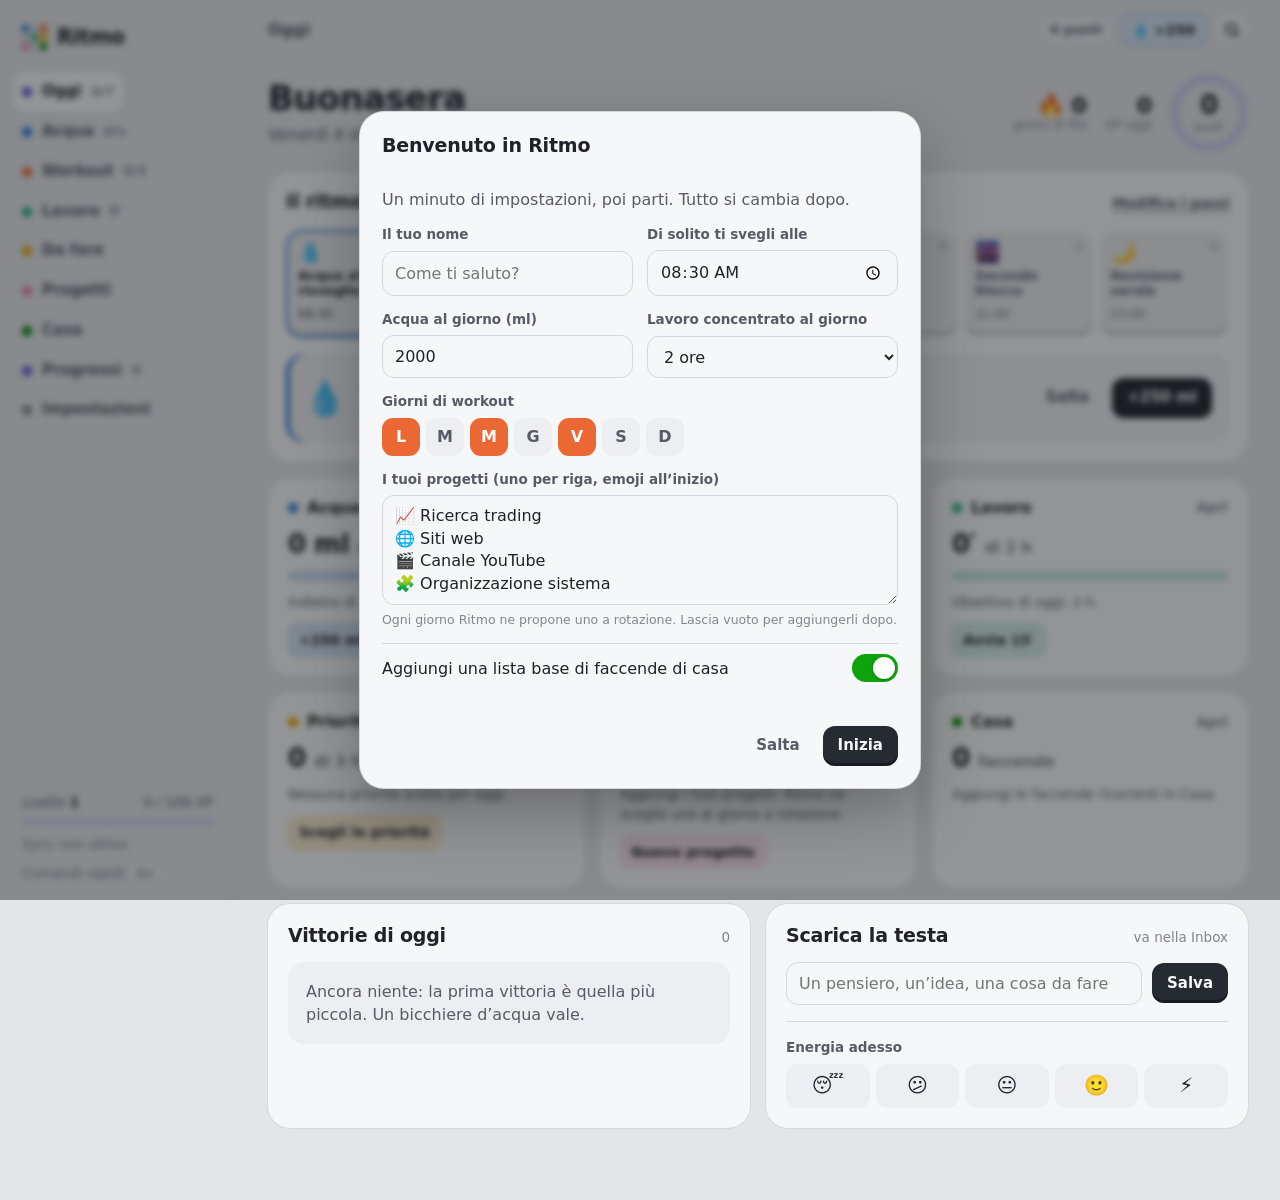
<file: docs/index.html>
<!DOCTYPE html>
<html lang="it">
<head>
<meta charset="utf-8">
<meta name="viewport" content="width=device-width, initial-scale=1, viewport-fit=cover">
<title>Ritmo</title>
<meta name="description" content="Ritmo: il tuo Daily OS. Acqua, workout, lavoro, attività, progetti e casa in un unico posto.">
<meta name="theme-color" content="#e3e5e8" media="(prefers-color-scheme: light)">
<meta name="theme-color" content="#101215" media="(prefers-color-scheme: dark)">
<meta name="mobile-web-app-capable" content="yes">
<meta name="apple-mobile-web-app-capable" content="yes">
<meta name="apple-mobile-web-app-title" content="Ritmo">
<meta name="apple-mobile-web-app-status-bar-style" content="default">
<meta name="format-detection" content="telephone=no">
<link rel="manifest" href="manifest.webmanifest">
<link rel="icon" href="icons/icon.svg" type="image/svg+xml">
<link rel="icon" href="icons/icon-192.png" sizes="192x192" type="image/png">
<link rel="apple-touch-icon" href="icons/apple-touch-icon.png">
<style>
/* ───────────── Ritmo · token di design ───────────── */
:root {
  color-scheme: light;
  --page: #e3e5e8;
  --panel: #f6f7f8;
  --inset: #eceef1;
  --line: #d5d8dd;
  --ink: #1f2228;
  --ink-2: #565b65;
  --muted: #80858e;
  --key: #262a31;
  --key-ink: #f6f7f8;
  --pad: #e8eaed;
  --pad-edge: #c6cad0;
  --acqua: #2a78d6; --workout: #eb6834; --lavoro: #1baf7a; --todo: #eda100;
  --progetti: #e87ba4; --casa: #008300; --progressi: #6250d6;
  --h0: #eceef1; --h1: #e5e4ff; --h2: #c6c3fd; --h3: #a097f2; --h4: #7c6bdf; --h5: #5a3dbd;
  --good: #0ca30c; --good-ink: #006300; --warn: #fab219; --serious: #ec835a; --crit: #d03b3b;
  --r-panel: 22px; --r-pad: 14px; --r-btn: 12px;
  --font: ui-rounded, "SF Pro Rounded", "Nunito", system-ui, -apple-system, "Segoe UI", sans-serif;
  --ease: cubic-bezier(.2, .8, .2, 1);
}
@media (prefers-color-scheme: dark) {
  :root:where(:not([data-theme="light"])) {
    color-scheme: dark;
    --page: #101215; --panel: #191c20; --inset: #22262b; --line: #2c3036;
    --ink: #eceef1; --ink-2: #b6bbc4; --muted: #8a8f98;
    --key: #eceef1; --key-ink: #15171a; --pad: #23272c; --pad-edge: #0b0c0e;
    --acqua: #3987e5; --workout: #d95926; --lavoro: #199e70; --todo: #c98500;
    --progetti: #d55181; --casa: #0ca30c; --progressi: #9085e9;
    --h0: #22262b; --h1: #2c2a46; --h2: #453f75; --h3: #655aaf; --h4: #887be2; --h5: #afa7ff;
    --good-ink: #0ca30c;
  }
}
:root[data-theme="dark"] {
  color-scheme: dark;
  --page: #101215; --panel: #191c20; --inset: #22262b; --line: #2c3036;
  --ink: #eceef1; --ink-2: #b6bbc4; --muted: #8a8f98;
  --key: #eceef1; --key-ink: #15171a; --pad: #23272c; --pad-edge: #0b0c0e;
  --acqua: #3987e5; --workout: #d95926; --lavoro: #199e70; --todo: #c98500;
  --progetti: #d55181; --casa: #0ca30c; --progressi: #9085e9;
  --h0: #22262b; --h1: #2c2a46; --h2: #453f75; --h3: #655aaf; --h4: #887be2; --h5: #afa7ff;
  --good-ink: #0ca30c;
}

/* ───────────── base ───────────── */
* { box-sizing: border-box; }
html { -webkit-text-size-adjust: 100%; }
body {
  margin: 0; background: var(--page); color: var(--ink);
  font: 16px/1.45 var(--font); -webkit-font-smoothing: antialiased;
  -webkit-tap-highlight-color: transparent;
}
button, input, select, textarea { font: inherit; color: inherit; }
button { cursor: pointer; }
a { color: inherit; }
:focus-visible { outline: 2px solid var(--progressi); outline-offset: 2px; border-radius: 6px; }
h1, h2, h3, p { margin: 0; }
.h1 { font-size: 34px; line-height: 1.1; font-weight: 800; letter-spacing: -.02em; }
h2, .h2 { font-size: 19px; line-height: 1.25; font-weight: 700; letter-spacing: -.01em; }
h3 { font-size: 16px; font-weight: 700; }
.sub { color: var(--ink-2); }
.muted { color: var(--muted); }
.small { font-size: 13.5px; }
.num { font-variant-numeric: tabular-nums; }
.sr { position: absolute; width: 1px; height: 1px; overflow: hidden; clip: rect(0 0 0 0); white-space: nowrap; }
.hidden { display: none !important; }

/* ───────────── struttura ───────────── */
.app { display: grid; grid-template-columns: 236px minmax(0, 1fr); min-height: 100vh; min-height: 100dvh; }
.side {
  position: sticky; top: 0; height: 100vh; height: 100dvh; overflow-y: auto;
  padding: 22px 12px 16px; display: flex; flex-direction: column; gap: 2px;
  border-right: 1px solid var(--line);
}
.brand { display: flex; align-items: center; gap: 10px; padding: 0 10px 18px; font-weight: 800; font-size: 21px; letter-spacing: -.02em; }
.logo { display: grid; grid-template-columns: repeat(3, 7px); gap: 2px; }
.logo i { width: 7px; height: 7px; border-radius: 2px; background: var(--pad-edge); }
.logo i.on { background: var(--c); }
.nav-item {
  display: grid; grid-template-columns: 10px 1fr auto; align-items: center; gap: 10px;
  padding: 9px 10px; border-radius: 10px; border: 0; background: none; text-align: left; color: var(--ink-2);
  font-weight: 600; font-size: 15px;
}
.nav-item:hover { background: var(--inset); color: var(--ink); }
.nav-item[aria-current="page"] { background: var(--panel); color: var(--ink); box-shadow: 0 0 0 1px var(--line); }
.dot { width: 10px; height: 10px; border-radius: 50%; background: var(--c, var(--muted)); flex: none; display: inline-block; }
.nav-meta { font-size: 13px; color: var(--muted); font-variant-numeric: tabular-nums; }
.side-foot { margin-top: auto; padding: 14px 10px 0; display: grid; gap: 10px; border-top: 1px solid var(--line); }
.level { display: grid; gap: 6px; font-size: 13.5px; color: var(--ink-2); }
.level b { color: var(--ink); }
.main-wrap { min-width: 0; }
.topbar {
  position: sticky; top: 0; z-index: 6; display: flex; align-items: center; gap: 10px;
  padding: 14px 32px; background: color-mix(in srgb, var(--page) 86%, transparent);
  -webkit-backdrop-filter: blur(14px); backdrop-filter: blur(14px);
}
.topbar .title { font-weight: 700; color: var(--ink-2); margin-right: auto; }
.topbar .mob-brand { display: none; }
#main { padding: 6px 32px 72px; max-width: 1140px; }
.tabbar { display: none; }
.tab {
  display: grid; justify-items: center; gap: 2px; padding: 6px 2px 4px; border: 0; background: none;
  color: var(--muted); font-size: 11.5px; font-weight: 600; border-radius: 12px;
}
.tab .ti { font-size: 21px; line-height: 1; filter: grayscale(1); opacity: .7; }
.tab[aria-current="page"] { color: var(--ink); }
.tab[aria-current="page"] .ti { filter: none; opacity: 1; }

@media (max-width: 860px) {
  .app { grid-template-columns: 1fr; }
  .side { display: none; }
  .topbar { padding: calc(10px + env(safe-area-inset-top)) 16px 10px; }
  .topbar .title { display: none; }
  .topbar .mob-brand { display: flex; margin-right: auto; padding: 0; font-size: 19px; }
  #top-score { display: none !important; }
  #main { padding: 4px 16px calc(104px + env(safe-area-inset-bottom)); }
  .tabbar {
    display: grid; grid-template-columns: repeat(5, 1fr); position: fixed; z-index: 20; left: 0; right: 0; bottom: 0;
    padding: 6px 8px calc(6px + env(safe-area-inset-bottom));
    background: color-mix(in srgb, var(--panel) 90%, transparent);
    -webkit-backdrop-filter: blur(18px); backdrop-filter: blur(18px); border-top: 1px solid var(--line);
  }
  .h1 { font-size: 29px; }
}

/* ───────────── blocchi ───────────── */
.stack { display: grid; gap: 16px; }
.view-head { display: flex; align-items: end; justify-content: space-between; gap: 16px; flex-wrap: wrap; margin: 6px 0 18px; }
.view-head .h1 { display: flex; align-items: center; gap: 12px; }
.view-head .h1 .dot { width: 14px; height: 14px; }
.panel { background: var(--panel); border-radius: var(--r-panel); padding: 20px; box-shadow: 0 0 0 1px var(--line); min-width: 0; }
.panel-head { display: flex; align-items: baseline; justify-content: space-between; flex-wrap: wrap; gap: 8px 12px; margin-bottom: 14px; }
.cols { display: grid; gap: 16px; grid-template-columns: repeat(2, minmax(0, 1fr)); }
.cols-3 { display: grid; gap: 16px; grid-template-columns: repeat(3, minmax(0, 1fr)); }
@media (max-width: 1080px) { .cols-3 { grid-template-columns: repeat(2, minmax(0, 1fr)); } }
@media (max-width: 720px) { .cols, .cols-3 { grid-template-columns: 1fr; } .panel { padding: 16px; } }
.list { list-style: none; margin: 0; padding: 0; }
.list > li { display: flex; align-items: center; gap: 12px; padding: 11px 0; border-top: 1px solid var(--line); min-width: 0; }
.list > li:first-child { border-top: 0; }
.grow { flex: 1; min-width: 0; }
.ellip { overflow: hidden; text-overflow: ellipsis; white-space: nowrap; }
.row { display: flex; align-items: center; gap: 10px; flex-wrap: wrap; }
.between { justify-content: space-between; }
.empty { padding: 18px; border-radius: 16px; background: var(--inset); color: var(--ink-2); }
.empty b { color: var(--ink); }
hr.sep { border: 0; border-top: 1px solid var(--line); margin: 16px 0; }

/* ───────────── bottoni ───────────── */
.btn {
  display: inline-flex; align-items: center; justify-content: center; gap: 8px;
  min-height: 40px; padding: 0 15px; border-radius: var(--r-btn); border: 0;
  background: var(--inset); color: var(--ink); font-weight: 650; font-size: 15px; white-space: nowrap;
  box-shadow: inset 0 -2px 0 color-mix(in srgb, var(--ink) 9%, transparent);
  transition: transform .08s, background .15s;
}
.btn:hover { background: color-mix(in srgb, var(--ink) 9%, var(--inset)); }
.btn:active { transform: translateY(1px); box-shadow: none; }
.btn.key { background: var(--key); color: var(--key-ink); box-shadow: inset 0 -3px 0 rgba(0,0,0,.35); }
.btn.key:hover { background: color-mix(in srgb, var(--key) 88%, var(--page)); }
.btn.tint { background: color-mix(in srgb, var(--c) 16%, var(--panel)); color: var(--ink); box-shadow: inset 0 0 0 1px color-mix(in srgb, var(--c) 45%, transparent); }
.btn.tint:hover { background: color-mix(in srgb, var(--c) 26%, var(--panel)); }
.btn.ghost { background: none; box-shadow: none; color: var(--ink-2); }
.btn.ghost:hover { background: var(--inset); color: var(--ink); }
.btn.sm { min-height: 32px; padding: 0 11px; font-size: 14px; border-radius: 10px; }
.btn.icon { width: 40px; padding: 0; }
.btn.sm.icon { width: 32px; }
.btn.danger { color: var(--crit); }
.btn[disabled] { opacity: .45; pointer-events: none; }
.btns { display: flex; flex-wrap: wrap; gap: 8px; }
.linkbtn { border: 0; background: none; padding: 0; color: var(--ink-2); font-weight: 600; text-decoration: underline; text-underline-offset: 3px; }
.kbd { font-size: 12px; padding: 1px 6px; border-radius: 6px; background: var(--inset); color: var(--muted); box-shadow: inset 0 -1px 0 var(--line); }

/* ───────────── chip, barre, anelli ───────────── */
.chip {
  display: inline-flex; align-items: center; gap: 5px; height: 24px; padding: 0 9px; border-radius: 99px;
  background: var(--inset); color: var(--ink-2); font-size: 13px; font-weight: 600; white-space: nowrap;
}
.chip.st-crit::before, .chip.st-warn::before, .chip.st-good::before { content: ""; width: 7px; height: 7px; border-radius: 50%; }
.chip.st-crit::before { background: var(--crit); }
.chip.st-warn::before { background: var(--warn); }
.chip.st-good::before { background: var(--good); }
.bar { position: relative; height: 10px; border-radius: 99px; background: color-mix(in srgb, var(--c) 20%, var(--inset)); }
.bar > i { position: absolute; inset: 0 auto 0 0; border-radius: 99px; background: var(--c); transition: width .6s var(--ease); }
.bar.thin { height: 6px; }
.bar.big { height: 18px; }
.bar .pace { position: absolute; top: -5px; bottom: -5px; width: 3px; margin-left: -1.5px; border-radius: 2px; background: var(--ink); box-shadow: 0 0 0 2px var(--panel); }
.ring { display: block; }
.ring .trk { stroke: color-mix(in srgb, var(--c) 20%, var(--inset)); }
.ring .val { stroke: var(--c); transition: stroke-dashoffset .7s var(--ease); }
.ring-wrap { position: relative; display: grid; place-items: center; }
.ring-wrap .ring-label { position: absolute; display: grid; justify-items: center; line-height: 1; }
.ring-label b { font-size: 26px; font-weight: 800; letter-spacing: -.02em; }
.ring-label span { font-size: 11.5px; color: var(--muted); margin-top: 4px; }

/* ───────────── Oggi: sequencer ───────────── */
.today-head { display: flex; align-items: center; justify-content: space-between; gap: 18px; margin: 8px 0 20px; }
.today-head .sub { margin-top: 6px; }
.head-stats { display: flex; align-items: center; gap: 18px; }
.mini-stat { display: grid; justify-items: end; line-height: 1.15; }
.mini-stat b { font-size: 22px; font-weight: 800; }
.mini-stat span { font-size: 12.5px; color: var(--muted); }
.seq { padding: 18px 18px 20px; }
.pads {
  list-style: none; margin: 0; padding: 4px 2px 12px; display: grid; grid-auto-flow: column;
  grid-auto-columns: minmax(92px, 1fr); gap: 8px; overflow-x: auto; scroll-snap-type: x proximity;
  scrollbar-width: none;
}
.pads::-webkit-scrollbar { display: none; }
.pads li { scroll-snap-align: start; }
.pad {
  position: relative; width: 100%; min-height: 104px; display: grid; grid-template-rows: auto 1fr auto; gap: 6px;
  padding: 10px 10px 12px; border: 0; border-radius: var(--r-pad); text-align: left;
  background: var(--pad); color: var(--ink-2); box-shadow: inset 0 -4px 0 var(--pad-edge);
  transition: background .25s var(--ease), transform .1s;
}
.pad:active { transform: translateY(2px); }
.pad .pe { font-size: 20px; line-height: 1; }
.pad .pl { font-size: 13px; font-weight: 700; line-height: 1.2; overflow: hidden; display: -webkit-box; -webkit-line-clamp: 2; -webkit-box-orient: vertical; }
.pad .pt { font-size: 12px; font-variant-numeric: tabular-nums; opacity: .8; }
.pad .led { position: absolute; top: 10px; right: 10px; width: 8px; height: 8px; border-radius: 50%; background: var(--pad-edge); }
.pad.is-done { background: var(--c); color: var(--on, #fff); box-shadow: inset 0 -4px 0 rgba(0,0,0,.25); }
.pad.is-done .led { background: var(--on, #fff); opacity: .85; }
.pad.is-now { color: var(--ink); box-shadow: inset 0 -4px 0 var(--pad-edge), 0 0 0 2px var(--c); }
.pad.is-now .led { background: var(--c); animation: beat 1.6s ease-in-out infinite; }
.pad.is-skip { opacity: .55; background-image: repeating-linear-gradient(135deg, transparent 0 7px, color-mix(in srgb, var(--ink) 7%, transparent) 7px 9px); }
.pad.lit { animation: lit .5s var(--ease); }
@keyframes beat { 0%, 100% { transform: scale(1); box-shadow: 0 0 0 0 color-mix(in srgb, var(--c) 55%, transparent); } 50% { transform: scale(1.25); box-shadow: 0 0 0 6px color-mix(in srgb, var(--c) 0%, transparent); } }
@keyframes lit { 0% { transform: scale(.94); filter: brightness(1.3); } 100% { transform: scale(1); filter: none; } }
.now {
  display: grid; grid-template-columns: auto 1fr auto; align-items: center; gap: 16px; margin-top: 6px;
  padding: 18px; border-radius: 18px; background: var(--inset);
  box-shadow: inset 4px 0 0 var(--c);
}
.now .ne { font-size: 34px; line-height: 1; }
.now h2 { font-size: 21px; }
.now p { color: var(--ink-2); margin-top: 3px; }
.now .btns { justify-content: flex-end; }
@media (max-width: 720px) {
  .now { grid-template-columns: auto 1fr; }
  .now .btns { grid-column: 1 / -1; justify-content: stretch; }
  .now .btns .btn.key { flex: 1; }
  .today-head { align-items: flex-start; }
  .head-stats .mini-stat { display: none; }
}
.done-day { display: flex; align-items: center; gap: 14px; }
.banner {
  display: flex; align-items: center; gap: 14px; padding: 14px 16px; border-radius: 16px;
  background: color-mix(in srgb, var(--progressi) 12%, var(--panel)); box-shadow: inset 0 0 0 1px color-mix(in srgb, var(--progressi) 35%, transparent);
}
.banner p { flex: 1; }

/* tessere area */
.tiles { display: grid; gap: 16px; grid-template-columns: repeat(3, minmax(0, 1fr)); }
@media (max-width: 1080px) { .tiles { grid-template-columns: repeat(2, minmax(0, 1fr)); } }
@media (max-width: 560px) { .tiles { grid-template-columns: 1fr; } }
.tile { display: grid; gap: 12px; align-content: start; }
.tile-head { display: flex; align-items: center; gap: 9px; }
.tile-head h2 { font-size: 16px; flex: 1; }
.tile-head .linkbtn { font-size: 13.5px; text-decoration: none; color: var(--muted); }
.tile .val { font-size: 26px; font-weight: 800; letter-spacing: -.02em; line-height: 1.1; }
.tile .val small { font-size: 15px; font-weight: 600; color: var(--muted); letter-spacing: 0; }
.tile .note { font-size: 13.5px; color: var(--ink-2); }
.check {
  flex: none; width: 24px; height: 24px; border-radius: 8px; border: 2px solid var(--line); background: var(--panel);
  display: grid; place-items: center; padding: 0; color: transparent; transition: background .2s, border-color .2s;
}
.check:hover { border-color: var(--c, var(--ink-2)); }
.check.on { background: var(--c, var(--good)); border-color: var(--c, var(--good)); color: var(--on, #fff); }
.check svg { width: 14px; height: 14px; }
.star { border: 0; background: none; padding: 2px; font-size: 17px; line-height: 1; filter: grayscale(1); opacity: .35; }
.star.on { filter: none; opacity: 1; }

.rowbtn { flex: 1; min-width: 0; margin: 0; padding: 0; border: 0; background: none; color: inherit; font: inherit; text-align: left; cursor: pointer; }
.rowbtn:focus-visible { outline: 2px solid var(--progressi); outline-offset: 3px; }
details.panel > summary { list-style: none; }
details.panel > summary::-webkit-details-marker { display: none; }
details.panel > summary::after { content: " ▾"; color: var(--muted); font-size: .8em; }
details.panel[open] > summary::after { content: " ▴"; }

/* ───────────── form ───────────── */
.field { display: grid; gap: 6px; }
.field > span { font-size: 13.5px; font-weight: 650; color: var(--ink-2); }
.field small { color: var(--muted); font-size: 12.5px; }
.inp, select.inp, textarea.inp {
  width: 100%; min-height: 42px; padding: 9px 12px; border-radius: 12px; border: 1px solid var(--line);
  background: var(--panel); font-size: 16px; outline: none; transition: border-color .15s, box-shadow .15s;
}
textarea.inp { min-height: 84px; resize: vertical; line-height: 1.4; }
.inp:focus { border-color: var(--progressi); box-shadow: 0 0 0 3px color-mix(in srgb, var(--progressi) 22%, transparent); }
.inp.sm { min-height: 34px; padding: 5px 9px; font-size: 15px; border-radius: 10px; }
.form { display: grid; gap: 14px; }
.form-2 { display: grid; gap: 14px; grid-template-columns: repeat(2, minmax(0, 1fr)); }
@media (max-width: 560px) { .form-2 { grid-template-columns: 1fr; } }
.seg { display: inline-flex; flex-wrap: wrap; gap: 4px; padding: 4px; border-radius: 14px; background: var(--inset); }
.seg button { border: 0; background: none; padding: 7px 12px; border-radius: 10px; font-weight: 650; font-size: 14px; color: var(--ink-2); }
.seg button[aria-pressed="true"] { background: var(--panel); color: var(--ink); box-shadow: 0 1px 0 var(--line), 0 0 0 1px var(--line); }
.seg button .muted { font-weight: 600; }
.wd { display: flex; gap: 6px; flex-wrap: wrap; }
.wd button { width: 38px; height: 38px; border-radius: 11px; border: 0; background: var(--inset); font-weight: 700; color: var(--ink-2); }
.wd button[aria-pressed="true"] { background: var(--c, var(--key)); color: var(--on, #fff); }
.toggle { display: flex; align-items: center; justify-content: space-between; gap: 12px; padding: 10px 0; border-top: 1px solid var(--line); }
.toggle:first-child { border-top: 0; }
.switch { position: relative; width: 46px; height: 28px; flex: none; }
.switch input { position: absolute; opacity: 0; inset: 0; margin: 0; cursor: pointer; }
.switch i { position: absolute; inset: 0; border-radius: 99px; background: var(--line); transition: background .2s; pointer-events: none; }
.switch i::after { content: ""; position: absolute; top: 3px; left: 3px; width: 22px; height: 22px; border-radius: 50%; background: #fff; box-shadow: 0 1px 2px rgba(0,0,0,.25); transition: transform .2s var(--ease); }
.switch input:checked + i { background: var(--good); }
.switch input:checked + i::after { transform: translateX(18px); }
.scale { display: flex; gap: 6px; }
.scale button { flex: 1; min-height: 44px; border-radius: 12px; border: 0; background: var(--inset); font-size: 20px; }
.scale button[aria-pressed="true"] { background: color-mix(in srgb, var(--progressi) 25%, var(--panel)); box-shadow: inset 0 0 0 2px var(--progressi); }
.preview { display: flex; flex-wrap: wrap; gap: 6px; min-height: 26px; margin-top: 8px; }

/* ───────────── timer ───────────── */
.timer { display: grid; grid-template-columns: auto 1fr; gap: 28px; align-items: center; }
@media (max-width: 720px) { .timer { grid-template-columns: 1fr; justify-items: center; text-align: center; } .timer .form { width: 100%; text-align: left; } }
.timer-face { position: relative; width: 236px; height: 236px; display: grid; place-items: center; }
.timer-face svg { position: absolute; inset: 0; }
.timer-face .tt { font-size: 52px; font-weight: 800; letter-spacing: -.03em; font-variant-numeric: tabular-nums; line-height: 1; }
.timer-face .tl { font-size: 13.5px; color: var(--muted); margin-top: 8px; text-align: center; max-width: 160px; }
.timer-face .inner { display: grid; justify-items: center; }

/* ───────────── progetti / casa ───────────── */
.proj { display: grid; gap: 12px; align-content: start; }
.proj-top { display: flex; align-items: flex-start; gap: 12px; }
.proj-emoji { font-size: 28px; line-height: 1; width: 44px; height: 44px; display: grid; place-items: center; border-radius: 13px; background: var(--inset); flex: none; }
.proj-name { font-weight: 750; font-size: 17px; line-height: 1.25; }
.next-act { font-size: 14px; color: var(--ink-2); padding: 10px 12px; border-radius: 12px; background: var(--inset); }
.next-act b { color: var(--ink); font-weight: 700; }
.ms li { padding: 8px 0; }
.list > li.chore { display: grid; grid-template-columns: minmax(0, 1fr) 140px auto auto; gap: 12px; }
.chore .c-due, .chore .c-done { justify-self: end; }
@media (max-width: 560px) {
  .list > li.chore { grid-template-columns: minmax(0, 1fr) auto; grid-template-areas: "name done" "bar due"; row-gap: 8px; }
  .chore .c-name { grid-area: name; } .chore .c-done { grid-area: done; } .chore .chore-bar { grid-area: bar; } .chore .c-due { grid-area: due; }
}
.fresh { --c: var(--casa); }
.fresh.st-warn { --c: var(--warn); }
.fresh.st-crit { --c: var(--crit); }

/* ───────────── grafici ───────────── */
.chart { width: 100%; height: auto; display: block; overflow: visible; }
.chart .grid { stroke: var(--line); stroke-width: 1; }
.chart .base { stroke: color-mix(in srgb, var(--ink) 25%, var(--line)); }
.chart .tick { fill: var(--muted); font-size: 11px; font-variant-numeric: tabular-nums; }
.heat .tick { font-size: 10px; }
.chart .goal { stroke: var(--ink-2); stroke-width: 1; }
.chart .hit { fill: transparent; cursor: default; }
.chart .hit:hover + .mark, .chart .hit:focus + .mark { filter: brightness(1.12); }
.chart .lbl { fill: var(--ink); font-size: 11.5px; font-weight: 700; }
.heat rect.c { rx: 3px; }
.legend { display: flex; align-items: center; gap: 6px; font-size: 12.5px; color: var(--muted); }
.legend i { width: 12px; height: 12px; border-radius: 3px; display: inline-block; }
details.data { margin-top: 10px; }
details.data summary { cursor: pointer; font-size: 13px; color: var(--muted); font-weight: 600; }
details.data table { width: 100%; border-collapse: collapse; margin-top: 8px; font-size: 13.5px; font-variant-numeric: tabular-nums; }
details.data td, details.data th { padding: 5px 4px; border-top: 1px solid var(--line); text-align: left; }
details.data th { color: var(--muted); font-weight: 600; }
details.data td:last-child, details.data th:last-child { text-align: right; }
.hbar { display: grid; grid-template-columns: minmax(84px, 34%) minmax(0, 1fr) auto; align-items: center; gap: 10px; font-size: 14px; padding: 5px 0; }
.hbar > span:first-child { min-width: 0; overflow: hidden; text-overflow: ellipsis; white-space: nowrap; }
.hscroll { overflow-x: auto; }
.chart.heat { max-width: 660px; min-width: 430px; }
.hbar .bar { height: 12px; border-radius: 4px; }
.hbar .bar > i { border-radius: 4px; }
.hbar .v { text-align: right; font-variant-numeric: tabular-nums; color: var(--ink-2); }
.stats { display: grid; gap: 12px; grid-template-columns: repeat(4, minmax(0, 1fr)); }
@media (max-width: 860px) { .stats { grid-template-columns: repeat(2, minmax(0, 1fr)); } }
.stat { display: grid; gap: 4px; align-content: start; }
.stat .label { font-size: 13.5px; color: var(--ink-2); font-weight: 600; display: flex; align-items: center; gap: 7px; }
.stat .value { font-size: 30px; font-weight: 800; letter-spacing: -.02em; line-height: 1.1; }
.stat .value small { font-size: 15px; color: var(--muted); font-weight: 600; letter-spacing: 0; }
.badges { display: grid; gap: 10px; grid-template-columns: repeat(auto-fill, minmax(150px, 1fr)); }
.badge { display: grid; gap: 4px; padding: 12px; border-radius: 14px; background: var(--inset); }
.badge b { font-size: 14px; }
.badge span { font-size: 12.5px; color: var(--ink-2); }
.badge.off { opacity: .5; }
.badge.off b::before { content: "🔒 "; }
.badge.on { background: color-mix(in srgb, var(--progressi) 14%, var(--panel)); box-shadow: inset 0 0 0 1px color-mix(in srgb, var(--progressi) 40%, transparent); }
.badge.on b::before { content: "🏅 "; }
.week-strip { display: grid; grid-template-columns: repeat(7, 1fr); gap: 6px; }
.wk { display: grid; justify-items: center; gap: 4px; padding: 8px 0 10px; border-radius: 12px; background: var(--pad); box-shadow: inset 0 -3px 0 var(--pad-edge); font-size: 12.5px; color: var(--ink-2); }
.wk b { font-size: 15px; }
.wk.plan { box-shadow: inset 0 -3px 0 var(--pad-edge), inset 0 0 0 2px color-mix(in srgb, var(--c) 55%, transparent); }
.wk.done { background: var(--c); color: #fff; box-shadow: inset 0 -3px 0 rgba(0,0,0,.25); }
.wk.today { outline: 2px solid var(--ink); outline-offset: 2px; }

/* ───────────── overlay: modali, palette, toast, tooltip ───────────── */
.overlay {
  position: fixed; inset: 0; z-index: 50; display: grid; place-items: center; padding: 20px;
  background: rgba(10, 12, 15, .42); -webkit-backdrop-filter: blur(3px); backdrop-filter: blur(3px);
  animation: fade .18s ease-out;
}
.sheet {
  width: min(560px, 100%); max-height: min(88vh, 860px); overflow: auto; background: var(--panel); border-radius: 24px;
  padding: 22px; box-shadow: 0 0 0 1px var(--line), 0 24px 60px rgba(0,0,0,.28); animation: rise .22s var(--ease);
}
.sheet.wide { width: min(720px, 100%); }
.sheet-head { display: flex; align-items: center; justify-content: space-between; gap: 12px; margin-bottom: 16px; }
.sheet-foot { display: flex; justify-content: flex-end; flex-wrap: wrap; gap: 8px; margin-top: 20px; }
.sheet-foot .spacer { margin-right: auto; }
@media (max-width: 560px) {
  .overlay { place-items: end stretch; padding: 0; }
  .sheet { width: 100%; max-height: 92vh; border-radius: 24px 24px 0 0; padding: 20px 18px calc(20px + env(safe-area-inset-bottom)); }
}
@keyframes fade { from { opacity: 0; } }
@keyframes rise { from { transform: translateY(14px); opacity: 0; } }
.palette { align-content: start; padding-top: 12vh; }
.palette .sheet { padding: 10px; }
.palette .inp { font-size: 18px; min-height: 52px; border: 0; box-shadow: none; background: var(--inset); }
.cmds { list-style: none; margin: 8px 0 0; padding: 0; max-height: 52vh; overflow: auto; }
.cmds li { display: flex; align-items: center; gap: 10px; padding: 10px 12px; border-radius: 12px; cursor: pointer; }
.cmds li[aria-selected="true"] { background: var(--inset); }
.cmds li .ce { width: 24px; text-align: center; }
.cmds li .muted { margin-left: auto; font-size: 13px; }
#toasts { position: fixed; z-index: 60; left: 50%; bottom: 24px; transform: translateX(-50%); display: grid; gap: 8px; width: min(440px, calc(100% - 24px)); pointer-events: none; }
@media (max-width: 860px) { #toasts { bottom: calc(86px + env(safe-area-inset-bottom)); } }
.toast {
  pointer-events: auto; display: flex; align-items: center; gap: 12px; padding: 12px 14px 12px 16px; border-radius: 16px;
  background: var(--key); color: var(--key-ink); box-shadow: 0 10px 30px rgba(0,0,0,.25); font-weight: 600; font-size: 15px;
  animation: rise .2s var(--ease);
}
.toast p { flex: 1; }
.toast button { border: 0; background: color-mix(in srgb, var(--key-ink) 16%, transparent); color: inherit; padding: 6px 10px; border-radius: 9px; font-weight: 700; }
.toast.warn { box-shadow: inset 4px 0 0 var(--warn), 0 10px 30px rgba(0,0,0,.25); }
#tip {
  position: fixed; z-index: 70; pointer-events: none; padding: 7px 10px; border-radius: 10px; background: var(--key); color: var(--key-ink);
  font-size: 13px; font-weight: 600; white-space: pre-line; max-width: 240px; box-shadow: 0 6px 18px rgba(0,0,0,.2);
}
.xpf { position: fixed; z-index: 80; pointer-events: none; font-weight: 800; font-size: 15px; color: var(--ink); animation: xpf .9s var(--ease) forwards; text-shadow: 0 1px 0 var(--panel); }
@keyframes xpf { from { transform: translate(-50%, 0); opacity: 1; } to { transform: translate(-50%, -46px); opacity: 0; } }
#confetti { position: fixed; inset: 0; z-index: 90; pointer-events: none; }

/* ───────────── terminale e widget ───────────── */
.tile.span2 { grid-column: span 2; }
@media (max-width: 560px) { .tile.span2 { grid-column: auto; } }
textarea.code, .term { font-family: ui-monospace, "SF Mono", Menlo, Consolas, monospace; }
textarea.code { font-size: 13px; line-height: 1.5; tab-size: 2; white-space: pre; }
.term-ov .sheet { padding: 0; overflow: hidden; background: #0e1013; box-shadow: 0 0 0 1px #2a2e35, 0 24px 60px rgba(0,0,0,.4); }
.term { display: grid; grid-template-rows: auto 1fr auto; height: min(78vh, 720px); color: #d7dce3; font-size: 13px; }
.term-head { display: flex; align-items: center; gap: 10px; padding: 10px 12px 10px 16px; border-bottom: 1px solid #23272e; font-family: var(--font); }
.term-head b { color: #fff; font-size: 15px; }
.term-head .btn.ghost { color: #aab2bd; }
.term-head .btn.ghost:hover { background: #1c2026; color: #fff; }
.term-head code { color: #9fe3b0; }
.term-out { overflow: auto; padding: 10px 16px; }
.tl { display: grid; grid-template-columns: 64px 80px 1fr; gap: 10px; padding: 2px 0; line-height: 1.45; }
.tl .tt { color: #5f6773; } .tl .ts { color: #7f8a99; overflow: hidden; text-overflow: ellipsis; }
.tl .tm { white-space: pre-wrap; word-break: break-word; }
.tl.error .tm, .tl.error .ts { color: #ff7a72; } .tl.warn .tm { color: #f3c05a; } .tl.ok .tm { color: #7fd99a; } .tl.cmd .tm { color: #fff; font-weight: 600; } .tl.cmd .ts { color: #9fe3b0; }
.term-in { display: flex; align-items: center; gap: 8px; padding: 10px 16px calc(10px + env(safe-area-inset-bottom)); border-top: 1px solid #23272e; color: #9fe3b0; }
.term-in input { flex: 1; min-width: 0; border: 0; outline: 0; background: none; color: #fff; font: inherit; font-size: 16px; }
@media (max-width: 560px) { .tl { grid-template-columns: 66px 1fr; } .tl .ts { display: none; } .term { height: 86vh; } }

@media (prefers-reduced-motion: reduce) {
  *, *::before, *::after { animation-duration: .001ms !important; animation-iteration-count: 1 !important; transition-duration: .001ms !important; }
}
@media print { .side, .topbar, .tabbar { display: none; } }

</style>
</head>
<body>
<div class="app">
  <aside class="side" aria-label="Navigazione">
    <div class="brand"><span class="logo" aria-hidden="true"><i class="on" style="--c:var(--acqua)"></i><i></i><i class="on" style="--c:var(--workout)"></i><i></i><i class="on" style="--c:var(--lavoro)"></i><i class="on" style="--c:var(--todo)"></i><i class="on" style="--c:var(--progetti)"></i><i></i><i class="on" style="--c:var(--casa)"></i></span>Ritmo</div>
    <nav id="nav"></nav>
    <div class="side-foot" id="side-foot"></div>
  </aside>
  <div class="main-wrap">
    <header class="topbar">
      <span class="title" id="top-title">Oggi</span>
      <span class="brand mob-brand"><span class="logo" aria-hidden="true"><i class="on" style="--c:var(--acqua)"></i><i></i><i class="on" style="--c:var(--workout)"></i><i></i><i class="on" style="--c:var(--lavoro)"></i><i class="on" style="--c:var(--todo)"></i><i class="on" style="--c:var(--progetti)"></i><i></i><i class="on" style="--c:var(--casa)"></i></span>Ritmo</span>
      <span id="top-score" class="row" style="gap:6px"></span>
      <button type="button" class="btn sm tint" style="--c:var(--acqua)" data-act="water" aria-label="Aggiungi un bicchiere d'acqua"><span>💧 +<span id="top-glass">250</span></span></button>
      <button type="button" class="btn sm icon" data-act="palette" aria-label="Comandi rapidi" title="Comandi rapidi (⌘K)"><svg width="18" height="18" viewBox="0 0 24 24" fill="none" stroke="currentColor" stroke-width="2.4" stroke-linecap="round" aria-hidden="true"><circle cx="11" cy="11" r="7"/><path d="M20 20l-3.5-3.5"/></svg></button>
    </header>
    <main id="main" tabindex="-1"></main>
  </div>
</div>
<nav class="tabbar" id="tabbar" aria-label="Sezioni"></nav>
<div id="toasts" aria-live="polite"></div>
<div id="tip" class="hidden" role="tooltip"></div>
<noscript><p style="padding:24px">Ritmo ha bisogno di JavaScript attivo.</p></noscript>
<script>
/* Ritmo · logica pura (nessun accesso al DOM): date, modello dati, merge per la sync,
   punteggio del giorno, serie, XP, traguardi, parser rapido delle attività, export .ics.
   Funziona sia nel browser sia in Node (per i test). */
(function (root) {
  'use strict';

  const DAY = 86400000;
  const pad2 = n => String(n).padStart(2, '0');
  const uid = (p = '') => p + Date.now().toString(36) + Math.random().toString(36).slice(2, 8);
  const clamp = (x, a, b) => Math.max(a, Math.min(b, x));

  /* ───────────── date (giorno "logico": inizia all'ora dayStart, es. 04:00) ───────────── */
  const dkOf = d => d.getFullYear() + '-' + pad2(d.getMonth() + 1) + '-' + pad2(d.getDate());
  function parseDK(dk) { const [y, m, d] = String(dk).split('-').map(Number); return new Date(y, m - 1, d); }
  const dayKey = (ts, startHour) => dkOf(new Date(ts - (startHour || 0) * 3600000));
  function addDays(dk, n) { const d = parseDK(dk); d.setDate(d.getDate() + n); return dkOf(d); }
  const diffDays = (a, b) => Math.round((parseDK(a) - parseDK(b)) / DAY);
  const weekdayOf = dk => parseDK(dk).getDay(); // 0 = domenica
  function mondayOf(dk) { const d = parseDK(dk); d.setDate(d.getDate() - ((d.getDay() + 6) % 7)); return dkOf(d); }
  function weekKey(dk) {
    const t = parseDK(dk); t.setDate(t.getDate() - ((t.getDay() + 6) % 7) + 3); // giovedì della settimana ISO
    const y = t.getFullYear(); const f = new Date(y, 0, 4); f.setDate(f.getDate() - ((f.getDay() + 6) % 7) + 3);
    return y + '-W' + pad2(1 + Math.round((t - f) / (7 * DAY)));
  }
  function hm(s) { const [h, m] = String(s || '0:0').split(':').map(Number); return (h || 0) * 60 + (m || 0); }
  const minOfDay = ts => { const d = new Date(ts); return d.getHours() * 60 + d.getMinutes(); };
  function dayStartTs(dk, startHour) { const d = parseDK(dk); d.setHours(startHour || 0, 0, 0, 0); return d.getTime(); }
  const dayEndTs = (dk, startHour) => dayStartTs(addDays(dk, 1), startHour) - 1;
  function nextWeekday(todayDK, wd) { const diff = ((wd - weekdayOf(todayDK) + 7) % 7) || 7; return addDays(todayDK, diff); }

  /* ───────────── costanti di dominio ───────────── */
  const AREAS = [
    { id: 'oggi', name: 'Oggi', emoji: '☀️', color: 'progressi' },
    { id: 'acqua', name: 'Acqua', emoji: '💧', color: 'acqua' },
    { id: 'workout', name: 'Workout', emoji: '🏋️', color: 'workout' },
    { id: 'lavoro', name: 'Lavoro', emoji: '⏱️', color: 'lavoro' },
    { id: 'todo', name: 'Da fare', emoji: '✅', color: 'todo' },
    { id: 'progetti', name: 'Progetti', emoji: '🧭', color: 'progetti' },
    { id: 'casa', name: 'Casa', emoji: '🏠', color: 'casa' },
    { id: 'progressi', name: 'Progressi', emoji: '📈', color: 'progressi' },
  ];
  const MUSCLES = ['Petto', 'Schiena', 'Spalle', 'Braccia', 'Core', 'Gambe', 'Glutei', 'Cardio'];
  const WORKOUT_TYPES = [
    { id: 'circuito', name: 'Circuito casa', emoji: '♾️', groups: ['Petto', 'Braccia', 'Core', 'Gambe', 'Glutei'], min: 20, rpe: 7 },
    { id: 'forza', name: 'Forza', emoji: '🏋️', groups: [], min: 45, rpe: 7 },
    { id: 'corsa', name: 'Corsa', emoji: '🏃', groups: ['Cardio', 'Gambe'], min: 30, rpe: 6 },
    { id: 'camminata', name: 'Camminata', emoji: '🚶', groups: ['Cardio'], min: 40, rpe: 3 },
    { id: 'sport', name: 'Sport', emoji: '⚽', groups: ['Cardio', 'Gambe'], min: 60, rpe: 6 },
    { id: 'mobilita', name: 'Mobilità', emoji: '🧘', groups: [], min: 15, rpe: 3 },
  ];
  const FOCUS_MODES = {
    block: { name: 'Blocco 15′', work: 15, brk: 3 },
    pomodoro: { name: 'Pomodoro 25/5', work: 25, brk: 5 },
    deep: { name: 'Deep 50/10', work: 50, brk: 10 },
    free: { name: 'Libero', work: 0, brk: 0 },
  };
  const OS_TYPES = {
    water: { name: 'Acqua', area: 'acqua' }, plan: { name: 'Priorità', area: 'todo' },
    focus: { name: 'Blocco di lavoro', area: 'lavoro' }, chore: { name: 'Faccenda', area: 'casa' },
    workout: { name: 'Workout', area: 'workout' }, review: { name: 'Revisione', area: 'progressi' },
    custom: { name: 'Personalizzato', area: 'progetti' },
  };
  const CHORE_AREAS = ['Cucina', 'Bagno', 'Camera', 'Generale'];

  function defaultOS() {
    return [
      { id: 'os1', type: 'water', label: 'Acqua al risveglio', emoji: '💧', time: '08:30' },
      { id: 'os2', type: 'plan', label: 'Le 3 priorità', emoji: '🎯', time: '09:00' },
      { id: 'os3', type: 'focus', label: 'Blocco sul progetto', emoji: '⏱️', time: '09:30' },
      { id: 'os4', type: 'chore', label: 'Una faccenda', emoji: '🧽', time: '15:00' },
      { id: 'os5', type: 'workout', label: 'Workout', emoji: '🏋️', time: '18:00', workoutDaysOnly: true },
      { id: 'os6', type: 'focus', label: 'Secondo blocco', emoji: '🌆', time: '21:00' },
      { id: 'os7', type: 'review', label: 'Revisione serale', emoji: '🌙', time: '23:00' },
    ];
  }
  function defaultSettings() {
    return {
      name: '',
      dayStart: 4,
      wake: '08:30',
      water: { goal: 2000, bonus: 500, glass: 250, sizes: [150, 250, 330, 500], start: '09:00', end: '23:00', every: 90, plan: '' },
      workout: { perWeek: 3, days: [1, 3, 5], time: '18:00', plan: '' },
      work: { target: 120, days: [1, 2, 3, 4, 5], start: '09:30', mode: 'block', plan: '' },
      chores: { time: '15:00' },
      review: { time: '23:00', weeklyTime: '10:00' },
      remind: { water: true, workout: true, work: true, chores: true, review: true, weekly: true },
      os: defaultOS(),
      trackers: [],
      threshold: 60,
      weights: { water: 1, workout: 1, focus: 1.5, tasks: 1, chores: 0.75, os: 1 },
      u: 0,
    };
  }
  function seedChores(now) {
    const list = [
      ['Piatti / lavastoviglie', 'Cucina', 1, 10], ['Pulire il piano cucina', 'Cucina', 3, 5],
      ['Spazzatura e differenziata', 'Cucina', 3, 5], ['Rifare il letto', 'Camera', 1, 2],
      ['Riordinare la scrivania', 'Camera', 7, 10], ['Cambiare le lenzuola', 'Camera', 14, 15],
      ['Lavandino e specchio', 'Bagno', 7, 10], ['Bagno a fondo', 'Bagno', 14, 30],
      ['Lavatrice', 'Generale', 5, 10], ['Stendere e piegare', 'Generale', 5, 15],
      ['Aspirapolvere', 'Generale', 7, 20], ['Spesa', 'Generale', 7, 45],
    ];
    // partono "a metà", così non scadono tutte il primo giorno
    return list.map(([name, area, every, min], i) => ({
      id: 'c' + now.toString(36) + i, name, area, every, min, created: now,
      base: now - every * DAY * (0.35 + 0.4 * ((i * 7) % 10) / 10), u: now,
    }));
  }

  /* ───────────── stato, normalizzazione ───────────── */
  const COLLECTIONS = ['water', 'workouts', 'focus', 'tasks', 'projects', 'chores', 'choreLogs', 'goals', 'logs', 'widgets'];
  const MAPS = ['days', 'weeks'];
  function emptyState(now) {
    return {
      v: 1, settings: defaultSettings(),
      water: [], workouts: [], focus: [], tasks: [], projects: [], chores: [], choreLogs: [], goals: [], logs: [], widgets: [],
      days: {}, weeks: {}, timer: { status: 'idle', u: 0 }, meta: { created: now, onboarded: false },
    };
  }
  const isObj = x => !!x && typeof x === 'object' && !Array.isArray(x);
  function deepDefaults(obj, def) {
    if (Array.isArray(def)) return Array.isArray(obj) ? obj : def.slice();
    if (isObj(def)) {
      const out = isObj(obj) ? { ...obj } : {};
      for (const k in def) out[k] = deepDefaults(out[k], def[k]);
      return out;
    }
    return obj === undefined || obj === null ? def : obj;
  }
  function normalize(s, now) {
    const base = emptyState(now || Date.now());
    if (!isObj(s)) return base;
    const out = { v: 1 };
    out.settings = deepDefaults(s.settings, base.settings);
    for (const c of COLLECTIONS) out[c] = Array.isArray(s[c]) ? s[c].filter(r => isObj(r) && r.id) : [];
    for (const m of MAPS) out[m] = isObj(s[m]) ? s[m] : {};
    out.timer = isObj(s.timer) ? s.timer : base.timer;
    out.meta = { ...base.meta, ...(isObj(s.meta) ? s.meta : {}) };
    return out;
  }

  /* ───────────── merge per la sync (last-write-wins per record, tombstone d:1) ───────────── */
  function canon(x) { // JSON con chiavi ordinate: confronti stabili tra dispositivi
    if (Array.isArray(x)) return '[' + x.map(canon).join(',') + ']';
    if (isObj(x)) return '{' + Object.keys(x).sort().filter(k => x[k] !== undefined).map(k => JSON.stringify(k) + ':' + canon(x[k])).join(',') + '}';
    return JSON.stringify(x === undefined ? null : x);
  }
  function newer(a, b) {
    if (a === undefined || a === null) return b;
    if (b === undefined || b === null) return a;
    const ua = +a.u || 0, ub = +b.u || 0;
    if (ua !== ub) return ua > ub ? a : b;
    return canon(a) >= canon(b) ? a : b; // pareggio deterministico
  }
  function mergeArr(a, b) {
    const map = new Map();
    for (const r of a || []) map.set(r.id, r);
    for (const r of b || []) { const x = map.get(r.id); map.set(r.id, x ? newer(x, r) : r); }
    return [...map.values()];
  }
  const isRec = x => isObj(x) && 'u' in x;
  function mergeDeep(a, b) { // per days/weeks: i "fogli" sono {v,u}
    if (a === undefined) return b;
    if (b === undefined) return a;
    if (isRec(a) || isRec(b)) return newer(a, b);
    if (isObj(a) && isObj(b)) {
      const out = {};
      for (const k of new Set([...Object.keys(a), ...Object.keys(b)])) out[k] = mergeDeep(a[k], b[k]);
      return out;
    }
    return a;
  }
  function merge(local, remote) {
    if (!isObj(remote)) return normalize(local);
    const L = normalize(local), R = normalize(remote);
    const out = { v: 1 };
    out.settings = newer(L.settings, R.settings);
    for (const c of COLLECTIONS) out[c] = mergeArr(L[c], R[c]);
    for (const m of MAPS) out[m] = mergeDeep(L[m], R[m]) || {};
    out.timer = newer(L.timer, R.timer);
    const created = Math.min(+L.meta.created || Infinity, +R.meta.created || Infinity);
    out.meta = { created: isFinite(created) ? created : Date.now(), onboarded: !!(L.meta.onboarded || R.meta.onboarded) };
    return out;
  }
  function prune(s, now, keepDays = 90) {
    const lim = now - keepDays * DAY;
    for (const c of COLLECTIONS) s[c] = s[c].filter(r => !(r.d && (+r.u || 0) < lim));
    return s;
  }

  /* ───────────── indice per giorno (ricalcolato solo quando i dati cambiano) ───────────── */
  function buildIndex(s, now) {
    const sh = s.settings.dayStart;
    const dk = ts => dayKey(ts, sh);
    const live = {};
    for (const c of COLLECTIONS) live[c] = s[c].filter(r => !r.d);
    const choreIds = new Set(live.chores.map(c => c.id));
    live.choreLogs = live.choreLogs.filter(l => choreIds.has(l.choreId));
    const I = {
      live, today: dk(now), firstDay: dk(+s.meta.created || now), sh,
      waterByDay: {}, waterLast: {}, workoutsByDay: {}, focusByDay: {}, focusSessionsByDay: {},
      tasksDoneByDay: {}, choreDoneByDay: {}, choreLogsBy: {}, milestonesByDay: {}, logsByDay: {},
    };
    for (const l of live.logs) (I.logsByDay[dk(l.ts)] ||= []).push(l);
    for (const w of live.water) { const k = dk(w.ts); I.waterByDay[k] = (I.waterByDay[k] || 0) + (+w.ml || 0); I.waterLast[k] = Math.max(I.waterLast[k] || 0, w.ts); }
    for (const w of live.workouts) (I.workoutsByDay[dk(w.ts)] ||= []).push(w);
    for (const f of live.focus) { const k = dk(f.start); I.focusByDay[k] = (I.focusByDay[k] || 0) + (+f.min || 0); (I.focusSessionsByDay[k] ||= []).push(f); }
    for (const t of live.tasks) if (t.done) (I.tasksDoneByDay[dk(t.done)] ||= []).push(t);
    for (const l of live.choreLogs) { (I.choreLogsBy[l.choreId] ||= []).push(l.ts); (I.choreDoneByDay[dk(l.ts)] ||= []).push(l); }
    for (const id in I.choreLogsBy) I.choreLogsBy[id].sort((a, b) => a - b);
    for (const p of live.projects) for (const m of p.milestones || []) if (m.done) (I.milestonesByDay[dk(m.done)] ||= []).push({ p, m });
    if (I.firstDay > I.today) I.firstDay = I.today;
    return I;
  }

  /* ───────────── aree ───────────── */
  const waterGoal = (s, I, dkey) => (+s.settings.water.goal || 2000) + ((I.workoutsByDay[dkey] || []).length ? (+s.settings.water.bonus || 0) : 0);
  function waterPace(s, I, now) {
    const st = s.settings.water; const goal = waterGoal(s, I, I.today); const ml = I.waterByDay[I.today] || 0;
    let t = minOfDay(now); if (t < (s.settings.dayStart || 0) * 60) t += 1440;
    const a = hm(st.start), b = hm(st.end);
    const frac = b > a ? clamp((t - a) / (b - a), 0, 1) : 1;
    const expected = Math.round((goal * frac) / 50) * 50;
    return { goal, ml, expected, delta: ml - expected, frac };
  }
  function choreLast(I, c, T) {
    const logs = I.choreLogsBy[c.id] || [];
    for (let i = logs.length - 1; i >= 0; i--) if (logs[i] <= T) return logs[i];
    return +c.base || +c.created || T;
  }
  function freshness(I, c, T) { return 1 - (T - choreLast(I, c, T)) / (Math.max(1, +c.every || 7) * DAY); }
  function choreDueIn(I, c, T) { return Math.ceil((choreLast(I, c, T) + Math.max(1, +c.every || 7) * DAY - T) / DAY); }

  function osSteps(s, I, dkey) {
    const wd = weekdayOf(dkey);
    const wday = s.settings.workout.days.includes(wd) || (I.workoutsByDay[dkey] || []).length > 0;
    return (s.settings.os || []).filter(st => !(st.workoutDaysOnly && !wday));
  }
  function osStatus(s, I, dkey) {
    const day = s.days[dkey] || {}; const os = day.os || {};
    const water = I.waterByDay[dkey] || 0;
    const focusN = (I.focusSessionsByDay[dkey] || []).filter(f => (+f.min || 0) >= 10).length;
    const choreN = (I.choreDoneByDay[dkey] || []).length;
    const workoutN = (I.workoutsByDay[dkey] || []).length;
    const topN = I.live.tasks.filter(t => t.star === dkey).length;
    const reviewed = !!(day.review && day.review.v);
    const used = { focus: 0, chore: 0, workout: 0 };
    const avail = { focus: focusN, chore: choreN, workout: workoutN };
    return osSteps(s, I, dkey).map(st => {
      const m = os[st.id] && os[st.id].v;
      if (m === 'done') return { ...st, state: 'done', auto: false };
      let auto = false;
      if (st.type === 'water') auto = water > 0;
      else if (st.type === 'plan') auto = topN > 0;
      else if (st.type === 'review') auto = reviewed;
      else if (st.type in used && used[st.type] < avail[st.type]) { auto = true; used[st.type]++; }
      return { ...st, state: auto ? 'done' : m === 'skip' ? 'skip' : 'todo', auto };
    });
  }

  function projectOfDay(s, I, dkey) {
    const active = I.live.projects.filter(p => p.status === 'active');
    if (!active.length) return null;
    const manual = s.days[dkey] && s.days[dkey].potd && s.days[dkey].potd.v;
    const m = manual && active.find(p => p.id === manual);
    if (m) return m;
    const start = dayStartTs(dkey, s.settings.dayStart);
    const last = p => { let t = 0; for (const f of I.live.focus) if (f.projectId === p.id && f.start < start && f.start > t) t = f.start; return t || +p.created || 0; };
    const pri = active.filter(p => p.priority);
    return (pri.length ? pri : active).slice().sort((a, b) => last(a) - last(b) || String(a.id).localeCompare(String(b.id)))[0];
  }

  /* ───────────── punteggio, serie, XP, traguardi ───────────── */
  function dayScore(s, I, dkey, now) {
    if (dkey < I.firstDay || dkey > I.today) return null;
    const st = s.settings, W = st.weights || {}, wd = weekdayOf(dkey), parts = {};
    parts.water = clamp((I.waterByDay[dkey] || 0) / waterGoal(s, I, dkey), 0, 1);
    const wo = (I.workoutsByDay[dkey] || []).length;
    if (st.workout.days.includes(wd) || wo) parts.workout = wo ? 1 : 0;
    if (st.work.days.includes(wd)) parts.focus = clamp((I.focusByDay[dkey] || 0) / Math.max(1, +st.work.target || 60), 0, 1);
    const end = dayEndTs(dkey, st.dayStart);
    const doneN = (I.tasksDoneByDay[dkey] || []).length;
    const openDue = I.live.tasks.filter(t => t.due && t.due <= dkey && (!t.done || t.done > end) && (+t.created || 0) <= end).length;
    if (doneN + openDue > 0) parts.tasks = doneN / (doneN + openDue);
    const T = Math.min(end, now);
    const ch = I.live.chores.filter(c => (+c.created || 0) <= T);
    if (ch.length) parts.chores = ch.filter(c => freshness(I, c, T) > 0).length / ch.length;
    const os = osStatus(s, I, dkey).filter(x => x.state !== 'skip');
    if (os.length) parts.os = os.filter(x => x.state === 'done').length / os.length;
    let num = 0, den = 0;
    for (const k in parts) { const w = W[k] === undefined ? 1 : +W[k]; num += w * parts[k]; den += w; }
    return { score: den ? Math.round((100 * num) / den) : null, parts };
  }
  function streakInfo(s, I, now) {
    const thr = +s.settings.threshold || 60;
    let run = 0, best = 0, lastFreeze = -99, i = 0;
    const scores = {}, freezes = [];
    for (let d = I.firstDay; d <= I.today; d = addDays(d, 1), i++) {
      const r = dayScore(s, I, d, now); scores[d] = r;
      const sc = r && r.score;
      if (sc !== null && sc >= thr) run++;
      else if (d === I.today) { /* giornata in corso: non rompe la serie */ }
      else if (run > 0 && i - lastFreeze >= 7) { lastFreeze = i; freezes.push(d); } // giorno jolly
      else run = 0;
      best = Math.max(best, run);
    }
    return { current: run, best, freezes, scores, jollyReady: i - 1 - lastFreeze >= 7, threshold: thr };
  }
  function levelOf(xp) {
    let level = 1, need = 100, rest = xp;
    while (rest >= need) { rest -= need; level++; need = 100 + 50 * (level - 1); }
    return { level, into: rest, need };
  }
  function xpInfo(s, I, now, scores) {
    let xp = 0; const byDay = {}; const sh = s.settings.dayStart;
    const add = (dk, n) => { xp += n; byDay[dk] = (byDay[dk] || 0) + n; };
    for (const dk in I.waterByDay) { const g = waterGoal(s, I, dk); add(dk, Math.floor(Math.min(I.waterByDay[dk], g) / 250)); if (I.waterByDay[dk] >= g) add(dk, 10); }
    for (const w of I.live.workouts) add(dayKey(w.ts, sh), 25);
    for (const f of I.live.focus) add(dayKey(f.start, sh), Math.round(((+f.min || 0) * 2) / 3));
    for (const t of I.live.tasks) if (t.done) add(dayKey(t.done, sh), t.prio === 1 ? 10 : 5);
    for (const l of I.live.choreLogs) add(dayKey(l.ts, sh), 8);
    for (const dk in I.milestonesByDay) add(dk, 30 * I.milestonesByDay[dk].length);
    for (const dk in scores || {}) { const sc = scores[dk] && scores[dk].score; if (sc >= 100) add(dk, 40); else if (sc >= 80) add(dk, 20); }
    for (const dk in s.days) if (s.days[dk] && s.days[dk].review && s.days[dk].review.v) add(dk, 15);
    for (const wk in s.weeks) if (s.weeks[wk] && s.weeks[wk].review && s.weeks[wk].review.v) xp += 30;
    return { xp, today: byDay[I.today] || 0, byDay, ...levelOf(xp) };
  }
  function achievements(s, I, streak, xp) {
    const L = I.live;
    const totalFocus = L.focus.reduce((a, f) => a + (+f.min || 0), 0);
    let wrun = 0, wbest = 0;
    for (let d = I.firstDay; d <= I.today; d = addDays(d, 1)) {
      if ((I.waterByDay[d] || 0) >= waterGoal(s, I, d)) { wrun++; wbest = Math.max(wbest, wrun); } else if (d !== I.today) wrun = 0;
    }
    const weeks = {};
    for (const w of L.workouts) { const k = weekKey(dayKey(w.ts, s.settings.dayStart)); weeks[k] = (weeks[k] || 0) + 1; }
    const perfect = Object.values(streak.scores).some(r => r && r.score === 100);
    const reviews = Object.values(s.weeks).filter(w => w && w.review && w.review.v).length;
    const any = L.water.length + L.tasks.length + L.focus.length + L.workouts.length + L.choreLogs.length > 0;
    return [
      ['first', 'Primo passo', 'La prima azione registrata', any],
      ['water7', 'Sette giorni idratato', 'Obiettivo acqua per 7 giorni di fila', wbest >= 7],
      ['week', 'Settimana piena', 'Obiettivo workout settimanale raggiunto', Object.values(weeks).some(n => n >= s.settings.workout.perWeek)],
      ['focus10', '10 ore di focus', 'Totale del lavoro concentrato', totalFocus >= 600],
      ['focus100', '100 blocchi', 'Sessioni di lavoro completate', L.focus.length >= 100],
      ['streak7', '7 giorni di ritmo', 'Serie di 7 giorni sopra soglia', streak.best >= 7],
      ['streak30', '30 giorni di ritmo', 'Serie di 30 giorni sopra soglia', streak.best >= 30],
      ['streak66', '66 giorni', 'Il tempo mediano per un’abitudine (Lally 2010)', streak.best >= 66],
      ['chores50', 'Casa curata', '50 faccende fatte', L.choreLogs.length >= 50],
      ['tasks100', 'Cento cose fatte', '100 attività completate', L.tasks.filter(t => t.done).length >= 100],
      ['project', 'Progetto chiuso', 'Hai completato un progetto', L.projects.some(p => p.status === 'done')],
      ['perfect', 'Giornata perfetta', 'Punteggio 100 in un giorno', perfect],
      ['review4', 'Quattro revisioni', '4 revisioni settimanali', reviews >= 4],
      ['level5', 'Livello 5', 'Hai raggiunto il livello 5', xp.level >= 5],
    ].map(([id, name, desc, ok]) => ({ id, name, desc, ok: !!ok }));
  }
  function weekStats(s, I, monday, now) {
    const days = [...Array(7)].map((_, i) => addDays(monday, i));
    const r = { days, waterHit: 0, workouts: 0, focus: 0, tasks: 0, chores: 0, avg: null };
    let sum = 0, n = 0;
    for (const d of days) {
      if ((I.waterByDay[d] || 0) >= waterGoal(s, I, d)) r.waterHit++;
      r.workouts += (I.workoutsByDay[d] || []).length; r.focus += I.focusByDay[d] || 0;
      r.tasks += (I.tasksDoneByDay[d] || []).length; r.chores += (I.choreDoneByDay[d] || []).length;
      const sc = dayScore(s, I, d, now); if (sc && sc.score !== null) { sum += sc.score; n++; }
    }
    r.avg = n ? Math.round(sum / n) : null;
    return r;
  }
  function muscleCoverage(I, now) {
    const last = {};
    for (const w of I.live.workouts) for (const g of w.groups || []) last[g] = Math.max(last[g] || 0, w.ts);
    return MUSCLES.map(g => ({ g, last: last[g] || null, days: last[g] ? Math.floor((now - last[g]) / DAY) : null }));
  }
  function nextDue(dk, rep) {
    const n = Math.max(1, +rep.n || 1);
    if (rep.unit === 'd') return addDays(dk, n);
    if (rep.unit === 'w') return addDays(dk, 7 * n);
    const d = parseDK(dk); const day = d.getDate(); d.setDate(1); d.setMonth(d.getMonth() + n);
    d.setDate(Math.min(day, new Date(d.getFullYear(), d.getMonth() + 1, 0).getDate()));
    return dkOf(d);
  }

  /* ───────────── parser rapido: "Chiamare commercialista domani #srl !alta" ───────────── */
  const WD = { domenica: 0, dom: 0, lunedì: 1, lunedi: 1, lun: 1, martedì: 2, martedi: 2, mar: 2, mercoledì: 3, mercoledi: 3, mer: 3, giovedì: 4, giovedi: 4, gio: 4, venerdì: 5, venerdi: 5, ven: 5, sabato: 6, sab: 6 };
  const norm = x => String(x || '').toLowerCase().normalize('NFD').replace(/[\u0300-\u036f]/g, '').replace(/[^a-z0-9]/g, '');
  function matchProject(projects, name) {
    const q = norm(name); if (!q) return null;
    const ps = (projects || []).filter(p => !p.d && p.status !== 'done');
    return ps.find(p => norm(p.name) === q) || ps.find(p => norm(p.name).startsWith(q)) || ps.find(p => norm(p.name).includes(q)) || null;
  }
  function dateFrom(today, d, m, y) {
    if (!(d >= 1 && d <= 31 && m >= 1 && m <= 12)) return null;
    const t = parseDK(today);
    let year = y ? (+y < 100 ? 2000 + +y : +y) : t.getFullYear();
    let dt = new Date(year, m - 1, d);
    if (dt.getMonth() !== m - 1) return null;
    if (!y && dkOf(dt) < today) dt = new Date(year + 1, m - 1, d);
    return dkOf(dt);
  }
  function parseQuick(text, today, projects) {
    const out = { title: '', due: null, prio: null, projectId: null, projectName: null, quick: false, repeat: null, star: false };
    let t = ' ' + String(text || '').trim() + ' ';
    const take = (re, fn) => { t = t.replace(re, (...m) => (fn(...m) === false ? m[0] : ' ')); };
    take(/\s(?:ogni|every)\s+(\d+\s+)?(giorni|giorno|settimane|settimana|mesi|mese)(?=\s)/i, (m, n, u) => {
      out.repeat = { n: parseInt(n, 10) || 1, unit: /^g/i.test(u) ? 'd' : /^s/i.test(u) ? 'w' : 'm' };
    });
    take(/\s!(1|2|3|alta|media|bassa)(?=\s)/i, (m, p) => { out.prio = { 1: 1, alta: 1, 2: 2, media: 2, 3: 3, bassa: 3 }[p.toLowerCase()]; });
    take(/\s(?:⚡|!q|!2min)(?=\s)/i, () => { out.quick = true; });
    take(/\s\*(?=\s)/, () => { out.star = true; });
    take(/\s#([^\s#]+)(?=\s)/, (m, name) => { const p = matchProject(projects, name); if (!p) return false; out.projectId = p.id; out.projectName = p.name; });
    take(/\s@?(oggi|stasera)(?=\s)/i, () => { out.due = today; });
    take(/\s@?(dopodomani)(?=\s)/i, () => { out.due = addDays(today, 2); });
    take(/\s@?(domani)(?=\s)/i, () => { out.due = addDays(today, 1); });
    take(/\s(?:entro il |il |@)?(\d{1,2})\/(\d{1,2})(?:\/(\d{2,4}))?(?=\s)/i, (m, d, mo, y) => { const v = dateFrom(today, +d, +mo, y); if (!v) return false; out.due = v; });
    take(/\s(?:entro |per )?@?(lunedì|lunedi|martedì|martedi|mercoledì|mercoledi|giovedì|giovedi|venerdì|venerdi|sabato|domenica)(?=\s)/i, (m, w) => { out.due = nextWeekday(today, WD[w.toLowerCase()]); });
    take(/\s@(lun|mar|mer|gio|ven|sab|dom)(?=\s)/i, (m, w) => { out.due = nextWeekday(today, WD[w.toLowerCase()]); });
    out.title = t.replace(/\s+/g, ' ').trim();
    return out;
  }

  /* ───────────── export calendario (.ics) con allarmi: notifiche native su Mac e iPhone ───────────── */
  function icsEsc(x) { return String(x).replace(/\\/g, '\\\\').replace(/;/g, '\\;').replace(/,/g, '\\,').replace(/\r?\n/g, '\\n'); }
  function icsFold(line) {
    const enc = typeof TextEncoder !== 'undefined' ? new TextEncoder() : null;
    const len = ch => (enc ? enc.encode(ch).length : ch.length);
    if ((enc ? enc.encode(line).length : line.length) <= 75) return line;
    const out = []; let cur = '', n = 0, limit = 75;
    for (const ch of line) {
      const l = len(ch);
      if (n + l > limit) { out.push(cur); cur = ' '; n = 1; limit = 75; }
      cur += ch; n += l;
    }
    out.push(cur);
    return out.join('\r\n');
  }
  function buildICS(s, now) {
    const st = s.settings, r = st.remind || {};
    const L = ['BEGIN:VCALENDAR', 'VERSION:2.0', 'PRODID:-//Ritmo//Promemoria//IT', 'CALSCALE:GREGORIAN', 'METHOD:PUBLISH', 'X-WR-CALNAME:Ritmo'];
    const d = new Date(now); const ymd = d.getFullYear() + pad2(d.getMonth() + 1) + pad2(d.getDate());
    const stamp = new Date(now).toISOString().replace(/[-:]/g, '').replace(/\.\d{3}/, '');
    const BY = ['SU', 'MO', 'TU', 'WE', 'TH', 'FR', 'SA'];
    let count = 0;
    const ev = (id, title, min, rrule, desc) => {
      count++;
      L.push('BEGIN:VEVENT', 'UID:ritmo-' + id + '@ritmo.app', 'DTSTAMP:' + stamp,
        'DTSTART:' + ymd + 'T' + pad2(Math.floor(min / 60) % 24) + pad2(min % 60) + '00', 'DURATION:PT5M',
        'RRULE:' + rrule, 'SUMMARY:' + icsEsc(title), 'DESCRIPTION:' + icsEsc(desc || 'Apri Ritmo'), 'TRANSP:TRANSPARENT',
        'BEGIN:VALARM', 'ACTION:DISPLAY', 'DESCRIPTION:' + icsEsc(title), 'TRIGGER:-PT0M', 'END:VALARM', 'END:VEVENT');
    };
    const days = arr => (arr || []).slice().sort().map(x => BY[x]).join(',');
    if (r.water) {
      const every = Math.max(60, +st.water.every || 90);
      for (let m = hm(st.water.start); m <= hm(st.water.end); m += every) ev('acqua-' + m, '💧 Bevi un bicchiere d’acqua', m, 'FREQ=DAILY', 'Registra in Ritmo: +' + st.water.glass + ' ml');
    }
    if (r.workout && st.workout.days.length) ev('workout', '🏋️ Workout di oggi', hm(st.workout.time), 'FREQ=WEEKLY;BYDAY=' + days(st.workout.days), st.workout.plan || 'Apri Ritmo e registra il workout');
    if (r.work && st.work.days.length) ev('lavoro', '⏱️ Primo blocco di lavoro (15′)', hm(st.work.start), 'FREQ=WEEKLY;BYDAY=' + days(st.work.days), st.work.plan || 'Progetto del giorno: un blocco da 15 minuti');
    if (r.chores) ev('casa', '🧽 Una faccenda di casa', hm(st.chores.time), 'FREQ=DAILY', 'La più urgente è in Ritmo → Casa');
    if (r.review) ev('revisione', '🌙 Revisione serale (2 minuti)', hm(st.review.time), 'FREQ=DAILY', 'Com’è andata? Prima cosa di domani?');
    if (r.weekly) ev('settimana', '📅 Revisione settimanale', hm(st.review.weeklyTime), 'FREQ=WEEKLY;BYDAY=MO', 'Nuova settimana: rivedi e scegli 3 obiettivi');
    L.push('END:VCALENDAR');
    return { text: L.map(icsFold).join('\r\n') + '\r\n', count };
  }


  /* ───────────── tracker personalizzati ───────────── */
  function trackerValue(I, tr, dk) {
    const ls = (I.logsByDay[dk] || []).filter(l => l.t === tr.id).sort((a, b) => a.ts - b.ts);
    if (!ls.length) return null;
    return tr.mode === 'last' ? +ls[ls.length - 1].v : ls.reduce((a, l) => a + (+l.v || 0), 0);
  }

  /* ───────────── inbox: file lasciati da altre app/AI nella cartella ───────────── */
  const ACT = { acqua: 'water', water: 'water', attivita: 'task', 'attività': 'task', task: 'task', todo: 'task', nota: 'note', note: 'note',
    workout: 'workout', allenamento: 'workout', faccenda: 'chore', chore: 'chore', lavoro: 'focus', focus: 'focus', tracker: 'log', log: 'log', valore: 'log' };
  function parseInbox(name, text) {
    const out = { actions: [], errors: [] };
    const low = String(name).toLowerCase();
    if (low.endsWith('.json')) {
      let data; try { data = JSON.parse(text); } catch (e) { out.errors.push(name + ': JSON non valido (' + e.message + ')'); return out; }
      const list = Array.isArray(data) ? data : Array.isArray(data.azioni) ? data.azioni : Array.isArray(data.actions) ? data.actions : [data];
      for (const o of list) {
        if (!isObj(o)) { out.errors.push(name + ': voce non valida'); continue; }
        const kind = ACT[String(o.tipo || o.azione || o.type || o.action || '').toLowerCase()];
        if (!kind) { out.errors.push(name + ': tipo sconosciuto "' + (o.tipo || o.azione || o.type || '') + '"'); continue; }
        const when = o.quando || o.ts || o.when; const ts = when ? new Date(when).getTime() : null;
        out.actions.push({ kind, ts: isFinite(ts) ? ts : null, ml: +o.ml || +o.valore || 0, text: o.testo || o.titolo || o.title || o.text || '',
          type: o.sport || o.workout || o.kind || (kind === 'workout' ? o.tipo_workout : ''), min: +(o.minuti || o.min || o.minutes) || 0, rpe: +o.rpe || 0,
          groups: o.gruppi || o.groups || [], note: o.note || '', name: o.nome || o.name || o.faccenda || o.tracker || o.id || '',
          value: o.valore !== undefined ? +o.valore : +o.value, project: o.progetto || o.project || '', label: o.etichetta || o.label || '' });
      }
    } else if (/\.(md|txt)$/.test(low)) {
      for (let line of String(text).split(/\r?\n/)) {
        line = line.trim();
        if (!line || line.startsWith('#') || /^[-*]\s*\[x\]/i.test(line)) continue;
        line = line.replace(/^[-*•]\s*(\[\s?\]\s*)?/, '').trim();
        if (line) out.actions.push({ kind: 'task', text: line });
      }
    } else out.errors.push(name + ': formato non supportato (usa .json, .md o .txt)');
    return out;
  }

  /* ───────────── cartella: file leggibili da persone, AI, Excel, Python ───────────── */
  const FOLDER_README = `# Cartella dati di Ritmo

Questa cartella è scritta da Ritmo (app installata con Chrome sul Mac) dopo ogni modifica.
È pensata per essere letta da altre AI, script ed Excel.

## dati/  (sola lettura: Ritmo la riscrive ogni volta)
| File | Contenuto |
|---|---|
| giorni.csv | Una riga per giorno: punteggio, acqua, lavoro, workout, attività, faccende, energia, umore, tracker |
| acqua.csv | Ogni bicchiere: data, ora, ml |
| workout.csv | data, ora, tipo, minuti, rpe, gruppi, note |
| lavoro.csv | Blocchi di lavoro: data, inizio, fine, minuti, progetto, etichetta, modalità |
| attivita.csv | Tutte le attività (aperte e fatte) |
| progetti.json | Progetti con milestone e prossima azione |
| faccende.csv / faccende-storico.csv | Faccende e quando sono state fatte |
| tracker.csv | Valori dei tracker personalizzati |
| obiettivi.csv | Obiettivi a lungo termine |
| ritmo.json | Tutto lo stato dell'app (formato completo, importabile) |
Date in formato AAAA-MM-GG, ore HH:MM locali, decimali col punto. Il giorno inizia alle ore indicate in impostazioni (predefinito 04:00).

## diario.md
Revisioni serali e settimanali in testo semplice.

## inbox/  (scrittura: qui le altre app/AI aggiungono dati)
Ritmo legge i file ogni 20 secondi mentre è aperto, li applica e li sposta in inbox/elaborati/.
- File .md o .txt: ogni riga diventa un'attività. Capisce "domani", "lunedì", "25/12", "#progetto", "!alta".
- File .json: un oggetto, una lista, oppure {"azioni": [...]}. Tipi supportati:
\`\`\`json
[
  {"tipo": "acqua", "ml": 250},
  {"tipo": "attivita", "testo": "Chiamare il commercialista domani #srl !alta"},
  {"tipo": "workout", "sport": "corsa", "minuti": 30, "rpe": 6},
  {"tipo": "faccenda", "nome": "Lavatrice"},
  {"tipo": "lavoro", "minuti": 25, "progetto": "Canale YouTube", "etichetta": "Script"},
  {"tipo": "tracker", "nome": "sonno", "valore": 7.5},
  {"tipo": "nota", "testo": "Idea per un video"}
]
\`\`\`
Campo opzionale "quando": data/ora ISO (es. "2026-11-24T08:30").

## widgets/
File .js con widget personalizzati per la schermata Oggi (vedi esempio). Si sincronizzano anche su iPhone.

## log/ritmo.log
Gli ultimi messaggi del terminale di Ritmo, errori compresi: utile per fare debug con un'AI.
`;
  function buildFolder(s, now) {
    const I = buildIndex(s, now); const k = streakInfo(s, I, now); const sh = s.settings.dayStart;
    const cell = v => { if (v === null || v === undefined) return ''; const x = String(v); return /[",\n\r]/.test(x) ? '"' + x.replace(/"/g, '""') + '"' : x; };
    const csv = (head, rows) => [head, ...rows].map(r => r.map(cell).join(',')).join('\n') + '\n';
    const hhmm = t => { const d = new Date(t); return pad2(d.getHours()) + ':' + pad2(d.getMinutes()); };
    const full = t => (t ? dkOf(new Date(t)) + ' ' + hhmm(t) : '');
    const dk = t => dayKey(t, sh);
    const pname = id => ((I.live.projects.find(p => p.id === id) || {}).name || '');
    const byTs = f => (a, b) => (a[f] || 0) - (b[f] || 0);
    const trs = s.settings.trackers || [];
    const slug = x => String(x).toLowerCase().normalize('NFD').replace(/[̀-ͯ]/g, '').replace(/[^a-z0-9]+/g, '_').replace(/^_|_$/g, '');
    const F = {};
    F['LEGGIMI.md'] = FOLDER_README;
    F['dati/acqua.csv'] = csv(['data', 'ora', 'ml'], I.live.water.slice().sort(byTs('ts')).map(w => [dk(w.ts), hhmm(w.ts), w.ml]));
    F['dati/workout.csv'] = csv(['data', 'ora', 'tipo', 'minuti', 'rpe', 'gruppi', 'note'], I.live.workouts.slice().sort(byTs('ts')).map(w => [dk(w.ts), hhmm(w.ts), w.type, w.min, w.rpe, (w.groups || []).join('; '), w.note]));
    F['dati/lavoro.csv'] = csv(['data', 'inizio', 'fine', 'minuti', 'progetto', 'etichetta', 'modalita'], I.live.focus.slice().sort(byTs('start')).map(f => [dk(f.start), hhmm(f.start), f.end ? hhmm(f.end) : '', f.min, pname(f.projectId), f.label, f.mode]));
    F['dati/attivita.csv'] = csv(['titolo', 'scadenza', 'priorita', 'progetto', 'fatta_il', 'creata_il', 'ricorrenza', 'priorita_del_giorno', 'note', 'id'], I.live.tasks.slice().sort(byTs('created')).map(t => [t.title, t.due, t.prio === 1 ? 'alta' : t.prio === 3 ? 'bassa' : 'media', pname(t.projectId), full(t.done), full(t.created), t.repeat ? 'ogni ' + t.repeat.n + ' ' + { d: 'giorni', w: 'settimane', m: 'mesi' }[t.repeat.unit] : '', t.star, t.note, t.id]));
    F['dati/progetti.json'] = JSON.stringify(I.live.projects.map(p => ({ nome: p.name, emoji: p.emoji, stato: p.status, precedenza: !!p.priority, scadenza: p.deadline || null, prossima_azione: p.nextAction || '', link: p.link || '', note: p.notes || '', milestone: (p.milestones || []).map(m => ({ titolo: m.t, fatta_il: full(m.done) || null })), minuti_lavoro_totali: I.live.focus.filter(f => f.projectId === p.id).reduce((a, f) => a + (+f.min || 0), 0) })), null, 2) + '\n';
    F['dati/faccende.csv'] = csv(['nome', 'stanza', 'ogni_giorni', 'minuti', 'ultima_volta', 'freschezza'], I.live.chores.map(c => [c.name, c.area, c.every, c.min, (I.choreLogsBy[c.id] || []).length ? full(choreLast(I, c, now)) : '', Math.round(freshness(I, c, now) * 100) / 100]));
    F['dati/faccende-storico.csv'] = csv(['data', 'ora', 'faccenda'], I.live.choreLogs.slice().sort(byTs('ts')).map(l => [dk(l.ts), hhmm(l.ts), (I.live.chores.find(c => c.id === l.choreId) || {}).name]));
    F['dati/tracker.csv'] = csv(['data', 'ora', 'tracker', 'valore', 'unita'], I.live.logs.slice().sort(byTs('ts')).map(l => { const t = trs.find(x => x.id === l.t) || {}; return [dk(l.ts), hhmm(l.ts), t.name || l.t, l.v, t.unit || '']; }));
    F['dati/obiettivi.csv'] = csv(['titolo', 'partenza', 'attuale', 'traguardo', 'unita', 'entro'], I.live.goals.map(g => [g.title, g.start, g.current, g.target, g.unit, g.deadline]));
    const rows = [];
    for (let d = I.firstDay; d <= I.today; d = addDays(d, 1)) {
      const r = k.scores[d]; const day = s.days[d] || {}; const os = osStatus(s, I, d);
      rows.push([d, r && r.score !== null ? r.score : '', I.waterByDay[d] || 0, waterGoal(s, I, d), (I.workoutsByDay[d] || []).length, I.focusByDay[d] || 0,
        (I.tasksDoneByDay[d] || []).length, (I.choreDoneByDay[d] || []).length, os.filter(x => x.state === 'done').length, os.length,
        day.energy ? day.energy.v : '', day.mood ? day.mood.v : '', ...trs.map(t => { const v = trackerValue(I, t, d); return v === null ? '' : v; })]);
    }
    F['dati/giorni.csv'] = csv(['data', 'punteggio', 'acqua_ml', 'obiettivo_acqua_ml', 'workout', 'lavoro_min', 'attivita_fatte', 'faccende_fatte', 'passi_fatti', 'passi_totali', 'energia', 'umore', ...trs.map(t => slug(t.name) + (t.unit ? '_' + slug(t.unit) : ''))], rows);
    const diary = ['# Diario di Ritmo', ''];
    const wk = Object.keys(s.weeks).sort().reverse();
    for (const w of wk) { const r = s.weeks[w] && s.weeks[w].review && s.weeks[w].review.v; const g = s.weeks[w] && s.weeks[w].goals && s.weeks[w].goals.v; if (!r && !g) continue; diary.push('## Settimana ' + w); if (r) { if (r.big) diary.push('- Vittoria più grande: ' + r.big); if (r.fix) diary.push('- Da cambiare: ' + r.fix); } (g || []).forEach(x => diary.push('- [' + (x.done ? 'x' : ' ') + '] ' + x.t)); diary.push(''); }
    for (const d of Object.keys(s.days).sort().reverse()) { const r = s.days[d] && s.days[d].review && s.days[d].review.v; if (!r) continue; diary.push('### ' + d); if (r.good) diary.push('- Bene: ' + r.good); if (r.better) diary.push('- Da migliorare: ' + r.better); diary.push(''); }
    F['diario.md'] = diary.join('\n') + '\n';
    F['dati/ritmo.json'] = JSON.stringify(s) + '\n';
    return F;
  }

  root.RitmoCore = {
    DAY, pad2, uid, clamp, dkOf, parseDK, dayKey, addDays, diffDays, weekdayOf, mondayOf, weekKey, hm, minOfDay,
    dayStartTs, dayEndTs, nextWeekday, AREAS, MUSCLES, WORKOUT_TYPES, FOCUS_MODES, OS_TYPES, CHORE_AREAS,
    defaultOS, defaultSettings, seedChores, emptyState, normalize, deepDefaults, canon, newer, merge, prune, COLLECTIONS,
    buildIndex, waterGoal, waterPace, choreLast, freshness, choreDueIn, osSteps, osStatus, projectOfDay,
    dayScore, streakInfo, levelOf, xpInfo, achievements, weekStats, muscleCoverage, nextDue,
    parseQuick, matchProject, buildICS, icsFold, trackerValue, parseInbox, buildFolder, FOLDER_README,
  };
})(typeof window !== 'undefined' ? window : globalThis);

</script>
<script>
(function () {
  'use strict';
  /* ═════════════ Ritmo · interfaccia (parte 1: infrastruttura, Oggi, Acqua, Workout) ═════════════ */
  const C = window.RitmoCore;
  const { DAY, pad2, uid, clamp, parseDK, dayKey, addDays, diffDays, weekdayOf, mondayOf, weekKey, hm } = C;
  const VERSION = '1.1.0';

  /* ───────────── memoria locale ───────────── */
  const LS = { data: 'ritmo.v1', device: 'ritmo.device', token: 'ritmo.sync.token', gist: 'ritmo.sync.gist', backup: 'ritmo.backup', fired: 'ritmo.fired', lastSync: 'ritmo.sync.last' };
  let storageOK = true;
  const store = {
    get(k, d) { try { const v = localStorage.getItem(k); return v == null ? d : JSON.parse(v); } catch (e) { return d; } },
    set(k, v) {
      try { localStorage.setItem(k, JSON.stringify(v)); storageOK = true; return true; }
      catch (e) { if (storageOK) toast('Non riesco a salvare: spazio pieno o modalità privata. Esporta un backup.', 'warn'); storageOK = false; return false; }
    },
    del(k) { try { localStorage.removeItem(k); } catch (e) { /* nulla */ } },
  };

  let S;
  try { S = C.normalize(store.get(LS.data, null), Date.now()); }
  catch (e) { S = C.emptyState(Date.now()); }
  let D = Object.assign({ theme: 'auto', notify: false, sound: true }, store.get(LS.device, {}) || {});
  let ver = 0, cache = { v: -1 };
  const now = () => Date.now();
  const saveDevice = () => store.set(LS.device, D);
  const save = () => { store.set(LS.data, S); onSaved(); };

  /** Indice e derivati, ricalcolati solo se i dati cambiano o passa un minuto. */
  function X() {
    const n = now(), minute = Math.floor(n / 60000);
    if (cache.v !== ver || cache.minute !== minute) {
      const I = C.buildIndex(S, n);
      const streak = C.streakInfo(S, I, n);
      const xp = C.xpInfo(S, I, n, streak.scores);
      cache = { v: ver, minute, I, streak, xp, os: C.osStatus(S, I, I.today), score: streak.scores[I.today] };
    }
    return cache;
  }

  /* ───────────── formattazione ───────────── */
  const NF = new Intl.NumberFormat('it-IT');
  const NF2 = new Intl.NumberFormat('it-IT', { maximumFractionDigits: 2 });
  const fmtN = n => NF.format(Math.round(n || 0));
  const fmtMl = ml => (Math.abs(ml) >= 1000 ? NF2.format(ml / 1000) + ' L' : fmtN(ml) + ' ml');
  function fmtMin(m) { m = Math.round(m || 0); if (m < 60) return m + '′'; const h = Math.floor(m / 60), r = m % 60; return h + ' h' + (r ? ' ' + r + '′' : ''); }
  const WD_SHORT = ['dom', 'lun', 'mar', 'mer', 'gio', 'ven', 'sab'];
  const WD_LETTER = ['D', 'L', 'M', 'M', 'G', 'V', 'S'];
  const MON_SHORT = ['gen', 'feb', 'mar', 'apr', 'mag', 'giu', 'lug', 'ago', 'set', 'ott', 'nov', 'dic'];
  const cap = s => s.charAt(0).toUpperCase() + s.slice(1);
  const fmtDateLong = dk => cap(parseDK(dk).toLocaleDateString('it-IT', { weekday: 'long', day: 'numeric', month: 'long' }));
  function fmtRel(dk) {
    const today = X().I.today, n = diffDays(dk, today), d = parseDK(dk);
    if (n === 0) return 'oggi'; if (n === 1) return 'domani'; if (n === -1) return 'ieri';
    if (n > 1 && n < 7) return WD_SHORT[d.getDay()] + ' ' + d.getDate();
    return d.getDate() + ' ' + MON_SHORT[d.getMonth()] + (d.getFullYear() !== parseDK(today).getFullYear() ? ' ' + d.getFullYear() : '');
  }
  const fmtTime = ts => { const d = new Date(ts); return pad2(d.getHours()) + ':' + pad2(d.getMinutes()); };
  function ago(ts) { const days = Math.floor((now() - ts) / DAY); return days <= 0 ? 'oggi' : days === 1 ? 'ieri' : days + ' g fa'; }
  const localInput = ts => { const d = new Date(ts); return d.getFullYear() + '-' + pad2(d.getMonth() + 1) + '-' + pad2(d.getDate()) + 'T' + pad2(d.getHours()) + ':' + pad2(d.getMinutes()); };

  /* ───────────── DOM ───────────── */
  const esc = s => String(s == null ? '' : s).replace(/[&<>"']/g, c => ({ '&': '&amp;', '<': '&lt;', '>': '&gt;', '"': '&quot;', "'": '&#39;' })[c]);
  const $ = (q, el = document) => el.querySelector(q);
  const $$ = (q, el = document) => [...el.querySelectorAll(q)];
  const AREA = Object.fromEntries(C.AREAS.map(a => [a.id, a]));
  const cv = id => `--c:var(--${AREA[id] ? AREA[id].color : id})`;
  const onInk = id => (id === 'todo' ? '--on:#0b0b0b' : '');
  const ICON_CHECK = '<svg viewBox="0 0 16 16" fill="none" stroke="currentColor" stroke-width="2.6" stroke-linecap="round" stroke-linejoin="round" aria-hidden="true"><path d="M3.5 8.5l3 3 6-7"/></svg>';
  const typeOf = id => C.WORKOUT_TYPES.find(t => t.id === id) || { name: id || 'Workout', emoji: '🏋️' };

  /* ───────────── mutazioni (ogni record ha u = ultimo aggiornamento, per la sync) ───────────── */
  function tomb(arr, id) {
    const r = arr.find(x => x.id === id);
    if (r) { for (const k of Object.keys(r)) delete r[k]; Object.assign(r, { id, d: 1, u: now() }); }
  }
  const dayObj = dk => (S.days[dk] = S.days[dk] && typeof S.days[dk] === 'object' ? S.days[dk] : {});
  function setDay(dk, key, v) { dayObj(dk)[key] = { v, u: now() }; }
  function setOS(dk, stepId, v) { const d = dayObj(dk); d.os = d.os || {}; d.os[stepId] = { v, u: now() }; }
  const dayVal = (dk, key) => S.days[dk] && S.days[dk][key] ? S.days[dk][key].v : null;
  function getPath(obj, path) { return path.split('.').reduce((o, k) => (o == null ? o : o[k]), obj); }
  function setPath(obj, path, v) { const ks = path.split('.'); const last = ks.pop(); const o = ks.reduce((a, k) => (a[k] = a[k] || {}), obj); o[last] = v; }

  /** Applica una modifica, salva, sincronizza, ridisegna e festeggia i traguardi. */
  function commit(fn, o = {}) {
    const before = X();
    const sc0 = before.score ? before.score.score : null, lv0 = before.xp.level, thr = before.streak.threshold;
    try { fn(); } catch (e) { console.error(e); toast('Qualcosa non ha funzionato: ' + e.message, 'warn'); }
    ver++; save(); scheduleSync();
    if (o.render !== false) render(o);
    if (o.xp) floatXP(o.xp);
    const after = X(), sc1 = after.score ? after.score.score : null;
    if (after.xp.level > lv0) { confetti(); toast('Livello ' + after.xp.level + ' raggiunto!'); beep('goal'); }
    else if (sc0 !== null && sc0 < 100 && sc1 === 100) { confetti(); toast('Giornata perfetta: 100 punti!'); beep('goal'); }
    else if (sc0 !== null && sc0 < thr && sc1 >= thr) toast('🔥 Serie al sicuro per oggi (' + sc1 + ' punti)');
  }

  /* ───────────── feedback: toast, XP, suono, coriandoli, tooltip ───────────── */
  function toast(msg, kind = '', action = null, ms = 3000) {
    const box = $('#toasts'); if (!box) return;
    const el = document.createElement('div'); el.className = 'toast ' + kind;
    el.innerHTML = `<p>${esc(msg)}</p>` + (action ? `<button type="button">${esc(action.label)}</button>` : '');
    if (action) el.querySelector('button').onclick = () => { el.remove(); action.fn(); };
    box.appendChild(el); while (box.children.length > 3) box.firstChild.remove();
    setTimeout(() => el.remove(), action ? 6000 : ms);
  }
  let lastPointer = null;
  document.addEventListener('pointerdown', e => { lastPointer = { x: e.clientX, y: e.clientY, t: now() }; }, true);
  function floatXP(n) {
    if (!n) return;
    const p = lastPointer && now() - lastPointer.t < 3000 ? lastPointer : { x: innerWidth / 2, y: innerHeight / 2 };
    const el = document.createElement('div'); el.className = 'xpf'; el.textContent = '+' + n + ' XP';
    el.style.left = p.x + 'px'; el.style.top = p.y - 16 + 'px';
    document.body.appendChild(el); setTimeout(() => el.remove(), 950);
  }
  let actx = null;
  function ensureAudio() { try { actx = actx || new (window.AudioContext || window.webkitAudioContext)(); if (actx.state === 'suspended') actx.resume(); } catch (e) { /* nulla */ } }
  function beep(kind = 'ok') {
    if (!D.sound) return;
    try {
      ensureAudio(); if (!actx) return;
      const t0 = actx.currentTime;
      const notes = kind === 'end' ? [660, 880, 990] : kind === 'goal' ? [523, 659, 784, 1046] : [880];
      notes.forEach((f, i) => {
        const o = actx.createOscillator(), g = actx.createGain(), t = t0 + i * 0.11;
        o.type = 'sine'; o.frequency.value = f;
        g.gain.setValueAtTime(0.0001, t); g.gain.exponentialRampToValueAtTime(0.1, t + 0.015); g.gain.exponentialRampToValueAtTime(0.0001, t + 0.2);
        o.connect(g); g.connect(actx.destination); o.start(t); o.stop(t + 0.22);
      });
    } catch (e) { /* nulla */ }
  }
  function confetti() {
    if (matchMedia('(prefers-reduced-motion: reduce)').matches) return;
    const cvs = document.createElement('canvas'); cvs.id = 'confetti'; document.body.appendChild(cvs);
    const dpr = window.devicePixelRatio || 1; cvs.width = innerWidth * dpr; cvs.height = innerHeight * dpr;
    const ctx = cvs.getContext('2d'); ctx.scale(dpr, dpr);
    const cs = getComputedStyle(document.documentElement);
    const cols = ['acqua', 'workout', 'lavoro', 'todo', 'progetti', 'casa', 'progressi'].map(k => cs.getPropertyValue('--' + k).trim());
    const P = [...Array(110)].map(() => ({ x: innerWidth / 2 + (Math.random() - 0.5) * 120, y: innerHeight * 0.35, vx: (Math.random() - 0.5) * 11, vy: -Math.random() * 11 - 3, r: Math.random() * Math.PI, vr: (Math.random() - 0.5) * 0.3, w: 6 + Math.random() * 6, h: 4 + Math.random() * 4, c: cols[Math.floor(Math.random() * cols.length)] }));
    const t0 = performance.now();
    (function frame(t) {
      const k = (t - t0) / 1600; ctx.clearRect(0, 0, innerWidth, innerHeight);
      for (const p of P) { p.vy += 0.32; p.x += p.vx; p.y += p.vy; p.r += p.vr; ctx.save(); ctx.globalAlpha = Math.max(0, 1 - k); ctx.translate(p.x, p.y); ctx.rotate(p.r); ctx.fillStyle = p.c; ctx.fillRect(-p.w / 2, -p.h / 2, p.w, p.h); ctx.restore(); }
      if (k < 1) requestAnimationFrame(frame); else cvs.remove();
    })(t0);
  }
  function showTip(el) {
    const t = el.getAttribute('data-tip'); const box = $('#tip'); if (!t || !box) return;
    box.textContent = t; box.classList.remove('hidden');
    const r = el.getBoundingClientRect(), bw = box.offsetWidth, bh = box.offsetHeight;
    box.style.left = clamp(r.left + r.width / 2 - bw / 2, 8, innerWidth - bw - 8) + 'px';
    box.style.top = (r.top - bh - 8 < 8 ? r.bottom + 8 : r.top - bh - 8) + 'px';
  }
  function hideTip() { const b = $('#tip'); if (b) b.classList.add('hidden'); }
  let tipTimer = null;
  document.addEventListener('pointerover', e => { if (e.pointerType === 'touch') return; const el = e.target.closest && e.target.closest('[data-tip]'); if (el) showTip(el); });
  document.addEventListener('pointerout', e => { if (e.pointerType === 'touch') return; const el = e.target.closest && e.target.closest('[data-tip]'); if (el) hideTip(); });
  document.addEventListener('pointerup', e => {
    if (e.pointerType !== 'touch') return; const el = e.target.closest && e.target.closest('[data-tip]');
    if (el) { showTip(el); clearTimeout(tipTimer); tipTimer = setTimeout(hideTip, 2400); }
  });
  document.addEventListener('focusin', e => { const el = e.target.closest && e.target.closest('[data-tip]'); if (el) showTip(el); });
  document.addEventListener('focusout', hideTip);
  window.addEventListener('scroll', hideTip, { passive: true });

  /* ───────────── componenti visivi ───────────── */
  const bar = (pct, area, extra = '', cls = '') =>
    `<div class="bar ${cls}" style="${cv(area)}" role="img" aria-label="${Math.round(clamp(pct, 0, 1) * 100)}%"><i style="width:${(clamp(pct, 0, 1) * 100).toFixed(1)}%"></i>${extra}</div>`;
  function ring(pct, { size = 64, stroke = 8, area = 'progressi', label = '', sub = '', id = '' } = {}) {
    const r = (size - stroke) / 2, c = 2 * Math.PI * r, p = clamp(pct, 0, 1), h = size / 2;
    return `<div class="ring-wrap" style="${cv(area)};width:${size}px;height:${size}px"><svg class="ring" width="${size}" height="${size}" viewBox="0 0 ${size} ${size}" aria-hidden="true"><circle class="trk" cx="${h}" cy="${h}" r="${r}" fill="none" stroke-width="${stroke}"/>${p > 0 ? `<circle class="val" ${id ? `id="${id}"` : ''} data-c="${c}" cx="${h}" cy="${h}" r="${r}" fill="none" stroke-width="${stroke}" stroke-linecap="round" stroke-dasharray="${c}" stroke-dashoffset="${c * (1 - p)}" transform="rotate(-90 ${h} ${h})"/>` : ''}</svg>${label !== '' ? `<div class="ring-label"><b>${label}</b>${sub ? `<span>${sub}</span>` : ''}</div>` : ''}</div>`;
  }
  function niceMax(v) { if (v <= 0) return 1; const p = Math.pow(10, Math.floor(Math.log10(v))); const n = v / p; return (n <= 1 ? 1 : n <= 2 ? 2 : n <= 2.5 ? 2.5 : n <= 5 ? 5 : 10) * p; }
  function roundTop(x, y, w, h, r) { r = Math.min(r, h, w / 2); return `M${x},${y + h}V${y + r}Q${x},${y} ${x + r},${y}H${x + w - r}Q${x + w},${y} ${x + w},${y + r}V${y + h}Z`; }
  /** Colonne: una serie, ≤24px, angoli arrotondati in alto, baseline unica, etichetta solo sull'ultima. */
  const chartW = () => (innerWidth < 720 ? 330 : 440);
  function barChart({ data, color, goal = 0, fmt = fmtN, h = 170, label = '', lastLabel = true }) {
    const w = chartW(), pl = 40, pr = 10, pt = 18, pb = 24, iw = w - pl - pr, ih = h - pt - pb;
    const max = niceMax(Math.max(goal, ...data.map(d => d.v), 1));
    const y = v => pt + ih - (v / max) * ih, band = iw / data.length, bw = Math.min(24, band * 0.62);
    let s = `<svg class="chart" viewBox="0 0 ${w} ${h}" role="img" aria-label="${esc(label)}">`;
    for (const t of [0, max / 2, max]) s += `<line class="grid${t === 0 ? ' base' : ''}" x1="${pl}" x2="${w - pr}" y1="${y(t)}" y2="${y(t)}"/><text class="tick" x="${pl - 8}" y="${y(t) + 4}" text-anchor="end">${esc(fmt(t))}</text>`;
    if (goal) s += `<line class="goal" x1="${pl}" x2="${w - pr}" y1="${y(goal)}" y2="${y(goal)}"/><text class="tick" x="${w - pr}" y="${y(goal) - 5}" text-anchor="end">obiettivo</text>`;
    data.forEach((d, i) => {
      const x = pl + band * i + (band - bw) / 2, top = y(d.v), hh = pt + ih - top;
      s += `<rect class="hit" x="${pl + band * i}" y="${pt}" width="${band}" height="${ih}" data-tip="${esc(d.tip)}" tabindex="0" aria-label="${esc(d.tip)}"/>`;
      if (hh > 0.5) s += `<path class="mark" d="${roundTop(x, top, bw, hh, 4)}" style="fill:${color}"/>`;
      if (d.label) s += `<text class="tick" x="${x + bw / 2}" y="${h - 8}" text-anchor="middle">${esc(d.label)}</text>`;
      if (lastLabel && i === data.length - 1 && d.v > 0) s += `<text class="lbl" x="${x + bw / 2}" y="${top - 6}" text-anchor="middle">${esc(fmt(d.v))}</text>`;
    });
    return s + '</svg>';
  }
  function dataTable(head, rows) {
    return `<details class="data"><summary>Vedi i numeri</summary><table><thead><tr>${head.map(h => `<th>${esc(h)}</th>`).join('')}</tr></thead><tbody>${rows.map(r => `<tr>${r.map(c => `<td>${esc(c)}</td>`).join('')}</tr>`).join('')}</tbody></table></details>`;
  }
  const field = (label, inner, hint = '') => `<label class="field"><span>${label}</span>${inner}${hint ? `<small>${hint}</small>` : ''}</label>`;
  const sheetHead = title => `<div class="sheet-head"><h2>${title}</h2><button type="button" class="btn ghost icon" data-act="modal-close" aria-label="Chiudi">✕</button></div>`;

  /* ───────────── modali ───────────── */
  let modalOnClose = null;
  function openModal(html, { wide = false, onClose = null, cls = '' } = {}) {
    closeModal(true);
    const ov = document.createElement('div'); ov.className = 'overlay ' + cls; ov.id = 'modal';
    ov.innerHTML = `<div class="sheet${wide ? ' wide' : ''}" role="dialog" aria-modal="true">${html}</div>`;
    ov.addEventListener('mousedown', e => { if (e.target === ov) closeModal(); });
    document.body.appendChild(ov);
    modalOnClose = onClose;
    const touch = matchMedia('(pointer: coarse)').matches;
    const first = ov.querySelector('[autofocus]');
    if (first && !touch) first.focus();
    return ov;
  }
  function closeModal(silent) {
    const m = $('#modal'); if (!m) return;
    m.remove(); hideTip();
    const f = modalOnClose; modalOnClose = null;
    if (f && !silent) f();
  }
  function ask(msg, okLabel = 'Conferma', danger = false, detail = '') {
    return new Promise(res => {
      openModal(`<div class="sheet-head"><h2>${esc(msg)}</h2></div>${detail ? `<p class="sub">${esc(detail)}</p>` : ''}<div class="sheet-foot"><button type="button" class="btn ghost" data-act="modal-close">Annulla</button><button type="button" class="btn ${danger ? 'danger' : 'key'}" id="ask-ok" autofocus>${esc(okLabel)}</button></div>`, { onClose: () => res(false) });
      $('#ask-ok').onclick = () => { modalOnClose = null; closeModal(); res(true); };
    });
  }

  /* ───────────── rendering ───────────── */
  const VIEWS = {}, A = {}, FORMS = {};
  let view = 'oggi';
  const sub = { todo: 'oggi', casa: 'Tutte', mode: null, label: '', proj: undefined };
  let prevDone = null;

  function render(o = {}) {
    const main = $('#main'); if (!main) return;
    const act = document.activeElement;
    const key = act && act !== document.body && main.contains(act)
      ? (act.id ? '#' + act.id : act.dataset && act.dataset.set ? `[data-set="${act.dataset.set}"]` : null) : null;
    hideTip();
    let html;
    try { html = (VIEWS[view] || VIEWS.oggi)(); }
    catch (e) { console.error(e); html = `<div class="empty">Errore nella vista: ${esc(e.message)}</div>`; }
    main.innerHTML = html;
    renderChrome();
    const np = $('.pad.is-now');
    if (np) { const row = np.closest('.pads'), a = row.getBoundingClientRect(), b = np.getBoundingClientRect(); row.scrollLeft += b.left - a.left - (a.width - b.width) / 2; }
    $$('.hscroll').forEach(el => { el.scrollLeft = el.scrollWidth; });
    const f = o.focus || key;
    if (f) { const el = $(f); if (el && el.focus) el.focus({ preventScroll: true }); }
    tick();
  }
  function go(v) {
    if (!VIEWS[v]) v = 'oggi';
    view = v; closeModal(true);
    if (location.hash !== '#' + v) history.replaceState(null, '', '#' + v);
    render(); window.scrollTo(0, 0);
  }
  function navMeta() {
    const { I, os, score } = X(); const n = now();
    const pc = C.waterPace(S, I, n);
    const ws = mondayOf(I.today); let wk = 0; for (let i = 0; i < 7; i++) wk += (I.workoutsByDay[addDays(ws, i)] || []).length;
    const open = I.live.tasks.filter(t => !t.done && ((t.due && t.due <= I.today) || t.star === I.today)).length;
    const due = I.live.chores.filter(c => C.freshness(I, c, n) <= 0).length;
    return {
      oggi: os.filter(x => x.state === 'done').length + '/' + os.length,
      acqua: Math.round((pc.ml / pc.goal) * 100) + '%', workout: wk + '/' + S.settings.workout.perWeek,
      lavoro: fmtMin(I.focusByDay[I.today] || 0), todo: open || '', progetti: I.live.projects.filter(p => p.status === 'active').length || '',
      casa: due || '', progressi: score && score.score !== null ? score.score : '',
    };
  }
  function renderChrome() {
    const { xp, score, streak } = X(); const meta = navMeta();
    const nav = $('#nav');
    if (nav) nav.innerHTML = C.AREAS.map(a => `<button type="button" class="nav-item" data-act="go" data-v="${a.id}" ${view === a.id ? 'aria-current="page"' : ''}><span class="dot" style="${cv(a.id)}"></span><span>${a.name}</span><span class="nav-meta">${meta[a.id]}</span></button>`).join('')
      + `<button type="button" class="nav-item" data-act="go" data-v="impostazioni" ${view === 'impostazioni' ? 'aria-current="page"' : ''}><span class="dot" style="--c:var(--muted)"></span><span>Impostazioni</span><span class="nav-meta">${termBadge()}</span></button>`;
    const foot = $('#side-foot');
    if (foot) foot.innerHTML = `<div class="level"><div class="row between"><span>Livello <b>${xp.level}</b></span><span class="num">${fmtN(xp.into)} / ${fmtN(xp.need)} XP</span></div>${bar(xp.into / xp.need, 'progressi', '', 'thin')}</div><div class="small muted" id="sync-mini">${esc(syncMini())}</div><div class="small muted">Comandi rapidi <span class="kbd">⌘K</span></div>`;
    const tabs = [['oggi', '☀️', 'Oggi'], ['todo', '✅', 'Da fare'], ['lavoro', '⏱️', 'Lavoro'], ['casa', '🏠', 'Casa'], ['altro', '☰', 'Altro']];
    const main4 = ['oggi', 'todo', 'lavoro', 'casa'];
    const tb = $('#tabbar');
    if (tb) tb.innerHTML = tabs.map(([v, i, l]) => `<button type="button" class="tab" data-act="${v === 'altro' ? 'more' : 'go'}" data-v="${v}" ${view === v || (v === 'altro' && !main4.includes(view)) ? 'aria-current="page"' : ''}><span class="ti" aria-hidden="true">${i}</span>${l}</button>`).join('');
    const tt = $('#top-title'); if (tt) tt.textContent = view === 'impostazioni' ? 'Impostazioni' : (AREA[view] || AREA.oggi).name;
    const ts = $('#top-score');
    if (ts) ts.innerHTML = (streak.current ? `<span class="chip" title="Giorni di fila sopra soglia">🔥 ${streak.current}</span> ` : '') + (score && score.score !== null ? `<span class="chip" title="Punteggio di oggi">${score.score} punti</span>` : '');
    const tg = $('#top-glass'); if (tg) tg.textContent = S.settings.water.glass;
  }

  /* ═════════════ OGGI ═════════════ */
  function topChore() {
    const { I } = X(); const n = now();
    return I.live.chores.slice().sort((a, b) => C.freshness(I, a, n) - C.freshness(I, b, n))[0] || null;
  }
  const stepArea = p => (C.OS_TYPES[p.type] || C.OS_TYPES.custom).area;
  function stepInfo(p) {
    const { I } = X(); const st = S.settings;
    switch (p.type) {
      case 'water': { const pc = C.waterPace(S, I, now()); return { detail: `Sei a ${fmtMl(pc.ml)} su ${fmtMl(pc.goal)}.`, btn: `+${st.water.glass} ml` }; }
      case 'plan': return { detail: 'Fino a 3 attività: la tua lista corta di oggi.', btn: 'Scegli le priorità' };
      case 'focus': {
        const p0 = C.projectOfDay(S, I, I.today);
        const running = S.timer.status !== 'idle';
        return { detail: p0 ? `Progetto del giorno: ${p0.emoji || ''} ${p0.name}.${p0.nextAction ? ' Prossima azione: ' + p0.nextAction : ''}` : 'Nessun progetto attivo: il blocco parte comunque.', btn: running ? 'Vai al timer' : 'Avvia 15 minuti' };
      }
      case 'chore': {
        const c = topChore(); if (!c) return { detail: 'Nessuna faccenda in lista.', btn: 'Apri Casa' };
        const due = C.choreDueIn(I, c, now());
        return { detail: `La più urgente: ${c.name}${due < 0 ? `, in ritardo di ${-due} g` : due === 0 ? ', da fare oggi' : ''}.`, btn: 'Fatta: ' + c.name };
      }
      case 'workout': return { detail: st.workout.plan ? 'Il tuo piano: ' + st.workout.plan : 'Anche 15 minuti contano. Registra cosa fai.', btn: 'Registra workout' };
      case 'review': return { detail: 'Energia, cosa è andato bene, e la prima cosa di domani.', btn: 'Fai la revisione' };
      default: return { detail: p.time ? 'Previsto alle ' + p.time + '.' : '', btn: 'Fatto' };
    }
  }
  function padHTML(p, cur, lit) {
    const area = stepArea(p);
    const cls = p.state === 'done' ? 'is-done' : p.state === 'skip' ? 'is-skip' : cur && cur.id === p.id ? 'is-now' : '';
    const title = p.state === 'done' ? (p.auto ? 'Fatto: registrato automaticamente' : 'Fatto: tocca per annullare') : p.state === 'skip' ? 'Saltato: tocca per ripristinare' : 'Tocca per farlo adesso';
    const stateTxt = p.state === 'done' ? 'fatto' : p.state === 'skip' ? 'saltato' : 'da fare';
    return `<li><button type="button" class="pad ${cls}${lit ? ' lit' : ''}" style="${cv(area)};${onInk(area)}" data-act="pad" data-id="${esc(p.id)}" title="${title}" aria-label="${esc(p.label)}, ${stateTxt}"><span class="led"></span><span class="pe" aria-hidden="true">${esc(p.emoji || '•')}</span><span class="pl">${esc(p.label)}</span><span class="pt">${esc(p.time || '')}</span></button></li>`;
  }
  function freshStartBanner() {
    const { I } = X(); const wk = weekKey(I.today);
    const reviewed = S.weeks[wk] && S.weeks[wk].review && S.weeks[wk].review.v;
    if (reviewed || I.today === I.firstDay) return '';
    const wd = weekdayOf(I.today), dom = parseDK(I.today).getDate();
    if (wd !== 1 && wd !== 2 && dom !== 1) return '';
    return `<div class="banner" style="margin-bottom:16px"><span style="font-size:26px" aria-hidden="true">📅</span><p><b>${dom === 1 ? 'Nuovo mese' : 'Nuova settimana'}: un buon momento per ripartire.</b> La revisione settimanale richiede 5 minuti.</p><button type="button" class="btn key sm" data-act="weekly">Fai la revisione</button></div>`;
  }
  function winsToday() {
    const { I } = X(); const d = I.today; const w = [];
    const ml = I.waterByDay[d] || 0;
    if (ml >= C.waterGoal(S, I, d)) w.push(['💧', 'Obiettivo acqua raggiunto (' + fmtMl(ml) + ')', 'acqua']);
    (I.workoutsByDay[d] || []).forEach(x => w.push([typeOf(x.type).emoji, `Workout: ${typeOf(x.type).name}, ${x.min}′`, 'workout']));
    const fs = I.focusSessionsByDay[d] || [];
    if (fs.length) w.push(['⏱️', `${fs.length} ${fs.length === 1 ? 'blocco' : 'blocchi'} di lavoro, ${fmtMin(I.focusByDay[d])}`, 'lavoro']);
    (I.tasksDoneByDay[d] || []).forEach(t => w.push(['✅', t.title, 'todo']));
    (I.choreDoneByDay[d] || []).forEach(l => { const c = I.live.chores.find(c => c.id === l.choreId); if (c) w.push(['🧽', c.name, 'casa']); });
    (I.milestonesByDay[d] || []).forEach(({ p, m }) => w.push(['🏁', `${m.t} (${p.name})`, 'progetti']));
    return w;
  }
  function tile(area, title, value, body, actions, target) {
    return `<section class="panel tile" style="${cv(area)}"><div class="tile-head"><span class="dot"></span><h2>${title}</h2><button type="button" class="linkbtn" data-act="go" data-v="${target || area}">Apri</button></div>${value}${body}${actions ? `<div class="btns">${actions}</div>` : ''}</section>`;
  }
  function paceText(pc) {
    if (pc.ml >= pc.goal) return 'Obiettivo raggiunto.';
    if (pc.delta >= 0) return pc.expected ? 'In linea con l’orario.' : 'La giornata d’acqua inizia alle ' + S.settings.water.start + '.';
    return `Indietro di ${fmtMl(-pc.delta)} rispetto all’orario.`;
  }
  function tileAcqua() {
    const { I } = X(); const pc = C.waterPace(S, I, now()); const g = S.settings.water.glass;
    return tile('acqua', 'Acqua', `<div class="val">${fmtMl(pc.ml)} <small>di ${fmtMl(pc.goal)}</small></div>`,
      bar(pc.ml / pc.goal, 'acqua', `<b class="pace" style="left:${clamp(pc.expected / pc.goal, 0, 1) * 100}%" title="Dove dovresti essere adesso"></b>`) + `<p class="note">${paceText(pc)}</p>`,
      `<button type="button" class="btn tint sm" data-act="water" data-ml="${g}">+${g} ml</button><button type="button" class="btn tint sm" data-act="water" data-ml="500">+500 ml</button>`);
  }
  function weekWorkouts(I, monday) { let n = 0; for (let i = 0; i < 7; i++) n += (I.workoutsByDay[addDays(monday, i)] || []).length; return n; }
  function tileWorkout() {
    const { I } = X(); const st = S.settings.workout; const n = weekWorkouts(I, mondayOf(I.today));
    const todayDone = (I.workoutsByDay[I.today] || []).length;
    const planned = st.days.includes(weekdayOf(I.today));
    let next = '';
    for (let i = 1; i <= 7; i++) { const d = addDays(I.today, i); if (st.days.includes(weekdayOf(d))) { next = fmtRel(d); break; } }
    const note = todayDone ? 'Fatto oggi. Ottimo.' : planned ? 'Oggi è giorno di workout.' : next ? 'Prossimo previsto: ' + next + '.' : 'Nessun giorno pianificato.';
    return tile('workout', 'Workout', `<div class="val">${n} <small>di ${st.perWeek} questa settimana</small></div>`, bar(n / Math.max(1, st.perWeek), 'workout') + `<p class="note">${note}</p>`,
      `<button type="button" class="btn tint sm" data-act="workout-open">Registra</button><button type="button" class="btn tint sm" data-act="workout-quick" data-id="circuito">♾️ Circuito 20′</button>`);
  }
  function tileLavoro() {
    const { I } = X(); const st = S.settings.work; const m = I.focusByDay[I.today] || 0; const T = S.timer;
    const running = T.status !== 'idle';
    const live = running ? `<p class="note">${T.status === 'break' ? '☕ Pausa' : T.status === 'pause' ? '⏸ In pausa' : '⏱ In corso'}: <b class="num" data-tt>--:--</b>${T.label ? ' · ' + esc(T.label) : ''}</p>` : `<p class="note">${st.days.includes(weekdayOf(I.today)) ? 'Obiettivo di oggi: ' + fmtMin(st.target) + '.' : 'Oggi non è un giorno di lavoro previsto.'}</p>`;
    return tile('lavoro', 'Lavoro', `<div class="val">${fmtMin(m)} <small>di ${fmtMin(st.target)}</small></div>`, bar(m / Math.max(1, st.target), 'lavoro') + live,
      running ? `<button type="button" class="btn tint sm" data-act="go" data-v="lavoro">Vai al timer</button>` : `<button type="button" class="btn tint sm" data-act="focus-quick">Avvia 15′</button>`);
  }
  function tileTodo() {
    const { I } = X();
    const top = I.live.tasks.filter(t => t.star === I.today).sort((a, b) => !!a.done - !!b.done);
    const open = I.live.tasks.filter(t => !t.done && t.due && t.due <= I.today).length;
    const list = top.length ? `<ul class="list">${top.map(t => `<li style="${cv('todo')};${onInk('todo')};padding:8px 0"><button type="button" class="check ${t.done ? 'on' : ''}" data-act="task-toggle" data-id="${t.id}" aria-label="${t.done ? 'Riapri' : 'Completa'}: ${esc(t.title)}">${ICON_CHECK}</button><span class="grow ellip" style="${t.done ? 'text-decoration:line-through;color:var(--muted)' : ''}">${esc(t.title)}</span></li>`).join('')}</ul>` : `<p class="note">Nessuna priorità scelta per oggi.</p>`;
    return tile('todo', 'Priorità di oggi', `<div class="val">${top.filter(t => t.done).length} <small>di ${top.length || 3} fatte</small></div>`,
      list + (open ? `<p class="note">${open} ${open === 1 ? 'attività in scadenza o scaduta' : 'attività in scadenza o scadute'}.</p>` : ''),
      `<button type="button" class="btn tint sm" data-act="top3">${top.length ? 'Cambia priorità' : 'Scegli le priorità'}</button>`, 'todo');
  }
  function tileProgetti() {
    const { I } = X(); const p = C.projectOfDay(S, I, I.today);
    if (!p) return tile('progetti', 'Progetto del giorno', '<div class="val">Nessuno <small>attivo</small></div>', '<p class="note">Aggiungi i tuoi progetti: Ritmo ne sceglie uno al giorno a rotazione.</p>', '<button type="button" class="btn tint sm" data-act="proj-new">Nuovo progetto</button>');
    const ms = p.milestones || [], dn = ms.filter(m => m.done).length;
    return tile('progetti', 'Progetto del giorno', `<div class="val" style="font-size:21px">${esc(p.emoji || '🧭')} ${esc(p.name)}</div>`,
      bar(ms.length ? dn / ms.length : 0, 'progetti') + `<p class="note">${ms.length ? `${dn} di ${ms.length} milestone. ` : ''}${p.nextAction ? 'Prossima azione: <b>' + esc(p.nextAction) + '</b>' : 'Manca la prossima azione.'}</p>`,
      `<button type="button" class="btn tint sm" data-act="proj-focus" data-id="${p.id}">Avvia blocco</button><button type="button" class="btn ghost sm" data-act="potd-pick">Cambia</button>`);
  }
  function tileCasa() {
    const { I } = X(); const n = now(); const ch = I.live.chores;
    if (!ch.length) return tile('casa', 'Casa', '<div class="val">0 <small>faccende</small></div>', '<p class="note">Aggiungi le faccende ricorrenti in Casa.</p>', '');
    const fresh = ch.filter(c => C.freshness(I, c, n) > 0).length; const c = topChore(); const due = C.choreDueIn(I, c, n);
    return tile('casa', 'Casa', `<div class="val">${Math.round((fresh / ch.length) * 100)}% <small>in ordine</small></div>`,
      bar(fresh / ch.length, 'casa') + `<p class="note">Più urgente: <b>${esc(c.name)}</b>${due < 0 ? `, in ritardo di ${-due} g` : due === 0 ? ', oggi' : due === 1 ? ', domani' : `, tra ${due} g`}.</p>`,
      `<button type="button" class="btn tint sm" data-act="chore-done" data-id="${c.id}">Fatta</button>`);
  }
  VIEWS.oggi = () => {
    const { I, os, score, streak, xp } = X(); const st = S.settings;
    const done = os.filter(x => x.state === 'done').length;
    const cur = os.find(x => x.state === 'todo');
    const doneSet = new Set(os.filter(x => x.state === 'done').map(x => x.id));
    const lit = prevDone && prevDone.day === I.today ? new Set([...doneSet].filter(id => !prevDone.set.has(id))) : new Set();
    prevDone = { day: I.today, set: doneSet };
    const hr = new Date().getHours();
    const greet = hr < 5 ? 'Buonanotte' : hr < 12 ? 'Buongiorno' : hr < 18 ? 'Buon pomeriggio' : 'Buonasera';
    const sc = score && score.score !== null ? score.score : 0;
    let h = `<div class="today-head"><div><h1 class="h1">${greet}${st.name ? ', ' + esc(st.name) : ''}</h1><p class="sub">${fmtDateLong(I.today)}. ${done} passi su ${os.length} completati.</p></div>
      <div class="head-stats"><div class="mini-stat"><b>🔥 ${streak.current}</b><span>giorni di fila</span></div><div class="mini-stat"><b>${xp.today}</b><span>XP oggi</span></div>${ring(sc / 100, { size: 78, stroke: 9, area: 'progressi', label: sc, sub: 'punti' })}</div></div>`;
    h += freshStartBanner();
    h += `<section class="panel seq" aria-label="Il ritmo di oggi"><div class="panel-head"><h2>Il ritmo di oggi</h2><button type="button" class="linkbtn small" data-act="go" data-v="impostazioni">Modifica i passi</button></div>`;
    h += os.length ? `<ol class="pads">${os.map(p => padHTML(p, cur, lit.has(p.id))).join('')}</ol>` : '<p class="empty">Nessun passo: aggiungili nelle impostazioni.</p>';
    if (cur) {
      const area = stepArea(cur), info = stepInfo(cur);
      h += `<div class="now" style="${cv(area)}"><span class="ne" aria-hidden="true">${esc(cur.emoji || '•')}</span><div class="grow"><h2>Adesso: ${esc(cur.label)}</h2><p>${esc(info.detail)}</p></div><div class="btns"><button type="button" class="btn ghost" data-act="pad-skip" data-id="${esc(cur.id)}">Salta</button><button type="button" class="btn key" data-act="pad" data-id="${esc(cur.id)}">${esc(info.btn)}</button></div></div>`;
    } else if (os.length) {
      h += `<div class="now" style="--c:var(--good)"><span class="ne" aria-hidden="true">🏁</span><div class="grow"><h2>Ritmo completato</h2><p>Tutti i passi di oggi sono chiusi. Punteggio attuale: ${sc}.</p></div></div>`;
    }
    h += '</section>';
    h += `<div class="tiles" style="margin-top:16px">${tileAcqua()}${tileWorkout()}${tileLavoro()}${tileTodo()}${tileProgetti()}${tileCasa()}${customTiles()}</div>`;
    const wins = winsToday();
    const energy = dayVal(I.today, 'energy');
    h += `<div class="cols" style="margin-top:16px">
      <section class="panel"><div class="panel-head"><h2>Vittorie di oggi</h2><span class="muted small">${wins.length}</span></div>${wins.length ? `<ul class="list">${wins.slice(0, 12).map(([e, t, a]) => `<li style="padding:8px 0"><span class="dot" style="${cv(a)}"></span><span aria-hidden="true">${e}</span><span class="grow ellip">${esc(t)}</span></li>`).join('')}</ul>` : '<p class="empty">Ancora niente: la prima vittoria è quella più piccola. Un bicchiere d’acqua vale.</p>'}</section>
      <section class="panel"><div class="panel-head"><h2>Scarica la testa</h2><span class="muted small">va nella Inbox</span></div>
        <form id="cap-form" class="row" autocomplete="off"><label class="sr" for="cap">Nuova nota o attività</label><input class="inp grow" id="cap" placeholder="Un pensiero, un’idea, una cosa da fare" enterkeyhint="done"><button class="btn key">Salva</button></form>
        <hr class="sep"><div class="field"><span>Energia adesso</span><div class="scale">${['😴', '😕', '😐', '🙂', '⚡'].map((e, i) => `<button type="button" data-act="energy" data-v="${i + 1}" aria-pressed="${energy === i + 1}" aria-label="Energia ${i + 1} su 5">${e}</button>`).join('')}</div></div>
      </section></div>`;
    return h;
  };
  A.pad = el => {
    const { os, I } = X(); const p = os.find(x => x.id === el.dataset.id); if (!p) return;
    if (p.state === 'done') {
      if (p.auto) { toast('Si è acceso da solo: hai già registrato ' + (C.OS_TYPES[p.type] || {}).name.toLowerCase() + '.'); return; }
      commit(() => setOS(I.today, p.id, null)); return;
    }
    if (p.state === 'skip') { commit(() => setOS(I.today, p.id, null)); return; }
    runStep(p);
  };
  A['pad-skip'] = el => commit(() => setOS(X().I.today, el.dataset.id, 'skip'));
  function runStep(p) {
    switch (p.type) {
      case 'water': return A.water(null, S.settings.water.glass);
      case 'plan': return openTop3();
      case 'focus': if (S.timer.status === 'idle') startFocus({}); return go('lavoro');
      case 'chore': { const c = topChore(); return c ? doneChore(c.id) : go('casa'); }
      case 'workout': return openWorkout();
      case 'review': return openReview();
      default: beep(); return commit(() => setOS(X().I.today, p.id, 'done'), { xp: 3 });
    }
  }
  A.energy = el => { const v = +el.dataset.v; commit(() => setDay(X().I.today, 'energy', dayVal(X().I.today, 'energy') === v ? null : v)); };
  FORMS['cap-form'] = f => {
    const inp = $('#cap', f); const text = inp.value.trim(); if (!text) return;
    const t = addTaskFromText(text, { render: false });
    if (t) toast('Salvato in Inbox: ' + t.title);
    render({ focus: '#cap' });
  };

  /* ═════════════ ACQUA ═════════════ */
  A.water = (el, mlArg) => {
    const ml = Math.round(+mlArg || +(el && el.dataset.ml) || S.settings.water.glass);
    if (!(ml > 0 && ml < 5000)) return;
    const { I } = X(); const before = I.waterByDay[I.today] || 0, goal = C.waterGoal(S, I, I.today);
    const rec = { id: uid('w'), ts: now(), ml, u: now() };
    commit(() => S.water.push(rec), { xp: Math.max(1, Math.floor(ml / 250)) });
    beep();
    if (before < goal && before + ml >= goal) { confetti(); beep('goal'); toast('💧 Obiettivo acqua raggiunto!'); }
    else toast(`+${ml} ml d’acqua`, '', { label: 'Annulla', fn: () => commit(() => tomb(S.water, rec.id)) });
  };
  A['water-del'] = el => commit(() => tomb(S.water, el.dataset.id));
  A['water-undo'] = () => {
    const { I } = X(); const last = I.live.water.filter(w => dayKey(w.ts, I.sh) === I.today).sort((a, b) => b.ts - a.ts)[0];
    if (last) commit(() => tomb(S.water, last.id)); else toast('Niente da annullare oggi.');
  };
  A['water-custom'] = () => openModal(`<form id="water-form" class="form">${sheetHead('Quantità personalizzata')}${field('Millilitri', '<input class="inp" name="ml" type="number" inputmode="numeric" min="10" max="3000" step="10" value="200" autofocus>')}<div class="sheet-foot"><button type="button" class="btn ghost" data-act="modal-close">Annulla</button><button class="btn key">Aggiungi</button></div></form>`);
  FORMS['water-form'] = (f, fd) => { closeModal(); A.water(null, +fd.get('ml')); };
  VIEWS.acqua = () => {
    const { I } = X(); const st = S.settings.water; const pc = C.waterPace(S, I, now());
    const logs = I.live.water.filter(w => dayKey(w.ts, I.sh) === I.today).sort((a, b) => b.ts - a.ts);
    const days = [...Array(14)].map((_, i) => addDays(I.today, i - 13));
    const data = days.map((d, i) => { const v = I.waterByDay[d] || 0, g = C.waterGoal(S, I, d); return { v, label: i % 2 === 1 ? String(parseDK(d).getDate()) : '', tip: `${cap(fmtRel(d))}: ${fmtMl(v)} su ${fmtMl(g)}`, d, g }; });
    const hit = data.filter(x => x.v >= x.g).length;
    return `<div class="view-head"><h1 class="h1"><span class="dot" style="${cv('acqua')}"></span>Acqua</h1></div>
    <div class="stack">
      <section class="panel" style="${cv('acqua')}">
        <div class="row between" style="align-items:flex-end"><div><div class="val" style="font-size:48px;font-weight:800;letter-spacing:-.03em;line-height:1">${fmtMl(pc.ml)} <small style="font-size:18px;color:var(--muted);font-weight:650;letter-spacing:0">di ${fmtMl(pc.goal)}</small></div><p class="sub" style="margin-top:8px">${paceText(pc)} ${pc.ml < pc.goal ? 'A quest’ora l’ideale è circa ' + fmtMl(pc.expected) + '.' : ''}</p></div>${ring(pc.ml / pc.goal, { size: 72, stroke: 9, area: 'acqua', label: Math.round((pc.ml / pc.goal) * 100) + '%' })}</div>
        <div style="margin:18px 0 18px">${bar(pc.ml / pc.goal, 'acqua', `<b class="pace" style="left:${clamp(pc.expected / pc.goal, 0, 1) * 100}%" title="Dove dovresti essere adesso"></b>`, 'big')}</div>
        <div class="btns">${st.sizes.map(ml => `<button type="button" class="btn tint" data-act="water" data-ml="${ml}">+${ml} ml</button>`).join('')}<button type="button" class="btn ghost" data-act="water-custom">Altra quantità</button></div>
        <p class="small muted" style="margin-top:14px">Obiettivo: ${fmtMl(st.goal)} da bere, +${fmtMl(st.bonus)} nei giorni di workout. Per riferimento, l’EFSA indica circa 2,5 L di acqua totale al giorno per un uomo adulto, inclusa quella dei cibi. La barretta nera segna dove dovresti essere a quest’ora (${st.start}–${st.end}).</p>
      </section>
      <div class="cols">
        <section class="panel"><div class="panel-head"><h2>Oggi</h2>${logs.length ? '<button type="button" class="btn sm ghost" data-act="water-undo">Annulla l’ultimo</button>' : ''}</div>
          ${logs.length ? `<ul class="list">${logs.map(w => `<li><span class="dot" style="${cv('acqua')}"></span><span class="num muted">${fmtTime(w.ts)}</span><span class="grow"><b>${fmtN(w.ml)} ml</b></span><button type="button" class="btn sm icon ghost" data-act="water-del" data-id="${w.id}" aria-label="Elimina ${w.ml} ml delle ${fmtTime(w.ts)}">✕</button></li>`).join('')}</ul>` : '<p class="empty">Nessun bicchiere registrato oggi. Il primo è il più facile.</p>'}
        </section>
        <section class="panel"><div class="panel-head"><h2>Ultimi 14 giorni</h2><span class="muted small">obiettivo raggiunto ${hit} volte</span></div>
          ${barChart({ data, color: 'var(--acqua)', goal: st.goal, fmt: v => (v >= 1000 ? NF2.format(v / 1000) + ' L' : fmtN(v)), label: 'Acqua bevuta negli ultimi 14 giorni' })}
          ${dataTable(['Giorno', 'Bevuta', 'Obiettivo'], data.slice().reverse().map(x => [fmtRel(x.d), fmtMl(x.v), fmtMl(x.g)]))}
        </section>
      </div>
      ${planPanel('water.plan', 'acqua', 'Quando prendo il caffè o mi siedo alla scrivania, allora bevo un bicchiere d’acqua.')}
    </div>`;
  };
  function planPanel(path, area, example) {
    return `<section class="panel" style="${cv(area)}"><div class="panel-head"><h2>Piano “se… allora”</h2></div>
      <p class="sub small" style="margin-bottom:10px">Collega l’azione a un momento preciso della giornata. È una delle tecniche con più prove a favore (meta-analisi Gollwitzer e Sheeran, 94 studi, effetto d = 0,65).</p>
      <label class="sr" for="plan-${area}">Piano se allora</label><input class="inp" id="plan-${area}" data-set="${path}" value="${esc(getPath(S.settings, path) || '')}" placeholder="Es. ${esc(example)}"></section>`;
  }

  /* ═════════════ WORKOUT ═════════════ */
  let woDraft = null;
  function openWorkout(typeId = 'circuito') {
    const t = typeOf(typeId);
    woDraft = { type: t.id, groups: (t.groups || []).slice() };
    renderWorkoutModal(t.min || 20, t.rpe || 6, now(), '');
  }
  function renderWorkoutModal(min, rpe, ts, note) {
    openModal(`<form id="wo-form" class="form">${sheetHead('Registra workout')}
      <div class="field"><span>Tipo</span><div class="seg" role="group" aria-label="Tipo di workout">${C.WORKOUT_TYPES.map(t => `<button type="button" data-act="wo-type" data-id="${t.id}" aria-pressed="${woDraft.type === t.id}">${t.emoji} ${t.name}</button>`).join('')}</div></div>
      <div class="form-2">${field('Durata in minuti', `<input class="inp" name="min" type="number" inputmode="numeric" min="1" max="600" value="${min}">`)}${field('Quando', `<input class="inp" name="when" type="datetime-local" value="${localInput(ts)}">`)}</div>
      ${field(`Intensità percepita (RPE): <b id="rpe-v">${rpe}</b> su 10`, `<input name="rpe" type="range" min="1" max="10" value="${rpe}" data-out="rpe-v" style="width:100%">`, '1 riposo, 5 moderato, 7-8 impegnativo, 10 massimo sforzo')}
      <div class="field"><span>Gruppi allenati</span><div class="wd" style="${cv('workout')}">${C.MUSCLES.map(g => `<button type="button" style="width:auto;padding:0 12px" data-act="wo-group" data-g="${g}" aria-pressed="${woDraft.groups.includes(g)}">${g}</button>`).join('')}</div></div>
      ${field('Note', `<input class="inp" name="note" value="${esc(note)}" placeholder="Es. 4 giri, flessioni lente">`)}
      <div class="sheet-foot"><button type="button" class="btn ghost" data-act="modal-close">Annulla</button><button class="btn key">Salva workout</button></div></form>`);
  }
  A['workout-open'] = el => openWorkout(el && el.dataset.id);
  A['wo-type'] = el => {
    const f = $('#wo-form'); const t = typeOf(el.dataset.id); const fd = new FormData(f);
    woDraft = { type: t.id, groups: (t.groups || []).slice() };
    renderWorkoutModal(t.min, t.rpe, new Date(fd.get('when')).getTime() || now(), fd.get('note') || '');
  };
  A['wo-group'] = el => {
    const g = el.dataset.g; const i = woDraft.groups.indexOf(g);
    if (i >= 0) woDraft.groups.splice(i, 1); else woDraft.groups.push(g);
    el.setAttribute('aria-pressed', i < 0);
  };
  FORMS['wo-form'] = (f, fd) => {
    const min = clamp(Math.round(+fd.get('min') || 0), 1, 600), ts = new Date(fd.get('when')).getTime() || now();
    logWorkout({ type: woDraft.type, min, rpe: +fd.get('rpe') || 6, groups: woDraft.groups.slice(), note: String(fd.get('note') || '').trim(), ts });
    closeModal();
  };
  function logWorkout(w) {
    const { I } = X(); const st = S.settings.workout;
    const before = weekWorkouts(I, mondayOf(I.today));
    const rec = { id: uid('k'), ...w, u: now() };
    commit(() => S.workouts.push(rec), { xp: 25 });
    beep();
    const after = weekWorkouts(X().I, mondayOf(X().I.today));
    if (before < st.perWeek && after >= st.perWeek) { confetti(); toast('🏋️ Obiettivo settimanale raggiunto!'); }
    else toast(`Workout salvato: ${typeOf(w.type).name}, ${w.min}′`, '', { label: 'Annulla', fn: () => commit(() => tomb(S.workouts, rec.id)) });
  }
  A['workout-quick'] = el => { const t = typeOf(el.dataset.id); logWorkout({ type: t.id, min: t.min, rpe: t.rpe, groups: t.groups.slice(), note: '', ts: now() }); };
  A['workout-del'] = async el => { if (await ask('Eliminare questo workout?', 'Elimina', true)) commit(() => tomb(S.workouts, el.dataset.id)); };
  VIEWS.workout = () => {
    const { I } = X(); const st = S.settings.workout; const n = now();
    const ws = mondayOf(I.today); const week = [...Array(7)].map((_, i) => addDays(ws, i));
    const count = weekWorkouts(I, ws);
    // serie di settimane con obiettivo raggiunto
    let wstreak = 0; let m = addDays(ws, -7);
    if (count >= st.perWeek) wstreak = 1;
    while (weekWorkouts(I, m) >= st.perWeek && m >= mondayOf(I.firstDay)) { wstreak++; m = addDays(m, -7); }
    const strip = week.map(d => { const done = (I.workoutsByDay[d] || []).length; const plan = st.days.includes(weekdayOf(d)); return `<div class="wk ${done ? 'done' : plan ? 'plan' : ''} ${d === I.today ? 'today' : ''}" title="${esc(fmtDateLong(d))}${done ? ': fatto' : plan ? ': previsto' : ''}"><span>${WD_LETTER[weekdayOf(d)]}</span><b>${parseDK(d).getDate()}</b></div>`; }).join('');
    const cov = C.muscleCoverage(I, n);
    const weeks = [...Array(12)].map((_, i) => addDays(ws, (i - 11) * 7));
    const wdata = weeks.map((w, i) => { const v = weekWorkouts(I, w); return { v, label: i % 3 === 2 ? parseDK(w).getDate() + ' ' + MON_SHORT[parseDK(w).getMonth()] : '', tip: `Settimana del ${parseDK(w).getDate()} ${MON_SHORT[parseDK(w).getMonth()]}: ${v} su ${st.perWeek}`, w }; });
    const hist = I.live.workouts.slice().sort((a, b) => b.ts - a.ts).slice(0, 12);
    return `<div class="view-head"><h1 class="h1"><span class="dot" style="${cv('workout')}"></span>Workout</h1><div class="btns"><button type="button" class="btn key" data-act="workout-open">Registra workout</button></div></div>
    <div class="stack">
      <section class="panel" style="${cv('workout')}">
        <div class="row between" style="margin-bottom:14px"><div><div class="val" style="font-size:40px;font-weight:800;letter-spacing:-.03em;line-height:1">${count} <small style="font-size:17px;color:var(--muted);font-weight:650;letter-spacing:0">di ${st.perWeek} questa settimana</small></div><p class="sub" style="margin-top:6px">${wstreak ? `${wstreak} ${wstreak === 1 ? 'settimana' : 'settimane'} di fila con l’obiettivo raggiunto.` : 'Riquadri con bordo: giorni previsti. Pieni: fatti.'}</p></div></div>
        <div class="week-strip">${strip}</div>
        <div class="btns" style="margin-top:16px">${C.WORKOUT_TYPES.slice(0, 4).map(t => `<button type="button" class="btn tint sm" data-act="${t.id === 'circuito' ? 'workout-quick' : 'workout-open'}" data-id="${t.id}">${t.emoji} ${t.name}${t.id === 'circuito' ? ' ' + t.min + '′' : ''}</button>`).join('')}</div>
      </section>
      <div class="cols">
        <section class="panel"><div class="panel-head"><h2>Copertura muscolare</h2><span class="muted small">ultimo allenamento</span></div>
          ${cov.map(c => { const pct = c.days === null ? 0 : clamp(1 - c.days / 10, 0, 1); const late = c.days === null || c.days > 7; return `<div class="hbar"><span>${c.g}</span>${bar(pct, 'workout')}<span class="v">${late ? `<span class="chip st-crit">${c.days === null ? 'mai' : c.days + ' g'}</span>` : c.days === 0 ? 'oggi' : c.days + ' g fa'}</span></div>`; }).join('')}
          <p class="small muted" style="margin-top:10px">Barra piena: allenato da poco. Il segno rosso indica più di 7 giorni senza stimolo.</p>
        </section>
        <section class="panel"><div class="panel-head"><h2>Ultime 12 settimane</h2></div>
          ${barChart({ data: wdata, color: 'var(--workout)', goal: st.perWeek, fmt: v => String(Math.round(v * 10) / 10).replace('.', ','), label: 'Workout per settimana' })}
          ${dataTable(['Settimana', 'Workout'], wdata.slice().reverse().map(x => [parseDK(x.w).getDate() + ' ' + MON_SHORT[parseDK(x.w).getMonth()], x.v + ' su ' + st.perWeek]))}
        </section>
      </div>
      <section class="panel"><div class="panel-head"><h2>Storico</h2></div>
        ${hist.length ? `<ul class="list">${hist.map(w => `<li><span aria-hidden="true" style="font-size:20px">${typeOf(w.type).emoji}</span><div class="grow"><div><b>${esc(typeOf(w.type).name)}</b> <span class="muted">${w.min}′, RPE ${w.rpe || '–'}</span></div><div class="small muted ellip">${esc(fmtRel(dayKey(w.ts, I.sh)))} alle ${fmtTime(w.ts)}${(w.groups || []).length ? '. ' + esc(w.groups.join(', ')) : ''}${w.note ? '. ' + esc(w.note) : ''}</div></div><button type="button" class="btn sm icon ghost" data-act="workout-del" data-id="${w.id}" aria-label="Elimina workout">✕</button></li>`).join('')}</ul>` : '<p class="empty">Nessun workout ancora. Il circuito da 20 minuti si registra con un tocco.</p>'}
      </section>
      ${planPanel('workout.plan', 'workout', 'Quando chiudo il portatile alle 18, allora faccio il circuito in camera.')}
    </div>`;
  };
  /* ═════════════ Ritmo · interfaccia (parte 2: Lavoro, Da fare, Progetti, Casa) ═════════════ */

  /* ═════════════ LAVORO (timer a blocchi) ═════════════ */
  const timerElapsed = (T = S.timer, n = now()) => (+T.acc || 0) + (T.status === 'run' || T.status === 'break' ? Math.max(0, n - T.at) / 1000 : 0);
  const timerRemaining = (T = S.timer, n = now()) => (T.plan ? T.plan - timerElapsed(T, n) : null);
  function fmtClock(sec) { sec = Math.max(0, Math.round(sec)); const m = Math.floor(sec / 60), s = sec % 60; return (m >= 60 ? Math.floor(m / 60) + ':' + pad2(m % 60) : pad2(m)) + ':' + pad2(s); }
  let completing = false;
  function tick() {
    const T = S.timer, n = now();
    if ((T.status === 'run' || T.status === 'break') && T.plan && timerRemaining(T, n) <= 0 && !completing) {
      completing = true;
      try { completeTimer(T.at + (T.plan - (+T.acc || 0)) * 1000); } finally { completing = false; }
      return;
    }
    if (T.status === 'idle' || !T.status) { if (document.title !== 'Ritmo') document.title = 'Ritmo'; return; }
    const shown = T.plan ? timerRemaining(T, n) : timerElapsed(T, n);
    const txt = fmtClock(shown);
    $$('[data-tt]').forEach(e => { e.textContent = txt; });
    const r = $('#tring');
    if (r && T.plan) r.style.strokeDashoffset = +r.dataset.c * clamp(timerElapsed(T, n) / T.plan, 0, 1);
    document.title = (T.status === 'break' ? '☕ ' : T.status === 'pause' ? '⏸ ' : '⏱ ') + txt + ' · Ritmo';
  }
  function startFocus(o = {}) {
    const { I } = X(); const n = now();
    const mode = o.mode || sub.mode || S.settings.work.mode || 'block';
    const M = C.FOCUS_MODES[mode] || C.FOCUS_MODES.block;
    const potd = C.projectOfDay(S, I, I.today);
    const projectId = o.projectId !== undefined ? o.projectId : potd ? potd.id : null;
    const proj = projectId && I.live.projects.find(p => p.id === projectId);
    const label = o.label != null ? o.label : (proj && proj.nextAction) || '';
    ensureAudio();
    commit(() => { S.timer = { status: 'run', mode, plan: M.work * 60, acc: 0, at: n, first: n, label, projectId, u: n }; });
    sub.label = '';
  }
  function completeTimer(endTs) {
    const T = S.timer; const n = now();
    if (T.status === 'break') {
      commit(() => { S.timer = { status: 'idle', mode: T.mode, u: n }; });
      notify('☕ Pausa finita', 'Pronto per un altro blocco? Basta un tocco su Avvia.', 'focus');
      return;
    }
    const M = C.FOCUS_MODES[T.mode] || C.FOCUS_MODES.block;
    const min = Math.max(1, Math.round((T.plan || timerElapsed(T, endTs)) / 60));
    const id = 'f' + Math.round(T.first || endTs);
    commit(() => {
      if (!S.focus.some(f => f.id === id)) S.focus.push({ id, start: T.first || endTs - min * 60000, end: endTs, min, projectId: T.projectId || null, label: T.label || '', mode: T.mode, u: n });
      S.timer = M.brk && endTs + M.brk * 60000 > n
        ? { status: 'break', mode: T.mode, plan: M.brk * 60, acc: 0, at: endTs, first: endTs, label: '', projectId: T.projectId || null, u: n }
        : { status: 'idle', mode: T.mode, u: n };
    }, { xp: Math.round((min * 2) / 3) });
    notify('✅ Blocco completato', `${min}′ di lavoro${T.label ? ': ' + T.label : ''}.${M.brk ? ' Pausa di ' + M.brk + '′.' : ''}`, 'focus');
  }
  A['focus-start'] = () => {
    const label = ($('#f-label') || {}).value || '';
    const proj = ($('#f-proj') || {}).value;
    startFocus({ label: label.trim(), projectId: proj === undefined ? undefined : proj || null });
  };
  A['focus-quick'] = () => { startFocus({}); toast('Blocco da 15′ avviato. Solo il primo passo.'); };
  A['focus-mode'] = el => { sub.mode = el.dataset.id; render(); };
  A['focus-pause'] = () => { const n = now(); commit(() => { const T = S.timer; T.acc = timerElapsed(T, n); T.status = 'pause'; T.u = n; }); };
  A['focus-resume'] = () => { const n = now(); commit(() => { const T = S.timer; T.at = n; T.status = 'run'; T.u = n; }); };
  A['focus-plus'] = () => commit(() => { S.timer.plan = (S.timer.plan || 0) + 300; S.timer.u = now(); });
  A['focus-skipbreak'] = () => commit(() => { S.timer = { status: 'idle', mode: S.timer.mode, u: now() }; });
  A['focus-finish'] = () => {
    const T = S.timer, n = now(), el = timerElapsed(T, n);
    if (el < 60) { toast('Meno di un minuto: niente da salvare.'); return A['focus-skipbreak'](); }
    const min = Math.max(1, Math.round(el / 60)); const id = 'f' + Math.round(T.first);
    commit(() => {
      if (!S.focus.some(f => f.id === id)) S.focus.push({ id, start: T.first, end: n, min, projectId: T.projectId || null, label: T.label || '', mode: T.mode, u: n });
      S.timer = { status: 'idle', mode: T.mode, u: n };
    }, { xp: Math.round((min * 2) / 3) });
    toast(`Salvati ${min}′ di lavoro.`); beep();
  };
  A['focus-cancel'] = async () => {
    if (timerElapsed() > 120 && !(await ask('Annullare il blocco senza salvarlo?', 'Annulla il blocco', true))) return;
    commit(() => { S.timer = { status: 'idle', mode: S.timer.mode, u: now() }; });
  };
  A['focus-del'] = async el => { if (await ask('Eliminare questa sessione?', 'Elimina', true)) commit(() => tomb(S.focus, el.dataset.id)); };
  A['focus-stuck'] = () => openModal(`<form id="stuck-form" class="form">${sheetHead('Mi sono bloccato')}
      <p class="sub">Non chiudere la sessione: trasforma il blocco in un problema da risolvere. Il timer continua.</p>
      ${field('Cosa ti blocca?', '<textarea class="inp" name="what" autofocus placeholder="Es. non so come impostare la tabella dei dati"></textarea>', 'Finisce in Da fare come “🐞” collegato al progetto.')}
      ${field('Il prossimo micro-passo (2 minuti)', '<input class="inp" name="next" placeholder="Es. cercare un esempio di tabella e copiarlo">', 'Diventa il nuovo nome del blocco.')}
      <div class="sheet-foot"><button type="button" class="btn ghost" data-act="modal-close">Annulla</button><button class="btn key">Annota e continua</button></div></form>`);
  FORMS['stuck-form'] = (f, fd) => {
    const what = String(fd.get('what') || '').trim(), next = String(fd.get('next') || '').trim();
    commit(() => {
      if (what) S.tasks.push({ id: uid('t'), title: '🐞 ' + what, prio: 2, projectId: S.timer.projectId || null, due: null, created: now(), u: now() });
      if (next) { S.timer.label = next; S.timer.u = now(); }
    });
    closeModal(); toast(next ? 'Annotato. Adesso: ' + next : 'Annotato in Da fare.');
  };
  VIEWS.lavoro = () => {
    const { I } = X(); const T = S.timer; const st = S.settings.work; const n = now();
    const potd = C.projectOfDay(S, I, I.today);
    const active = I.live.projects.filter(p => p.status === 'active');
    const running = T.status && T.status !== 'idle';
    const modeId = running ? T.mode : sub.mode || st.mode || 'block';
    const M = C.FOCUS_MODES[modeId] || C.FOCUS_MODES.block;
    const plan = running ? T.plan : M.work * 60;
    const shown = running ? (T.plan ? timerRemaining(T, n) : timerElapsed(T, n)) : plan;
    const size = 236, stroke = 14, r = (size - stroke) / 2, c = 2 * Math.PI * r;
    const prog = running && T.plan ? clamp(timerElapsed(T, n) / T.plan, 0, 1) : 0;
    const area = T.status === 'break' ? 'acqua' : 'lavoro';
    const face = `<div class="timer-face" style="${cv(area)}"><svg width="${size}" height="${size}" viewBox="0 0 ${size} ${size}" aria-hidden="true"><circle cx="${size / 2}" cy="${size / 2}" r="${r}" fill="none" stroke-width="${stroke}" style="stroke:color-mix(in srgb,var(--c) 20%,var(--inset))"/><circle id="tring" data-c="${c}" cx="${size / 2}" cy="${size / 2}" r="${r}" fill="none" stroke-width="${stroke}" stroke-linecap="round" stroke-dasharray="${c}" stroke-dashoffset="${c * prog}" transform="rotate(-90 ${size / 2} ${size / 2})" style="stroke:var(--c);transition:stroke-dashoffset 1s linear"/></svg><div class="inner"><div class="tt" data-tt role="timer">${fmtClock(shown)}</div><div class="tl">${T.status === 'break' ? 'Pausa: alzati, bevi, muoviti' : T.status === 'pause' ? 'In pausa' : running ? esc(M.name) : 'Pronto'}</div></div></div>`;
    const proj = running && T.projectId ? I.live.projects.find(p => p.id === T.projectId) : null;
    let ctrl;
    if (!running) {
      const selProj = sub.proj !== undefined ? sub.proj : potd ? potd.id : '';
      const p0 = selProj && active.find(p => p.id === selProj);
      ctrl = `<div class="form">
        <div class="seg" role="group" aria-label="Modalità">${Object.entries(C.FOCUS_MODES).map(([k, v]) => `<button type="button" data-act="focus-mode" data-id="${k}" aria-pressed="${k === modeId}">${v.name}</button>`).join('')}</div>
        ${field('Cosa fai in questo blocco?', `<input class="inp" id="f-label" value="${esc(sub.label || (p0 && p0.nextAction) || '')}" placeholder="Dai un nome al blocco: un verbo e un oggetto" autocomplete="off">`, 'Un blocco con un nome preciso è più facile da iniziare.')}
        ${field('Progetto', `<select class="inp" id="f-proj"><option value="">Nessun progetto</option>${active.map(p => `<option value="${p.id}" ${p.id === selProj ? 'selected' : ''}>${esc(p.emoji || '🧭')} ${esc(p.name)}${potd && p.id === potd.id ? ' (del giorno)' : ''}</option>`).join('')}</select>`)}
        <div class="btns"><button type="button" class="btn key" style="min-height:48px;padding:0 26px;font-size:17px" data-act="focus-start">Avvia ${M.work ? M.work + ' minuti' : 'il cronometro'}</button></div></div>`;
    } else if (T.status === 'break') {
      ctrl = `<div class="form"><h2>Pausa di ${Math.round(T.plan / 60)} minuti</h2><p class="sub">Staccare davvero aiuta a ripartire. Quando suona, riparti con un tocco.</p><div class="btns"><button type="button" class="btn key" data-act="focus-skipbreak">Salta la pausa</button></div></div>`;
    } else {
      ctrl = `<div class="form"><div><p class="muted small">In corso</p><h2 style="font-size:23px">${esc(T.label || 'Blocco senza nome')}</h2>${proj ? `<p class="sub">${esc(proj.emoji || '🧭')} ${esc(proj.name)}</p>` : ''}</div>
        <div class="btns">${T.status === 'pause' ? '<button type="button" class="btn key" data-act="focus-resume">Riprendi</button>' : '<button type="button" class="btn key" data-act="focus-pause">Pausa</button>'}${T.plan ? '<button type="button" class="btn" data-act="focus-plus">+5′</button>' : ''}<button type="button" class="btn" data-act="focus-finish">Termina e salva</button><button type="button" class="btn ghost" data-act="focus-cancel">Annulla</button></div>
        <button type="button" class="btn tint" style="${cv('todo')};justify-self:start" data-act="focus-stuck">🐞 Mi sono bloccato</button></div>`;
    }
    const todayMin = I.focusByDay[I.today] || 0;
    const sessions = (I.focusSessionsByDay[I.today] || []).slice().sort((a, b) => b.start - a.start);
    const days = [...Array(7)].map((_, i) => addDays(I.today, i - 6));
    const data = days.map(d => ({ v: I.focusByDay[d] || 0, label: WD_LETTER[weekdayOf(d)], tip: `${cap(fmtRel(d))}: ${fmtMin(I.focusByDay[d] || 0)}`, d }));
    const byProj = {};
    for (const d of days) for (const f of I.focusSessionsByDay[d] || []) byProj[f.projectId || ''] = (byProj[f.projectId || ''] || 0) + (+f.min || 0);
    const rows = Object.entries(byProj).sort((a, b) => b[1] - a[1]);
    const maxP = rows.length ? rows[0][1] : 1;
    const pname = id => { const p = I.live.projects.find(x => x.id === id); return p ? (p.emoji || '🧭') + ' ' + p.name : 'Senza progetto'; };
    return `<div class="view-head"><h1 class="h1"><span class="dot" style="${cv('lavoro')}"></span>Lavoro</h1></div>
    <div class="stack">
      <section class="panel timer">${face}${ctrl}</section>
      <div class="cols">
        <section class="panel" style="${cv('lavoro')}"><div class="panel-head"><h2>Oggi</h2><span class="muted small">${sessions.length} ${sessions.length === 1 ? 'sessione' : 'sessioni'}</span></div>
          <div class="val" style="font-size:30px;font-weight:800;margin-bottom:10px">${fmtMin(todayMin)} <small style="font-size:15px;color:var(--muted);font-weight:650">di ${fmtMin(st.target)}</small></div>
          ${bar(todayMin / Math.max(1, st.target), 'lavoro')}
          ${sessions.length ? `<ul class="list" style="margin-top:10px">${sessions.map(f => `<li><span class="num muted">${fmtTime(f.start)}</span><div class="grow"><div class="ellip"><b>${esc(f.label || 'Blocco')}</b></div><div class="small muted ellip">${esc(pname(f.projectId))}</div></div><span class="num">${f.min}′</span><button type="button" class="btn sm icon ghost" data-act="focus-del" data-id="${f.id}" aria-label="Elimina sessione">✕</button></li>`).join('')}</ul>` : '<p class="empty" style="margin-top:14px">Nessun blocco ancora. 15 minuti bastano per iniziare: la spinta arriva dopo.</p>'}
        </section>
        <section class="panel"><div class="panel-head"><h2>Ultimi 7 giorni</h2><span class="muted small">${fmtMin(data.reduce((a, x) => a + x.v, 0))}</span></div>
          ${barChart({ data, color: 'var(--lavoro)', goal: st.target, fmt: v => (v >= 60 ? NF2.format(v / 60) + ' h' : Math.round(v) + '′'), label: 'Minuti di lavoro negli ultimi 7 giorni' })}
          ${rows.length ? `<hr class="sep"><h3 style="margin-bottom:8px">Per progetto</h3>${rows.map(([id, m]) => `<div class="hbar"><span class="ellip">${esc(pname(id))}</span>${bar(m / maxP, 'lavoro')}<span class="v">${fmtMin(m)}</span></div>`).join('')}` : ''}
          ${dataTable(['Giorno', 'Lavoro'], data.slice().reverse().map(x => [fmtRel(x.d), fmtMin(x.v)]))}
        </section>
      </div>
      ${planPanel('work.plan', 'lavoro', 'Quando finisco la colazione, allora apro il progetto del giorno e avvio 15 minuti.')}
    </div>`;
  };

  /* ═════════════ DA FARE ═════════════ */
  const repText = r => (r.n === 1 ? { d: 'ogni giorno', w: 'ogni settimana', m: 'ogni mese' }[r.unit] : `ogni ${r.n} ${{ d: 'giorni', w: 'settimane', m: 'mesi' }[r.unit]}`);
  function addTaskFromText(text, o = {}) {
    const { I } = X(); const q = C.parseQuick(text, I.today, I.live.projects);
    if (!q.title) { toast('Scrivi almeno il titolo.'); return null; }
    const n = now();
    if (q.star && I.live.tasks.filter(t => t.star === I.today && !t.done).length >= 3) { q.star = false; toast('Hai già 3 priorità per oggi: aggiunta senza stella.'); }
    const t = { id: uid('t'), title: q.title, due: q.due, prio: q.prio || 2, projectId: q.projectId || o.projectId || null, quick: q.quick, repeat: q.repeat, star: q.star || o.star ? I.today : null, done: null, created: n, u: n };
    commit(() => S.tasks.push(t), { render: o.render });
    return t;
  }
  function previewChips(q) {
    const c = [];
    if (q.due) c.push(`<span class="chip">📅 ${esc(fmtRel(q.due))}</span>`);
    if (q.projectName) c.push(`<span class="chip">🧭 ${esc(q.projectName)}</span>`);
    if (q.prio === 1) c.push('<span class="chip">priorità alta</span>'); else if (q.prio === 3) c.push('<span class="chip">priorità bassa</span>');
    if (q.quick) c.push('<span class="chip">⚡ 2 minuti</span>');
    if (q.repeat) c.push(`<span class="chip">↻ ${repText(q.repeat)}</span>`);
    if (q.star) c.push('<span class="chip">⭐ priorità di oggi</span>');
    return c.join('');
  }
  document.addEventListener('input', e => {
    if (e.target.id === 'qa') {
      const { I } = X(); const box = $('#qa-prev');
      if (box) box.innerHTML = e.target.value.trim() ? previewChips(C.parseQuick(e.target.value, I.today, I.live.projects)) : '';
    }
    if (e.target.id === 'f-label') sub.label = e.target.value;
    if (e.target.dataset && e.target.dataset.out) { const o = document.getElementById(e.target.dataset.out); if (o) o.textContent = e.target.value; }
  });
  document.addEventListener('change', e => { if (e.target.id === 'f-proj') sub.proj = e.target.value; });
  FORMS['qa-form'] = f => {
    const inp = $('#qa', f); const text = inp.value.trim(); if (!text) return;
    const t = addTaskFromText(text, { render: false });
    if (t) { render({ focus: '#qa' }); toast('Aggiunta: ' + t.title + (t.due ? ' (' + fmtRel(t.due) + ')' : '')); }
  };
  function taskRow(t, I) {
    const p = t.projectId && I.live.projects.find(x => x.id === t.projectId);
    const ch = [];
    if (t.due && !t.done) { const n = diffDays(t.due, I.today); ch.push(`<span class="chip ${n < 0 ? 'st-crit' : n === 0 ? 'st-warn' : ''}">${n < 0 ? 'scaduta da ' + -n + ' g' : esc(fmtRel(t.due))}</span>`); }
    if (t.done) ch.push(`<span class="chip">fatta ${esc(fmtRel(dayKey(t.done, I.sh)))}</span>`);
    if (p) ch.push(`<span class="chip">${esc(p.emoji || '🧭')} ${esc(p.name)}</span>`);
    if (t.prio === 1) ch.push('<span class="chip">priorità alta</span>');
    if (t.quick) ch.push('<span class="chip">⚡ 2 min</span>');
    if (t.repeat) ch.push(`<span class="chip">↻ ${repText(t.repeat)}</span>`);
    return `<li style="${cv('todo')};${onInk('todo')}"><button type="button" class="check ${t.done ? 'on' : ''}" data-act="task-toggle" data-id="${t.id}" aria-label="${t.done ? 'Riapri' : 'Completa'}: ${esc(t.title)}">${ICON_CHECK}</button>
      <button type="button" class="rowbtn" data-act="task-edit" data-id="${t.id}"><span class="ellip" style="display:block;${t.done ? 'text-decoration:line-through;color:var(--muted)' : ''}">${esc(t.title)}</span>${ch.length ? `<span class="row" style="gap:6px;margin-top:5px">${ch.join('')}</span>` : ''}</button>
      ${t.done ? '' : `<button type="button" class="star ${t.star === I.today ? 'on' : ''}" data-act="task-star" data-id="${t.id}" aria-pressed="${t.star === I.today}" aria-label="Priorità di oggi" title="Priorità di oggi (massimo 3)">⭐</button>`}</li>`;
  }
  const sortTasks = (a, b) => (b.star === X().I.today) - (a.star === X().I.today) || (a.prio || 2) - (b.prio || 2) || String(a.due || '9999').localeCompare(String(b.due || '9999')) || (a.created || 0) - (b.created || 0);
  const taskList = (arr, I) => `<ul class="list">${arr.map(t => taskRow(t, I)).join('')}</ul>`;
  VIEWS.todo = () => {
    const { I } = X(); const f = sub.todo || 'oggi'; const today = I.today;
    const open = I.live.tasks.filter(t => !t.done);
    const isToday = t => (t.due && t.due <= today) || t.star === today;
    const isInbox = t => !t.due && !t.projectId && t.star !== today;
    const counts = { oggi: open.filter(isToday).length, inbox: open.filter(isInbox).length, prossimi: open.filter(t => t.due && t.due > today).length, tutte: open.length };
    const tabs = [['oggi', 'Oggi'], ['inbox', 'Inbox'], ['prossimi', 'Prossimi'], ['tutte', 'Tutte'], ['matrice', 'Matrice'], ['fatte', 'Fatte']];
    let body = '';
    const sec = (title, arr, extra = '') => (arr.length ? `<section class="panel"><div class="panel-head"><h2>${title}</h2><span class="muted small">${arr.length}${extra}</span></div>${taskList(arr.sort(sortTasks), I)}</section>` : '');
    if (f === 'oggi') {
      const late = open.filter(t => t.due && t.due < today), tod = open.filter(t => isToday(t) && !(t.due && t.due < today));
      const quick = open.filter(t => t.quick && !isToday(t));
      body = sec('In ritardo', late) + sec('Oggi', tod) + sec('⚡ Da 2 minuti: falle subito', quick);
      if (!late.length && !tod.length) body = `<p class="empty"><b>Niente in scadenza oggi.</b> Scegli fino a 3 priorità con la stella, o pesca dalla Inbox.</p>` + body;
    } else if (f === 'inbox') {
      const arr = open.filter(isInbox);
      body = arr.length ? `<section class="panel"><div class="panel-head"><h2>Inbox</h2><span class="muted small">Tutto quello che hai scaricato. Dagli una data, un progetto o una stella, oppure fallo.</span></div>${taskList(arr.sort((a, b) => (b.created || 0) - (a.created || 0)), I)}</section>` : '<p class="empty"><b>Inbox vuota.</b> Scrivi qui sopra o usa “Scarica la testa” in Oggi.</p>';
    } else if (f === 'prossimi') {
      const arr = open.filter(t => t.due && t.due > today).sort((a, b) => a.due.localeCompare(b.due));
      const groups = {}; arr.forEach(t => (groups[t.due] ||= []).push(t));
      body = arr.length ? Object.entries(groups).map(([d, ts]) => sec(cap(fmtRel(d)), ts)).join('') : '<p class="empty">Niente in programma nei prossimi giorni.</p>';
    } else if (f === 'tutte') {
      const groups = {}; open.forEach(t => (groups[t.projectId || ''] ||= []).push(t));
      body = open.length ? Object.entries(groups).map(([pid, ts]) => { const p = I.live.projects.find(x => x.id === pid); return sec(p ? esc((p.emoji || '🧭') + ' ' + p.name) : 'Senza progetto', ts); }).join('') : '<p class="empty">Nessuna attività aperta.</p>';
    } else if (f === 'fatte') {
      const arr = I.live.tasks.filter(t => t.done).sort((a, b) => b.done - a.done).slice(0, 60);
      body = arr.length ? `<section class="panel"><div class="panel-head"><h2>Completate</h2><span class="muted small">ultime ${arr.length}</span></div>${taskList(arr, I)}</section>` : '<p class="empty">Ancora nessuna attività completata.</p>';
    } else if (f === 'matrice') {
      const urgent = t => t.due && diffDays(t.due, today) <= 1;
      const important = t => t.prio === 1 || t.star === today || (t.projectId && (I.live.projects.find(p => p.id === t.projectId) || {}).priority);
      const q = [['Fai adesso', 'Importanti e urgenti', open.filter(t => important(t) && urgent(t))], ['Pianifica', 'Importanti, non urgenti: dagli un blocco', open.filter(t => important(t) && !urgent(t))], ['Sbriga in fretta', 'Urgenti, poco importanti', open.filter(t => !important(t) && urgent(t))], ['Più avanti o mai', 'Né urgenti né importanti', open.filter(t => !important(t) && !urgent(t))]];
      body = `<div class="cols">${q.map(([t, d, arr]) => `<section class="panel"><div class="panel-head"><h2>${t}</h2><span class="muted small">${arr.length}</span></div><p class="small muted" style="margin:-8px 0 8px">${d}</p>${arr.length ? taskList(arr.sort(sortTasks), I) : '<p class="small muted">Vuoto.</p>'}</section>`).join('')}</div><p class="small muted" style="margin-top:10px">Urgente: scade entro domani. Importante: priorità alta, stella di oggi o progetto con precedenza.</p>`;
    }
    return `<div class="view-head"><h1 class="h1"><span class="dot" style="${cv('todo')}"></span>Da fare</h1><button type="button" class="btn" data-act="top3">⭐ Priorità di oggi</button></div>
    <div class="stack">
      <form id="qa-form" class="panel" autocomplete="off"><label class="sr" for="qa">Nuova attività</label><div class="row"><input id="qa" class="inp grow" placeholder="Nuova attività: es. Chiamare il commercialista domani #srl !alta" enterkeyhint="done"><button class="btn key">Aggiungi</button></div>
        <div class="preview" id="qa-prev"></div><p class="small muted">Capisce: oggi, domani, lunedì, 25/12, #progetto, !alta, ⚡ (2 minuti), * (priorità di oggi), ogni settimana.</p></form>
      <div class="seg" role="tablist" aria-label="Filtro">${tabs.map(([k, l]) => `<button type="button" role="tab" data-act="todo-filter" data-id="${k}" aria-pressed="${f === k}" aria-selected="${f === k}">${l}${counts[k] ? ` <span class="muted">${counts[k]}</span>` : ''}</button>`).join('')}</div>
      ${body}
    </div>`;
  };
  A['todo-filter'] = el => { sub.todo = el.dataset.id; render(); };
  function refreshModal() { if ($('#top3-list')) renderTop3(); const pm = $('[data-proj]'); if (pm) openProject(pm.dataset.proj); }
  A['task-toggle'] = el => {
    const t = S.tasks.find(x => x.id === el.dataset.id); if (!t) return; const n = now(); const { I } = X();
    if (t.done) { commit(() => { t.done = null; t.u = n; }); refreshModal(); return; }
    let next = null;
    commit(() => {
      t.done = n; t.u = n;
      if (t.repeat) {
        let nd = C.nextDue(t.due || I.today, t.repeat); while (nd <= I.today) nd = C.nextDue(nd, t.repeat);
        next = { ...t, id: uid('t'), done: null, due: nd, star: null, created: n, u: n }; S.tasks.push(next);
      }
    }, { xp: t.prio === 1 ? 10 : 5 });
    beep(); refreshModal();
    toast(next ? `Fatto. Prossima: ${fmtRel(next.due)}` : 'Fatto: ' + t.title, '', { label: 'Annulla', fn: () => { commit(() => { t.done = null; t.u = now(); if (next) tomb(S.tasks, next.id); }); refreshModal(); } });
  };
  A['task-star'] = el => {
    const t = S.tasks.find(x => x.id === el.dataset.id); if (!t) return; const { I } = X();
    if (t.star !== I.today && I.live.tasks.filter(x => x.star === I.today && !x.done).length >= 3) { toast('Massimo 3 priorità: togline una prima.'); return; }
    commit(() => { t.star = t.star === I.today ? null : I.today; t.u = now(); });
    refreshModal();
  };
  A['task-edit'] = el => openTask(el.dataset.id);
  function projectOptions(sel) {
    return `<option value="">Nessun progetto</option>` + X().I.live.projects.filter(p => p.status !== 'done' || p.id === sel).map(p => `<option value="${p.id}" ${p.id === sel ? 'selected' : ''}>${esc(p.emoji || '🧭')} ${esc(p.name)}</option>`).join('');
  }
  function openTask(id) {
    const t = S.tasks.find(x => x.id === id); if (!t) return; const { I } = X();
    const rep = t.repeat ? t.repeat.unit + t.repeat.n : '';
    openModal(`<form id="task-form" class="form" data-id="${t.id}">${sheetHead('Attività')}
      ${field('Titolo', `<input class="inp" name="title" value="${esc(t.title)}" required>`)}
      <div class="form-2">${field('Scadenza', `<input class="inp" name="due" type="date" value="${esc(t.due || '')}">`)}${field('Progetto', `<select class="inp" name="projectId">${projectOptions(t.projectId)}</select>`)}</div>
      <div class="form-2">${field('Priorità', `<select class="inp" name="prio"><option value="1" ${t.prio === 1 ? 'selected' : ''}>Alta</option><option value="2" ${(t.prio || 2) === 2 ? 'selected' : ''}>Media</option><option value="3" ${t.prio === 3 ? 'selected' : ''}>Bassa</option></select>`)}${field('Ripeti', `<select class="inp" name="repeat"><option value="">Mai</option>${[['d1', 'Ogni giorno'], ['d2', 'Ogni 2 giorni'], ['w1', 'Ogni settimana'], ['w2', 'Ogni 2 settimane'], ['m1', 'Ogni mese'], ['m3', 'Ogni 3 mesi']].map(([v, l]) => `<option value="${v}" ${rep === v ? 'selected' : ''}>${l}</option>`).join('')}</select>`)}</div>
      <div><div class="toggle"><span>⚡ Richiede meno di 2 minuti</span><label class="switch"><input type="checkbox" name="quick" ${t.quick ? 'checked' : ''}><i></i></label></div><div class="toggle"><span>⭐ Priorità di oggi</span><label class="switch"><input type="checkbox" name="star" ${t.star === I.today ? 'checked' : ''}><i></i></label></div></div>
      ${field('Note', `<textarea class="inp" name="note" placeholder="Dettagli, link, il primo passo">${esc(t.note || '')}</textarea>`)}
      <div class="sheet-foot"><button type="button" class="btn ghost danger spacer" data-act="task-del" data-id="${t.id}">Elimina</button><button type="button" class="btn ghost" data-act="modal-close">Annulla</button><button class="btn key">Salva</button></div></form>`);
  }
  FORMS['task-form'] = (f, fd) => {
    const t = S.tasks.find(x => x.id === f.dataset.id); if (!t) return closeModal(); const { I } = X();
    const rep = String(fd.get('repeat') || '');
    const wantStar = !!fd.get('star');
    if (wantStar && t.star !== I.today && I.live.tasks.filter(x => x.star === I.today && !x.done && x.id !== t.id).length >= 3) { toast('Massimo 3 priorità per oggi.'); return; }
    commit(() => {
      t.title = String(fd.get('title') || '').trim() || t.title; t.due = fd.get('due') || null; t.projectId = fd.get('projectId') || null;
      t.prio = +fd.get('prio') || 2; t.repeat = rep ? { unit: rep[0], n: +rep.slice(1) } : null; t.quick = !!fd.get('quick');
      t.star = wantStar ? I.today : t.star === I.today ? null : t.star; t.note = String(fd.get('note') || '').trim(); t.u = now();
    });
    closeModal();
  };
  A['task-del'] = async el => { const id = el.dataset.id; if (await ask('Eliminare l’attività?', 'Elimina', true)) commit(() => tomb(S.tasks, id)); };
  function openTop3() {
    openModal(`${sheetHead('Le 3 priorità di oggi')}<p class="sub" style="margin-bottom:12px">Scegli al massimo tre cose. Se fai solo queste, la giornata è comunque buona.</p>
      <form id="top3-form" class="row" autocomplete="off"><label class="sr" for="top3-new">Nuova priorità</label><input class="inp grow" id="top3-new" placeholder="Aggiungi una nuova priorità" autofocus><button class="btn key">Aggiungi</button></form>
      <div id="top3-list" style="margin-top:12px"></div><div class="sheet-foot"><button type="button" class="btn key" data-act="modal-close">Fatto</button></div>`, { wide: true });
    renderTop3();
  }
  function renderTop3() {
    const box = $('#top3-list'); if (!box) return; const { I } = X();
    const open = I.live.tasks.filter(t => !t.done).sort((a, b) => (b.star === I.today) - (a.star === I.today) || String(a.due || '9999').localeCompare(String(b.due || '9999')) || (a.prio || 2) - (b.prio || 2));
    const n = open.filter(t => t.star === I.today).length;
    box.innerHTML = `<p class="small muted" style="margin-bottom:6px">${n} di 3 scelte</p>` + (open.length ? taskList(open.slice(0, 30), I) : '<p class="empty">Nessuna attività aperta: aggiungine una qui sopra.</p>');
  }
  FORMS['top3-form'] = f => {
    const inp = $('#top3-new', f); const text = inp.value.trim(); if (!text) return;
    addTaskFromText(text + ' *', { render: true }); inp.value = ''; renderTop3(); inp.focus();
  };

  /* ═════════════ PROGETTI ═════════════ */
  function projStats(p, I) {
    const ms = p.milestones || [], dn = ms.filter(m => m.done).length;
    const since = addDays(I.today, -6); let f7 = 0, tot = 0;
    for (const f of I.live.focus) if (f.projectId === p.id) { tot += +f.min || 0; if (dayKey(f.start, I.sh) >= since) f7 += +f.min || 0; }
    return { ms, dn, pct: ms.length ? dn / ms.length : 0, f7, tot, open: I.live.tasks.filter(t => !t.done && t.projectId === p.id).length };
  }
  function projCard(p, I, potd) {
    const s = projStats(p, I); const ch = [];
    if (potd && potd.id === p.id) ch.push('<span class="chip">☀️ del giorno</span>');
    if (p.priority) ch.push('<span class="chip">⭐ precedenza</span>');
    if (p.status === 'paused') ch.push('<span class="chip">in pausa</span>');
    if (p.status === 'done') ch.push('<span class="chip st-good">completato</span>');
    if (p.deadline && p.status !== 'done') { const n = diffDays(p.deadline, I.today); ch.push(`<span class="chip ${n < 0 ? 'st-crit' : n <= 7 ? 'st-warn' : ''}">${n < 0 ? 'scaduto da ' + -n + ' g' : n === 0 ? 'scade oggi' : 'scade tra ' + n + ' g'}</span>`); }
    return `<section class="panel proj" style="${cv('progetti')}">
      <div class="proj-top"><span class="proj-emoji" aria-hidden="true">${esc(p.emoji || '🧭')}</span><div class="grow"><div class="proj-name">${esc(p.name)}</div>${ch.length ? `<div class="row" style="gap:6px;margin-top:6px">${ch.join('')}</div>` : ''}</div></div>
      <div><div class="row between small" style="margin-bottom:6px"><span class="muted">${s.ms.length ? `${s.dn} di ${s.ms.length} milestone` : 'Nessuna milestone'}</span><b>${Math.round(s.pct * 100)}%</b></div>${bar(s.pct, 'progetti')}</div>
      <div class="next-act">${p.nextAction ? `Prossima azione: <b>${esc(p.nextAction)}</b>` : 'Manca la prossima azione: è la cosa più utile da scrivere.'}</div>
      <div class="row between small muted"><span>${fmtMin(s.f7)} negli ultimi 7 giorni</span><span>${s.open} ${s.open === 1 ? 'attività aperta' : 'attività aperte'}</span></div>
      <div class="btns">${p.status === 'active' ? `<button type="button" class="btn key sm" data-act="proj-focus" data-id="${p.id}">Avvia blocco</button>` : ''}<button type="button" class="btn sm" data-act="proj-open" data-id="${p.id}">Apri</button>${p.link ? `<a class="btn sm ghost" href="${esc(safeUrl(p.link))}" target="_blank" rel="noopener">Link</a>` : ''}</div>
    </section>`;
  }
  const safeUrl = u => (/^(https?:|mailto:|obsidian:|notion:|things:)/i.test(String(u).trim()) ? String(u).trim() : 'https://' + String(u).trim().replace(/^\/+/, ''));
  VIEWS.progetti = () => {
    const { I } = X(); const potd = C.projectOfDay(S, I, I.today); const ps = I.live.projects;
    const by = st => ps.filter(p => p.status === st).sort((a, b) => (b.priority ? 1 : 0) - (a.priority ? 1 : 0) || (a.created || 0) - (b.created || 0));
    const active = by('active'), paused = by('paused'), done = by('done');
    return `<div class="view-head"><h1 class="h1"><span class="dot" style="${cv('progetti')}"></span>Progetti</h1><button type="button" class="btn key" data-act="proj-new">Nuovo progetto</button></div>
    <div class="stack">
      ${potd ? `<div class="banner" style="${cv('progetti')};background:color-mix(in srgb,var(--progetti) 12%,var(--panel));box-shadow:inset 0 0 0 1px color-mix(in srgb,var(--progetti) 40%,transparent)"><span style="font-size:26px" aria-hidden="true">${esc(potd.emoji || '🧭')}</span><p><b>Progetto del giorno: ${esc(potd.name)}.</b> Ruota da solo: tocca a quello lavorato meno di recente, ma i progetti con la stella hanno la precedenza.</p><button type="button" class="btn sm" data-act="potd-pick">Cambia</button></div>` : ''}
      ${active.length ? `<div class="tiles">${active.map(p => projCard(p, I, potd)).join('')}</div>` : `<div class="empty"><b>Nessun progetto attivo.</b> Aggiungi i 2-4 progetti su cui vuoi avanzare: ogni giorno Ritmo te ne propone uno, con la sua prossima azione.</div>`}
      ${paused.length ? `<details class="panel"><summary class="h2" style="cursor:pointer">In pausa (${paused.length})</summary><div class="tiles" style="margin-top:14px">${paused.map(p => projCard(p, I, potd)).join('')}</div></details>` : ''}
      ${done.length ? `<details class="panel"><summary class="h2" style="cursor:pointer">Completati (${done.length})</summary><div class="tiles" style="margin-top:14px">${done.map(p => projCard(p, I, potd)).join('')}</div></details>` : ''}
    </div>`;
  };
  A['proj-new'] = () => openModal(`<form id="projnew-form" class="form">${sheetHead('Nuovo progetto')}
      <div class="row" style="align-items:flex-end;flex-wrap:nowrap">${field('Emoji', '<input class="inp" name="emoji" value="🧭" style="width:72px;text-align:center" maxlength="4">')}<div class="grow">${field('Nome', '<input class="inp" name="name" required autofocus placeholder="Es. Canale YouTube">')}</div></div>
      ${field('Prossima azione', '<input class="inp" name="next" placeholder="La prossima cosa concreta da fare (un verbo)">', 'Rende facile iniziare: è quello che vedi in Oggi e nel timer.')}
      <div class="form-2">${field('Scadenza (opzionale)', '<input class="inp" name="deadline" type="date">')}${field('Link (opzionale)', '<input class="inp" name="link" placeholder="Notion, cartella, chat">')}</div>
      <div class="toggle"><span>⭐ Ha la precedenza nella rotazione</span><label class="switch"><input type="checkbox" name="priority"><i></i></label></div>
      <div class="sheet-foot"><button type="button" class="btn ghost" data-act="modal-close">Annulla</button><button class="btn key">Crea progetto</button></div></form>`);
  FORMS['projnew-form'] = (f, fd) => {
    const name = String(fd.get('name') || '').trim(); if (!name) return; const n = now();
    commit(() => S.projects.push({ id: uid('p'), name, emoji: String(fd.get('emoji') || '🧭').trim() || '🧭', status: 'active', priority: !!fd.get('priority'), deadline: fd.get('deadline') || null, link: String(fd.get('link') || '').trim(), nextAction: String(fd.get('next') || '').trim(), notes: '', milestones: [], created: n, u: n }));
    closeModal(); toast('Progetto creato: ' + name);
  };
  A['proj-open'] = el => openProject(el.dataset.id);
  A['proj-focus'] = el => { startFocus({ projectId: el.dataset.id }); go('lavoro'); };
  function openProject(id) {
    const p = S.projects.find(x => x.id === id && !x.d); if (!p) return closeModal();
    const { I } = X(); const s = projStats(p, I);
    const tasks = I.live.tasks.filter(t => t.projectId === p.id && !t.done).sort(sortTasks);
    const prevScroll = $('#modal .sheet') ? $('#modal .sheet').scrollTop : 0;
    openModal(`<div data-proj="${p.id}">${sheetHead(esc((p.emoji || '🧭') + ' ' + p.name))}
      <div class="form">
        <div class="row" style="align-items:flex-end;flex-wrap:nowrap">${field('Emoji', `<input class="inp" data-pf="emoji" value="${esc(p.emoji || '🧭')}" style="width:72px;text-align:center" maxlength="4">`)}<div class="grow">${field('Nome', `<input class="inp" data-pf="name" value="${esc(p.name)}">`)}</div></div>
        ${field('Prossima azione', `<input class="inp" data-pf="nextAction" value="${esc(p.nextAction || '')}" placeholder="Un verbo e un oggetto">`)}
        <div class="field"><span>Stato</span><div class="seg">${[['active', 'Attivo'], ['paused', 'In pausa'], ['done', 'Completato']].map(([k, l]) => `<button type="button" data-act="proj-status" data-id="${p.id}" data-v="${k}" aria-pressed="${p.status === k}">${l}</button>`).join('')}</div></div>
        <div class="form-2">${field('Scadenza', `<input class="inp" type="date" data-pf="deadline" value="${esc(p.deadline || '')}">`)}${field('Link', `<input class="inp" data-pf="link" value="${esc(p.link || '')}" placeholder="https://">`)}</div>
        <div class="toggle"><span>⭐ Ha la precedenza nella rotazione</span><label class="switch"><input type="checkbox" data-pf="priority" ${p.priority ? 'checked' : ''}><i></i></label></div>
        <div><div class="row between" style="margin-bottom:6px"><h3>Milestone</h3><span class="muted small">${s.dn} di ${s.ms.length}, ${Math.round(s.pct * 100)}%</span></div>${bar(s.pct, 'progetti')}
          <ul class="list ms" style="margin-top:6px">${s.ms.map(m => `<li style="${cv('progetti')}"><button type="button" class="check ${m.done ? 'on' : ''}" data-act="ms-toggle" data-p="${p.id}" data-id="${m.id}" aria-label="${m.done ? 'Riapri' : 'Completa'}: ${esc(m.t)}">${ICON_CHECK}</button><span class="grow" style="${m.done ? 'text-decoration:line-through;color:var(--muted)' : ''}">${esc(m.t)}</span><button type="button" class="btn sm icon ghost" data-act="ms-del" data-p="${p.id}" data-id="${m.id}" aria-label="Elimina milestone">✕</button></li>`).join('')}</ul>
          <form id="ms-form" data-p="${p.id}" class="row" autocomplete="off" style="margin-top:8px"><label class="sr" for="ms-new">Nuova milestone</label><input class="inp grow" id="ms-new" placeholder="Nuova milestone (un risultato verificabile)"><button class="btn">Aggiungi</button></form></div>
        <div><h3 style="margin-bottom:6px">Attività aperte</h3>${tasks.length ? taskList(tasks, I) : '<p class="small muted">Nessuna.</p>'}
          <form id="ptask-form" data-p="${p.id}" class="row" autocomplete="off" style="margin-top:8px"><label class="sr" for="ptask-new">Nuova attività del progetto</label><input class="inp grow" id="ptask-new" placeholder="Nuova attività (accetta domani, !alta…)"><button class="btn">Aggiungi</button></form></div>
        ${field('Note', `<textarea class="inp" data-pf="notes" placeholder="Obiettivo, idee, contesto">${esc(p.notes || '')}</textarea>`)}
        <p class="small muted">Tempo di lavoro: ${fmtMin(s.tot)} in totale, ${fmtMin(s.f7)} negli ultimi 7 giorni.</p>
      </div>
      <div class="sheet-foot"><button type="button" class="btn ghost danger spacer" data-act="proj-del" data-id="${p.id}">Elimina</button><button type="button" class="btn key" data-act="modal-close">Fatto</button></div></div>`, { wide: true });
    const sh = $('#modal .sheet'); if (sh) sh.scrollTop = prevScroll;
  }
  const reopenProject = id => { if ($('[data-proj]')) openProject(id); };
  document.addEventListener('change', e => {
    const el = e.target; if (!el.dataset || !el.dataset.pf) return;
    const box = el.closest('[data-proj]'); if (!box) return;
    const p = S.projects.find(x => x.id === box.dataset.proj); if (!p) return;
    const k = el.dataset.pf; const v = el.type === 'checkbox' ? el.checked : el.value.trim();
    if (k === 'name' && !v) return;
    commit(() => { p[k] = v || (k === 'deadline' ? null : v); p.u = now(); });
  });
  A['proj-status'] = el => {
    const p = S.projects.find(x => x.id === el.dataset.id); if (!p) return; const v = el.dataset.v;
    commit(() => { p.status = v; p.u = now(); });
    if (v === 'done') { confetti(); toast('Progetto completato: ' + p.name); }
    reopenProject(p.id);
  };
  A['ms-toggle'] = el => {
    const p = S.projects.find(x => x.id === el.dataset.p); const m = p && (p.milestones || []).find(x => x.id === el.dataset.id); if (!m) return;
    const was = !!m.done;
    commit(() => { m.done = was ? null : now(); p.u = now(); }, { xp: was ? 0 : 30 });
    if (!was) { beep('goal'); if ((p.milestones || []).every(x => x.done)) { confetti(); toast('Tutte le milestone fatte. Vuoi segnare il progetto come completato?'); } }
    reopenProject(p.id);
  };
  A['ms-del'] = el => { const p = S.projects.find(x => x.id === el.dataset.p); if (!p) return; commit(() => { p.milestones = (p.milestones || []).filter(m => m.id !== el.dataset.id); p.u = now(); }); reopenProject(p.id); };
  FORMS['ms-form'] = f => {
    const p = S.projects.find(x => x.id === f.dataset.p); const t = $('#ms-new').value.trim(); if (!p || !t) return;
    commit(() => { (p.milestones = p.milestones || []).push({ id: uid('m'), t, done: null }); p.u = now(); });
    reopenProject(p.id); const i = $('#ms-new'); if (i) i.focus();
  };
  FORMS['ptask-form'] = f => {
    const text = $('#ptask-new').value.trim(); if (!text) return;
    addTaskFromText(text, { projectId: f.dataset.p }); reopenProject(f.dataset.p); const i = $('#ptask-new'); if (i) i.focus();
  };
  A['proj-del'] = async el => {
    const p = S.projects.find(x => x.id === el.dataset.id); if (!p) return;
    if (await ask('Eliminare “' + p.name + '”?', 'Elimina', true, 'Le attività collegate restano, senza progetto.')) commit(() => tomb(S.projects, p.id));
  };
  A['potd-pick'] = () => {
    const { I } = X(); const potd = C.projectOfDay(S, I, I.today);
    const act = I.live.projects.filter(p => p.status === 'active');
    if (!act.length) return toast('Nessun progetto attivo.');
    openModal(`${sheetHead('Progetto del giorno')}<p class="sub" style="margin-bottom:10px">Vale solo per oggi. Domani la rotazione riparte da sola.</p><ul class="list">${act.map(p => `<li><span style="font-size:22px" aria-hidden="true">${esc(p.emoji || '🧭')}</span><span class="grow"><b>${esc(p.name)}</b>${p.nextAction ? `<br><span class="small muted">${esc(p.nextAction)}</span>` : ''}</span><button type="button" class="btn sm ${potd && potd.id === p.id ? 'key' : ''}" data-act="potd-set" data-id="${p.id}">${potd && potd.id === p.id ? 'Scelto' : 'Scegli'}</button></li>`).join('')}</ul>`);
  };
  A['potd-set'] = el => { commit(() => setDay(X().I.today, 'potd', el.dataset.id)); closeModal(); };

  /* ═════════════ CASA ═════════════ */
  function choreState(fr, due) {
    if (fr <= 0) return { cls: 'st-crit', txt: due < 0 ? `in ritardo di ${-due} g` : 'da fare oggi' };
    if (fr <= 0.35) return { cls: 'st-warn', txt: due <= 1 ? 'domani' : `tra ${due} g` };
    return { cls: '', txt: `tra ${due} g` };
  }
  function doneChore(id) {
    const c = S.chores.find(x => x.id === id && !x.d); if (!c) return;
    const rec = { id: uid('l'), choreId: id, ts: now(), u: now() };
    commit(() => S.choreLogs.push(rec), { xp: 8 });
    beep();
    const { I } = X(); const all = I.live.chores.every(x => C.freshness(I, x, now()) > 0);
    if (all && I.live.chores.length > 2) { confetti(); toast('🏠 Casa tutta in ordine!'); }
    else toast('Fatta: ' + c.name, '', { label: 'Annulla', fn: () => commit(() => tomb(S.choreLogs, rec.id)) });
  }
  A['chore-done'] = el => doneChore(el.dataset.id);
  A['casa-filter'] = el => { sub.casa = el.dataset.id; render(); };
  VIEWS.casa = () => {
    const { I } = X(); const n = now(); const f = sub.casa || 'Tutte';
    const ch = I.live.chores.map(c => ({ c, fr: C.freshness(I, c, n), due: C.choreDueIn(I, c, n) })).sort((a, b) => a.fr - b.fr);
    const areas = [...new Set(['Tutte', ...C.CHORE_AREAS, ...ch.map(x => x.c.area).filter(Boolean)])];
    const list = f === 'Tutte' ? ch : ch.filter(x => x.c.area === f);
    const dueN = ch.filter(x => x.fr <= 0).length;
    const pct = ch.length ? ch.filter(x => x.fr > 0).length / ch.length : 1;
    const ws = mondayOf(I.today); let doneWeek = 0; for (let i = 0; i < 7; i++) doneWeek += (I.choreDoneByDay[addDays(ws, i)] || []).length;
    const mins = ch.filter(x => x.fr <= 0).reduce((a, x) => a + (+x.c.min || 0), 0);
    return `<div class="view-head"><h1 class="h1"><span class="dot" style="${cv('casa')}"></span>Casa</h1><button type="button" class="btn key" data-act="chore-new">Nuova faccenda</button></div>
    <div class="stack">
      <section class="panel"><div class="stats">
        <div class="stat"><span class="label"><span class="dot" style="${cv('casa')}"></span>Casa in ordine</span><span class="value">${Math.round(pct * 100)}%</span></div>
        <div class="stat"><span class="label">Da fare adesso</span><span class="value">${dueN}</span></div>
        <div class="stat"><span class="label">Tempo stimato</span><span class="value">${mins ? fmtMin(mins) : '0′'}</span></div>
        <div class="stat"><span class="label">Fatte questa settimana</span><span class="value">${doneWeek}</span></div></div>
        <p class="small muted" style="margin-top:12px">Ogni barra si svuota col passare dei giorni, in base a quanto spesso va fatta quella faccenda. Fai la più vuota: anche una al giorno basta a tenere tutto sotto controllo.</p></section>
      <div class="seg" role="tablist" aria-label="Stanza">${areas.map(a => `<button type="button" role="tab" data-act="casa-filter" data-id="${esc(a)}" aria-pressed="${f === a}" aria-selected="${f === a}">${esc(a)}</button>`).join('')}</div>
      <section class="panel">${list.length ? `<ul class="list">${list.map(({ c, fr, due }) => { const s = choreState(fr, due); return `<li class="chore"><button type="button" class="rowbtn c-name" data-act="chore-edit" data-id="${c.id}"><span class="ellip" style="display:block"><b>${esc(c.name)}</b></span><span class="small muted ellip" style="display:block">${esc(c.area || 'Generale')}, ogni ${c.every} ${c.every === 1 ? 'giorno' : 'giorni'}${c.min ? ', circa ' + c.min + '′' : ''}</span></button><div class="chore-bar fresh ${s.cls}">${bar(fr, 'casa')}</div><span class="chip c-due ${s.cls}">${s.txt}</span><button type="button" class="btn tint sm c-done" style="${cv('casa')}" data-act="chore-done" data-id="${c.id}">Fatta</button></li>`; }).join('')}</ul>` : '<p class="empty">Nessuna faccenda qui. Aggiungine una con il tasto in alto.</p>'}</section>
    </div>`;
  };
  A['chore-new'] = () => openChore(null);
  A['chore-edit'] = el => openChore(el.dataset.id);
  function openChore(id) {
    const c = id ? S.chores.find(x => x.id === id) : { name: '', area: 'Generale', every: 7, min: 10 };
    if (!c) return; const { I } = X();
    const logs = id ? (I.choreLogsBy[id] || []).slice(-8).reverse() : [];
    const areas = [...new Set([...C.CHORE_AREAS, ...I.live.chores.map(x => x.area).filter(Boolean)])];
    openModal(`<form id="chore-form" class="form" data-id="${id || ''}">${sheetHead(id ? 'Faccenda' : 'Nuova faccenda')}
      ${field('Nome', `<input class="inp" name="name" value="${esc(c.name)}" required ${id ? '' : 'autofocus'} placeholder="Es. Pulire il forno">`)}
      <div class="form-2">${field('Stanza', `<input class="inp" name="area" list="areas" value="${esc(c.area || 'Generale')}"><datalist id="areas">${areas.map(a => `<option value="${esc(a)}">`).join('')}</datalist>`)}${field('Ogni quanti giorni', `<input class="inp" name="every" type="number" inputmode="numeric" min="1" max="365" value="${c.every}">`)}</div>
      ${field('Minuti stimati', `<input class="inp" name="min" type="number" inputmode="numeric" min="0" max="600" value="${c.min || 0}">`)}
      ${logs.length ? `<div><h3 style="margin-bottom:6px">Ultime volte</h3><p class="small muted">${logs.map(ts => esc(fmtRel(dayKey(ts, I.sh)))).join(', ')}</p></div>` : ''}
      <div class="sheet-foot">${id ? `<button type="button" class="btn ghost danger spacer" data-act="chore-del" data-id="${id}">Elimina</button>` : ''}<button type="button" class="btn ghost" data-act="modal-close">Annulla</button><button class="btn key">${id ? 'Salva' : 'Aggiungi'}</button></div></form>`);
  }
  FORMS['chore-form'] = (f, fd) => {
    const id = f.dataset.id; const n = now();
    const vals = { name: String(fd.get('name') || '').trim(), area: String(fd.get('area') || 'Generale').trim() || 'Generale', every: clamp(Math.round(+fd.get('every') || 7), 1, 365), min: clamp(Math.round(+fd.get('min') || 0), 0, 600) };
    if (!vals.name) return;
    commit(() => { if (id) { const c = S.chores.find(x => x.id === id); if (c) Object.assign(c, vals, { u: n }); } else S.chores.push({ id: uid('c'), ...vals, created: n, base: n, u: n }); });
    closeModal();
  };
  A['chore-del'] = async el => { const id = el.dataset.id; if (await ask('Eliminare la faccenda?', 'Elimina', true)) commit(() => tomb(S.chores, id)); };
  /* ═════════════ Ritmo · interfaccia (parte 3: Progressi, Impostazioni, revisioni, sync, promemoria, avvio) ═════════════ */

  /* ═════════════ PROGRESSI ═════════════ */
  const bucket = sc => (sc >= 80 ? 5 : sc >= 60 ? 4 : sc >= 40 ? 3 : sc >= 20 ? 2 : 1);
  function heatmap(scores, I) {
    const weeks = 26, cs = 14, gap = 3, pl = 24, pt = 18;
    const start = addDays(mondayOf(I.today), -7 * (weeks - 1));
    const w = pl + weeks * (cs + gap), h = pt + 7 * (cs + gap);
    let s = `<svg class="chart heat" viewBox="0 0 ${w} ${h}" role="img" aria-label="Punteggio giornaliero nelle ultime 26 settimane">`;
    ['L', '', 'M', '', 'V', '', 'D'].forEach((l, r) => { if (l) s += `<text class="tick" x="0" y="${pt + r * (cs + gap) + cs - 3}">${l}</text>`; });
    let lastM = -1;
    for (let c = 0; c < weeks; c++) {
      const m = parseDK(addDays(start, c * 7)).getMonth();
      if (m !== lastM && c < weeks - 1) { s += `<text class="tick" x="${pl + c * (cs + gap)}" y="11">${MON_SHORT[m]}</text>`; lastM = m; }
      for (let r = 0; r < 7; r++) {
        const d = addDays(start, c * 7 + r); if (d > I.today) continue;
        const sc = scores[d] ? scores[d].score : null;
        const has = sc !== null && sc !== undefined;
        s += `<rect class="c" x="${pl + c * (cs + gap)}" y="${pt + r * (cs + gap)}" width="${cs}" height="${cs}" rx="3" ${has ? `style="fill:var(--h${bucket(sc)})"` : 'style="fill:none;stroke:var(--line)"'} data-tip="${esc(fmtDateLong(d))}: ${has ? sc + ' punti' : 'nessun dato'}"/>`;
      }
    }
    return s + '</svg>';
  }
  function lineChart(pts, thr) {
    const w = chartW(), h = 170, pl = 32, pr = 10, pt = 14, pb = 24, iw = w - pl - pr, ih = h - pt - pb;
    const x = i => pl + (iw * i) / Math.max(1, pts.length - 1), y = v => pt + ih - (v / 100) * ih;
    let s = `<svg class="chart" viewBox="0 0 ${w} ${h}" role="img" aria-label="Punteggio degli ultimi 30 giorni">`;
    for (const t of [0, 50, 100]) s += `<line class="grid${t === 0 ? ' base' : ''}" x1="${pl}" x2="${w - pr}" y1="${y(t)}" y2="${y(t)}"/><text class="tick" x="${pl - 8}" y="${y(t) + 4}" text-anchor="end">${t}</text>`;
    s += `<line class="goal" x1="${pl}" x2="${w - pr}" y1="${y(thr)}" y2="${y(thr)}"/><text class="tick" x="${w - pr}" y="${y(thr) - 5}" text-anchor="end">soglia serie</text>`;
    const segs = []; let cur = [];
    pts.forEach((p, i) => { if (p.v === null) { if (cur.length) segs.push(cur); cur = []; } else cur.push([x(i), y(p.v)]); });
    if (cur.length) segs.push(cur);
    for (const sg of segs) {
      if (sg.length > 1) s += `<path d="M${sg[0][0]},${y(0)}L${sg.map(p => p.join(',')).join('L')}L${sg[sg.length - 1][0]},${y(0)}Z" style="fill:var(--progressi);opacity:.1"/>`;
      s += `<path d="M${sg.map(p => p.join(',')).join('L')}" fill="none" style="stroke:var(--progressi)" stroke-width="2" stroke-linejoin="round" stroke-linecap="round"/>`;
    }
    let lastIdx = -1; pts.forEach((p, i) => { if (p.v !== null) lastIdx = i; });
    if (lastIdx >= 0) s += `<circle cx="${x(lastIdx)}" cy="${y(pts[lastIdx].v)}" r="5" style="fill:var(--progressi);stroke:var(--panel)" stroke-width="2"/><text class="lbl" x="${x(lastIdx) - 8}" y="${y(pts[lastIdx].v) - 10}" text-anchor="end">${pts[lastIdx].v}</text>`;
    const band = iw / Math.max(1, pts.length - 1);
    pts.forEach((p, i) => {
      s += `<rect class="hit" x="${x(i) - band / 2}" y="${pt}" width="${band}" height="${ih}" data-tip="${esc(p.tip)}"/>`;
      if (p.label) s += `<text class="tick" x="${x(i)}" y="${h - 6}" text-anchor="${i === 0 ? 'start' : 'middle'}">${esc(p.label)}</text>`;
    });
    return s + '</svg>';
  }
  VIEWS.progressi = () => {
    const { I, streak, xp, score } = X(); const n = now();
    const sc = score && score.score !== null ? score.score : 0;
    const days30 = [...Array(30)].map((_, i) => addDays(I.today, i - 29));
    const pts = days30.map((d, i) => { const r = streak.scores[d]; const v = r && r.score !== null ? r.score : null; return { v, label: i % 7 === 2 ? parseDK(d).getDate() + ' ' + MON_SHORT[parseDK(d).getMonth()] : '', tip: `${cap(fmtRel(d))}: ${v === null ? 'nessun dato' : v + ' punti'}` }; });
    const last7 = [...Array(7)].map((_, i) => addDays(I.today, -i));
    const keys = [['water', 'acqua', 'Acqua'], ['workout', 'workout', 'Workout'], ['focus', 'lavoro', 'Lavoro'], ['tasks', 'todo', 'Da fare'], ['chores', 'casa', 'Casa'], ['os', 'progressi', 'Daily OS']];
    const avgs = keys.map(([k, a, l]) => { const v = last7.map(d => streak.scores[d] && streak.scores[d].parts[k]).filter(x => x !== undefined && x !== null); return { a, l, v: v.length ? v.reduce((s, x) => s + x, 0) / v.length : null }; });
    const wk = weekKey(I.today); const W = S.weeks[wk] || {};
    const goalsW = W.goals && Array.isArray(W.goals.v) ? W.goals.v : [];
    const lastWeek = C.weekStats(S, I, addDays(mondayOf(I.today), -7), n);
    const ach = C.achievements(S, I, streak, xp);
    const goals = I.live.goals || [];
    return `<div class="view-head"><h1 class="h1"><span class="dot" style="${cv('progressi')}"></span>Progressi</h1><button type="button" class="btn" data-act="weekly">📅 Revisione settimanale</button></div>
    <div class="stack">
      <section class="panel"><div class="stats">
        <div class="stat"><span class="label"><span class="dot" style="${cv('progressi')}"></span>Punteggio di oggi</span><span class="value">${sc} <small>/ 100</small></span></div>
        <div class="stat"><span class="label">Serie attuale</span><span class="value">🔥 ${streak.current} <small>${streak.current === 1 ? 'giorno' : 'giorni'}</small></span><span class="small muted">${streak.jollyReady ? 'Giorno jolly disponibile' : 'Jolly già usato questa settimana'}</span></div>
        <div class="stat"><span class="label">Serie migliore</span><span class="value">${streak.best} <small>${streak.best === 1 ? 'giorno' : 'giorni'}</small></span></div>
        <div class="stat"><span class="label">Livello ${xp.level}</span><span class="value">${fmtN(xp.xp)} <small>XP</small></span>${bar(xp.into / xp.need, 'progressi', '', 'thin')}<span class="small muted">${fmtN(xp.need - xp.into)} XP al livello ${xp.level + 1}</span></div></div>
        <p class="small muted" style="margin-top:12px">La serie conta i giorni con almeno ${streak.threshold} punti. Un giorno storto a settimana è coperto da un jolly: saltare una volta non rovina un’abitudine (Lally et al., 2010).</p></section>
      <section class="panel"><div class="panel-head"><h2>Ultime 26 settimane</h2><div class="legend"><span>meno</span>${[1, 2, 3, 4, 5].map(b => `<i style="background:var(--h${b})"></i>`).join('')}<span>più</span><i style="border:1px solid var(--line);margin-left:8px"></i><span>nessun dato</span></div></div>
        <div class="hscroll">${heatmap(streak.scores, I)}</div>
        ${dataTable(['Giorno', 'Punteggio'], days30.slice().reverse().map(d => [fmtRel(d), streak.scores[d] && streak.scores[d].score !== null ? String(streak.scores[d].score) : '–']))}</section>
      <div class="cols">
        <section class="panel"><div class="panel-head"><h2>Ultimi 30 giorni</h2></div>${lineChart(pts, streak.threshold)}</section>
        <section class="panel"><div class="panel-head"><h2>Media per area, 7 giorni</h2></div>
          ${avgs.map(x => `<div class="hbar"><span class="row" style="gap:8px;flex-wrap:nowrap"><span class="dot" style="${cv(x.a)}"></span>${x.l}</span>${bar(x.v || 0, x.a)}<span class="v">${x.v === null ? '–' : Math.round(x.v * 100) + '%'}</span></div>`).join('')}
          <p class="small muted" style="margin-top:10px">Il punteggio del giorno è la media pesata di queste aree. Workout e lavoro contano solo nei giorni previsti.</p></section>
      </div>
      <div class="cols">
        <section class="panel"><div class="panel-head"><h2>Questa settimana</h2>${W.review && W.review.v ? '<span class="chip st-good">revisione fatta</span>' : ''}</div>
          ${goalsW.length ? `<ul class="list">${goalsW.map((g, i) => `<li style="${cv('progressi')}"><button type="button" class="check ${g.done ? 'on' : ''}" data-act="wgoal" data-i="${i}" aria-label="${esc(g.t)}">${ICON_CHECK}</button><span class="grow" style="${g.done ? 'text-decoration:line-through;color:var(--muted)' : ''}">${esc(g.t)}</span></li>`).join('')}</ul>` : `<p class="empty">Nessun obiettivo per questa settimana. La revisione del lunedì ti aiuta a sceglierne 3.</p>`}
          <hr class="sep"><h3 style="margin-bottom:8px">Settimana scorsa</h3>
          <div class="stats" style="grid-template-columns:repeat(3,minmax(0,1fr))"><div class="stat"><span class="label">Media</span><span class="value" style="font-size:22px">${lastWeek.avg === null ? '–' : lastWeek.avg}</span></div><div class="stat"><span class="label">Workout</span><span class="value" style="font-size:22px">${lastWeek.workouts}</span></div><div class="stat"><span class="label">Lavoro</span><span class="value" style="font-size:22px">${fmtMin(lastWeek.focus)}</span></div><div class="stat"><span class="label">Acqua ok</span><span class="value" style="font-size:22px">${lastWeek.waterHit}/7</span></div><div class="stat"><span class="label">Attività</span><span class="value" style="font-size:22px">${lastWeek.tasks}</span></div><div class="stat"><span class="label">Faccende</span><span class="value" style="font-size:22px">${lastWeek.chores}</span></div></div></section>
        <section class="panel"><div class="panel-head"><h2>Obiettivi a lungo termine</h2><button type="button" class="btn sm" data-act="goal-new">Nuovo</button></div>
          ${goals.length ? goals.map(g => { const span = (+g.target || 0) - (+g.start || 0); const pct = span ? ((+g.current || 0) - (+g.start || 0)) / span : 0; return `<div style="padding:10px 0;border-top:1px solid var(--line)"><div class="row between"><button type="button" class="rowbtn" data-act="goal-edit" data-id="${g.id}"><b>${esc(g.title)}</b><span class="small muted" style="display:block">${fmtN(g.current)} ${esc(g.unit || '')} su ${fmtN(g.target)}${g.deadline ? ', entro ' + esc(fmtRel(g.deadline)) : ''}</span></button><div class="btns"><button type="button" class="btn sm icon" data-act="goal-step" data-id="${g.id}" data-d="-1" aria-label="Diminuisci">−</button><button type="button" class="btn sm icon" data-act="goal-step" data-id="${g.id}" data-d="1" aria-label="Aumenta">+</button></div></div><div style="margin-top:8px">${bar(pct, 'progressi')}</div></div>`; }).join('') : '<p class="empty">Un numero da far crescere nel tempo: iscritti al canale, chilometri corsi, libri letti.</p>'}</section>
      </div>
      <section class="panel"><div class="panel-head"><h2>Traguardi</h2><span class="muted small">${ach.filter(a => a.ok).length} di ${ach.length}</span></div>
        <div class="badges">${ach.map(a => `<div class="badge ${a.ok ? 'on' : 'off'}"><b>${esc(a.name)}</b><span>${esc(a.desc)}</span></div>`).join('')}</div></section>
      <details class="panel"><summary class="h2" style="cursor:pointer">Su cosa si basa Ritmo</summary>
        <ul class="list small" style="margin-top:10px">
          <li><span><b>Registrare i progressi aiuta a raggiungere gli obiettivi.</b> Meta-analisi di 138 studi (19.951 persone): l’effetto è maggiore quando i progressi vengono annotati fisicamente. Harkin et al., Psychological Bulletin 2016.</span></li>
          <li><span><b>I piani “se… allora” funzionano.</b> 94 test indipendenti, effetto medio-grande (d = 0,65). Gollwitzer e Sheeran, 2006.</span></li>
          <li><span><b>Un’abitudine richiede in media 66 giorni</b> (da 18 a 254), e saltare una volta non compromette il processo. Lally et al., 2010.</span></li>
          <li><span><b>Le serie motivano, ma una serie spezzata demotiva.</b> L’effetto si attenua se la serie si può “riparare”: da qui il giorno jolly. Silverman e Barasch, Journal of Consumer Research 2023.</span></li>
          <li><span><b>Gli inizi “puliti” (lunedì, inizio mese) aumentano la motivazione</b>: per questo la revisione è il lunedì. Dai, Milkman e Riis, 2014.</span></li>
          <li><span><b>I piccoli progressi sono il motore più forte della motivazione sul lavoro</b> (circa 12.000 diari). Amabile e Kramer, The Progress Principle, 2011.</span></li>
          <li><span><b>Gamification:</b> effetto piccolo-medio sull’attività fisica in una meta-analisi di 16 RCT; l’effetto a lungo termine è più fragile. Mazeas et al., JMIR 2022. Per questo i punti sono un aiuto, non lo scopo.</span></li>
          <li><span><b>Pause fisse (tipo Pomodoro):</b> evidenza mista. Uno studio le associa a umore migliore e stessa resa in meno tempo (Biwer et al., 2023), un altro a più fatica (Smits et al., 2025). Il timer qui parte da blocchi da 15 minuti e puoi scegliere.</span></li>
        </ul></details>
    </div>`;
  };
  A.wgoal = el => {
    const wk = weekKey(X().I.today); const W = S.weeks[wk]; if (!W || !W.goals) return;
    const arr = W.goals.v.map((g, i) => (i === +el.dataset.i ? { ...g, done: !g.done } : g));
    commit(() => { S.weeks[wk].goals = { v: arr, u: now() }; }, { xp: arr[+el.dataset.i].done ? 5 : 0 });
  };
  A['goal-new'] = () => openGoal(null);
  A['goal-edit'] = el => openGoal(el.dataset.id);
  function openGoal(id) {
    const g = id ? S.goals.find(x => x.id === id) : { title: '', unit: '', start: 0, target: 100, current: 0, deadline: '' };
    if (!g) return;
    openModal(`<form id="goal-form" class="form" data-id="${id || ''}">${sheetHead(id ? 'Obiettivo' : 'Nuovo obiettivo')}
      ${field('Titolo', `<input class="inp" name="title" value="${esc(g.title)}" required ${id ? '' : 'autofocus'} placeholder="Es. Iscritti al canale">`)}
      <div class="form-2">${field('Partenza', `<input class="inp" name="start" type="number" step="any" value="${esc(g.start)}">`)}${field('Traguardo', `<input class="inp" name="target" type="number" step="any" value="${esc(g.target)}">`)}</div>
      <div class="form-2">${field('Valore attuale', `<input class="inp" name="current" type="number" step="any" value="${esc(g.current)}">`)}${field('Unità', `<input class="inp" name="unit" value="${esc(g.unit || '')}" placeholder="kg, km, iscritti">`)}</div>
      ${field('Entro (opzionale)', `<input class="inp" name="deadline" type="date" value="${esc(g.deadline || '')}">`)}
      <div class="sheet-foot">${id ? `<button type="button" class="btn ghost danger spacer" data-act="goal-del" data-id="${id}">Elimina</button>` : ''}<button type="button" class="btn ghost" data-act="modal-close">Annulla</button><button class="btn key">Salva</button></div></form>`);
  }
  FORMS['goal-form'] = (f, fd) => {
    const id = f.dataset.id; const n = now();
    const v = { title: String(fd.get('title') || '').trim(), unit: String(fd.get('unit') || '').trim(), start: +fd.get('start') || 0, target: +fd.get('target') || 0, current: +fd.get('current') || 0, deadline: fd.get('deadline') || null };
    if (!v.title) return;
    commit(() => { if (id) Object.assign(S.goals.find(x => x.id === id) || {}, v, { u: n }); else S.goals.push({ id: uid('g'), ...v, created: n, u: n }); });
    closeModal();
  };
  A['goal-step'] = el => { const g = S.goals.find(x => x.id === el.dataset.id); if (g) commit(() => { g.current = Math.round(((+g.current || 0) + +el.dataset.d) * 100) / 100; g.u = now(); }); };
  A['goal-del'] = async el => { const id = el.dataset.id; if (await ask('Eliminare l’obiettivo?', 'Elimina', true)) commit(() => tomb(S.goals, id)); };

  /* ───────────── revisioni ───────────── */
  function scaleHTML(name, emojis, val) {
    return `<div class="scale" data-scale="${name}">${emojis.map((e, i) => `<button type="button" data-act="scale" data-v="${i + 1}" aria-pressed="${val === i + 1}" aria-label="${i + 1} su 5">${e}</button>`).join('')}</div>`;
  }
  A.scale = el => { const box = el.closest('[data-scale]'); $$('button', box).forEach(b => b.setAttribute('aria-pressed', b === el && b.getAttribute('aria-pressed') !== 'true')); };
  const scaleVal = name => { const b = $(`[data-scale="${name}"] [aria-pressed="true"]`); return b ? +b.dataset.v : null; };
  function openReview() {
    const { I, score } = X(); const rv = dayVal(I.today, 'review') || {};
    const wins = winsToday();
    openModal(`<form id="review-form" class="form">${sheetHead('Revisione serale')}
      <div class="banner" style="${cv('progressi')}"><span style="font-size:24px" aria-hidden="true">🏁</span><p><b>${score && score.score !== null ? score.score : 0} punti oggi, ${wins.length} ${wins.length === 1 ? 'vittoria' : 'vittorie'}.</b> ${wins.slice(0, 3).map(w => esc(w[1])).join(', ')}</p></div>
      <div class="field"><span>Energia di oggi</span>${scaleHTML('energy', ['😴', '😕', '😐', '🙂', '⚡'], dayVal(I.today, 'energy'))}</div>
      <div class="field"><span>Umore</span>${scaleHTML('mood', ['😞', '🙁', '😐', '🙂', '😄'], dayVal(I.today, 'mood'))}</div>
      ${field('Cosa è andato bene?', `<textarea class="inp" name="good" placeholder="Anche una cosa piccola">${esc(rv.good || '')}</textarea>`)}
      ${field('Cosa miglioro domani?', `<input class="inp" name="better" value="${esc(rv.better || '')}" placeholder="Una sola cosa">`)}
      ${field('La prima cosa di domani', `<input class="inp" name="first" placeholder="Es. 15 minuti sullo script del video">`, 'Diventa la prima priorità di domani: al risveglio sai già da dove partire.')}
      <div class="sheet-foot"><button type="button" class="btn ghost" data-act="modal-close">Annulla</button><button class="btn key">Chiudi la giornata</button></div></form>`);
  }
  FORMS['review-form'] = (f, fd) => {
    const { I } = X(); const first = String(fd.get('first') || '').trim(); const tomorrow = addDays(I.today, 1); const n = now();
    commit(() => {
      setDay(I.today, 'review', { good: String(fd.get('good') || '').trim(), better: String(fd.get('better') || '').trim() });
      const e = scaleVal('energy'), m = scaleVal('mood'); if (e) setDay(I.today, 'energy', e); if (m) setDay(I.today, 'mood', m);
      if (first) S.tasks.push({ id: uid('t'), title: first, due: tomorrow, star: tomorrow, prio: 1, created: n, u: n });
    }, { xp: 15 });
    closeModal(); beep('goal'); toast('Giornata chiusa. Buon riposo.');
  };
  function openWeekly() {
    const { I } = X(); const n = now(); const lastMon = addDays(mondayOf(I.today), -7);
    const ws = C.weekStats(S, I, lastMon, n); const wk = weekKey(I.today); const W = S.weeks[wk] || {};
    const rv = (W.review && W.review.v) || {}; const gs = (W.goals && W.goals.v) || [];
    openModal(`<form id="weekly-form" class="form">${sheetHead('Revisione settimanale')}
      <p class="sub">Settimana dal ${parseDK(lastMon).getDate()} ${MON_SHORT[parseDK(lastMon).getMonth()]}. Guarda i numeri, poi scegli solo 3 obiettivi.</p>
      <div class="stats" style="grid-template-columns:repeat(3,minmax(0,1fr))">${[['Punteggio medio', ws.avg === null ? '–' : ws.avg], ['Acqua ok', ws.waterHit + '/7'], ['Workout', ws.workouts + '/' + S.settings.workout.perWeek], ['Lavoro', fmtMin(ws.focus)], ['Attività fatte', ws.tasks], ['Faccende', ws.chores]].map(([l, v]) => `<div class="stat"><span class="label">${l}</span><span class="value" style="font-size:24px">${v}</span></div>`).join('')}</div>
      ${field('La vittoria più grande', `<textarea class="inp" name="big" placeholder="Di cosa sei soddisfatto?">${esc(rv.big || '')}</textarea>`)}
      ${field('Cosa cambio questa settimana?', `<input class="inp" name="fix" value="${esc(rv.fix || '')}" placeholder="Una regola, un orario, un ostacolo da togliere">`)}
      <div class="field"><span>3 obiettivi per questa settimana</span>${[0, 1, 2].map(i => `<input class="inp" name="g${i}" value="${esc((gs[i] || {}).t || '')}" placeholder="Obiettivo ${i + 1}" style="margin-top:${i ? 8 : 0}px">`).join('')}</div>
      <div class="sheet-foot"><button type="button" class="btn ghost" data-act="modal-close">Annulla</button><button class="btn key">Salva la revisione</button></div></form>`, { wide: true });
  }
  A.weekly = () => openWeekly();
  FORMS['weekly-form'] = (f, fd) => {
    const { I } = X(); const wk = weekKey(I.today); const n = now();
    const old = (S.weeks[wk] && S.weeks[wk].goals && S.weeks[wk].goals.v) || [];
    const goals = [0, 1, 2].map(i => String(fd.get('g' + i) || '').trim()).filter(Boolean).map(t => ({ t, done: !!(old.find(g => g.t === t) || {}).done }));
    const was = S.weeks[wk] && S.weeks[wk].review && S.weeks[wk].review.v;
    commit(() => {
      S.weeks[wk] = S.weeks[wk] && typeof S.weeks[wk] === 'object' ? S.weeks[wk] : {};
      S.weeks[wk].review = { v: { big: String(fd.get('big') || '').trim(), fix: String(fd.get('fix') || '').trim(), of: weekKey(addDays(I.today, -7)) }, u: n };
      S.weeks[wk].goals = { v: goals, u: n };
    }, { xp: was ? 0 : 30 });
    closeModal(); toast('Revisione salvata. Buona settimana.'); if (!was) confetti();
  };
  A.top3 = () => openTop3();
  A.review = () => openReview();

  /* ═════════════ IMPOSTAZIONI ═════════════ */
  const fNum = (path, label, o = {}) => field(label, `<input class="inp" type="number" inputmode="decimal" data-set="${path}" data-kind="num" value="${esc(getPath(S.settings, path))}" min="${o.min == null ? 0 : o.min}" max="${o.max == null ? 99999 : o.max}" step="${o.step || 1}">`, o.hint || '');
  const fTime = (path, label, hint = '') => field(label, `<input class="inp" type="time" data-set="${path}" value="${esc(getPath(S.settings, path))}">`, hint);
  const fText = (path, label, ph = '', hint = '') => field(label, `<input class="inp" data-set="${path}" value="${esc(getPath(S.settings, path) || '')}" placeholder="${esc(ph)}">`, hint);
  const fDays = (path, label, area) => `<div class="field"><span>${label}</span><div class="wd" style="${cv(area)}" role="group" aria-label="${esc(label)}">${[1, 2, 3, 4, 5, 6, 0].map(d => `<button type="button" data-act="set-day" data-path="${path}" data-d="${d}" aria-pressed="${(getPath(S.settings, path) || []).includes(d)}" aria-label="${WD_SHORT[d]}">${WD_LETTER[d]}</button>`).join('')}</div></div>`;
  const sw = (label, checked, attrs) => `<div class="toggle"><span>${label}</span><label class="switch"><input type="checkbox" ${attrs} ${checked ? 'checked' : ''}><i></i></label></div>`;
  function notifState() {
    if (!('Notification' in window)) return 'non supportate su questo browser';
    if (Notification.permission === 'granted') return D.notify ? 'attive' : 'permesso dato, disattivate';
    if (Notification.permission === 'denied') return 'bloccate nelle impostazioni del browser';
    return 'non ancora attivate';
  }
  const baseURL = () => location.origin + location.pathname;
  VIEWS.impostazioni = () => {
    const st = S.settings; const tok = store.get(LS.token, ''); const last = store.get(LS.lastSync, 0);
    const backup = store.get(LS.backup, null);
    return `<div class="view-head"><h1 class="h1">Impostazioni</h1></div>
    <div class="stack">
      <section class="panel"><div class="panel-head"><h2>Tu e la giornata</h2></div><div class="form">
        <div class="form-2">${fText('name', 'Nome', 'Come vuoi essere salutato')}${fTime('wake', 'Sveglia')}</div>
        <div class="form-2">${fNum('dayStart', 'La giornata finisce alle (ora)', { min: 0, max: 8, hint: 'Con 4, quello che fai fino alle 4 di notte conta per il giorno prima.' })}${fNum('threshold', 'Soglia della serie (punti)', { min: 10, max: 100, hint: 'Giorni sopra questa soglia allungano la serie.' })}</div>
        <div class="form-2">${field('Tema', `<select class="inp" data-dev="theme">${[['auto', 'Automatico'], ['light', 'Chiaro'], ['dark', 'Scuro']].map(([k, l]) => `<option value="${k}" ${D.theme === k ? 'selected' : ''}>${l}</option>`).join('')}</select>`)}<div>${sw('Suoni di conferma', D.sound, 'data-dev="sound"')}</div></div>
      </div></section>

      <section class="panel" id="sec-os"><div class="panel-head"><h2>Il ritmo di oggi</h2><button type="button" class="btn sm ghost" data-act="os-reset">Ripristina predefiniti</button></div>
        <p class="sub small" style="margin-bottom:10px">La sequenza che vedi in Oggi, un passo dopo l’altro. I passi collegati (acqua, priorità, lavoro, casa, workout, revisione) si accendono da soli quando registri l’azione.</p>
        <ol class="list">${st.os.map((o, i) => `<li class="row" style="flex-wrap:wrap;gap:8px"><input class="inp sm" style="width:54px;text-align:center" data-os="${i}" data-k="emoji" value="${esc(o.emoji || '')}" aria-label="Emoji"><input class="inp sm" style="flex:1;min-width:180px" data-os="${i}" data-k="label" value="${esc(o.label)}" aria-label="Nome del passo"><select class="inp sm" style="width:auto" data-os="${i}" data-k="type" aria-label="Tipo">${Object.entries(C.OS_TYPES).map(([k, v]) => `<option value="${k}" ${o.type === k ? 'selected' : ''}>${v.name}</option>`).join('')}</select><input class="inp sm" style="width:auto" type="time" data-os="${i}" data-k="time" value="${esc(o.time || '')}" aria-label="Orario"><label class="small row" style="gap:6px"><input type="checkbox" data-os="${i}" data-k="workoutDaysOnly" ${o.workoutDaysOnly ? 'checked' : ''}>solo giorni workout</label><span class="row" style="gap:2px"><button type="button" class="btn sm icon ghost" data-act="os-move" data-i="${i}" data-d="-1" aria-label="Sposta su">↑</button><button type="button" class="btn sm icon ghost" data-act="os-move" data-i="${i}" data-d="1" aria-label="Sposta giù">↓</button><button type="button" class="btn sm icon ghost danger" data-act="os-del" data-i="${i}" aria-label="Elimina passo">✕</button></span></li>`).join('')}</ol>
        <div class="btns" style="margin-top:10px"><button type="button" class="btn" data-act="os-add">Aggiungi passo</button></div></section>

      <div class="cols">
        <section class="panel" style="${cv('acqua')}"><div class="panel-head"><h2>Acqua</h2></div><div class="form">
          <div class="form-2">${fNum('water.goal', 'Obiettivo (ml)', { step: 50 })}${fNum('water.bonus', 'In più nei giorni di workout', { step: 50 })}</div>
          <div class="form-2">${fNum('water.glass', 'Bicchiere standard (ml)', { step: 10 })}${field('Pulsanti rapidi (ml)', `<input class="inp" data-set="water.sizes" data-kind="list" value="${esc(st.water.sizes.join(', '))}">`)}</div>
          <div class="form-2">${fTime('water.start', 'Dalle')}${fTime('water.end', 'Alle')}</div>
          ${fNum('water.every', 'Promemoria se non bevi da (minuti)', { min: 20, max: 300, step: 5 })}</div></section>
        <section class="panel" style="${cv('workout')}"><div class="panel-head"><h2>Workout</h2></div><div class="form">
          ${fNum('workout.perWeek', 'Sessioni a settimana', { min: 1, max: 14 })}${fDays('workout.days', 'Giorni previsti', 'workout')}${fTime('workout.time', 'Orario')}</div></section>
        <section class="panel" style="${cv('lavoro')}"><div class="panel-head"><h2>Lavoro</h2></div><div class="form">
          ${fNum('work.target', 'Obiettivo al giorno (minuti)', { min: 15, max: 720, step: 15 })}${fDays('work.days', 'Giorni di lavoro', 'lavoro')}${fTime('work.start', 'Primo blocco alle')}
          ${field('Modalità predefinita', `<select class="inp" data-set="work.mode">${Object.entries(C.FOCUS_MODES).map(([k, v]) => `<option value="${k}" ${st.work.mode === k ? 'selected' : ''}>${v.name}</option>`).join('')}</select>`)}</div></section>
        <section class="panel"><div class="panel-head"><h2>Promemoria</h2></div>
          <p class="sub small">Notifiche: <b>${notifState()}</b>. Sul Mac arrivano mentre Ritmo è aperto (anche ridotto a icona nel Dock).</p>
          <div class="btns" style="margin:10px 0 6px"><button type="button" class="btn key sm" data-act="notif-on">Attiva notifiche</button><button type="button" class="btn sm" data-act="notif-test">Prova</button></div>
          ${sw('💧 Acqua, quando sei indietro', st.remind.water, 'data-set="remind.water"')}${sw('🏋️ Workout nei giorni previsti', st.remind.workout, 'data-set="remind.workout"')}${sw('⏱️ Primo blocco di lavoro', st.remind.work, 'data-set="remind.work"')}${sw('🧽 Faccende in ritardo', st.remind.chores, 'data-set="remind.chores"')}${sw('🌙 Revisione serale', st.remind.review, 'data-set="remind.review"')}${sw('📅 Revisione del lunedì', st.remind.weekly, 'data-set="remind.weekly"')}
          <div class="form-2" style="margin-top:10px">${fTime('chores.time', 'Faccende alle')}${fTime('review.time', 'Revisione serale alle')}</div>
          <hr class="sep"><h3>Su iPhone (e sul Mac ad app chiusa)</h3><p class="sub small" style="margin:6px 0 10px">Una web app non può programmare notifiche da sola senza un server. La soluzione gratuita: esporta questi promemoria come calendario. Aprilo sul Mac, importalo in un calendario iCloud chiamato “Ritmo” e arriveranno come notifiche native anche su iPhone.</p>
          <button type="button" class="btn" data-act="ics">Esporta promemoria (.ics)</button></section>
      </div>

      <section class="panel" id="sec-sync"><div class="panel-head"><h2>Sincronizzazione Mac ↔ iPhone</h2>${tok ? '<span class="chip st-good">attiva</span>' : ''}</div>
        ${tok ? `<p class="sub">${esc(syncMini())}${last ? '' : ''}</p><p class="small muted" style="margin-top:6px">I dati viaggiano in un tuo Gist segreto su GitHub. Il token resta solo su questo dispositivo e non finisce nei backup.</p>
          <div class="btns" style="margin-top:12px"><button type="button" class="btn key" data-act="sync-now">Sincronizza ora</button><button type="button" class="btn ghost danger" data-act="sync-off">Scollega</button></div>`
        : `<p class="sub">Gratis, senza account nuovi se hai già GitHub. Funziona così:</p>
          <ol class="small" style="padding-left:20px;line-height:1.7;margin:8px 0 12px"><li><a href="https://github.com/settings/tokens/new?scopes=gist&description=Ritmo%20sync" target="_blank" rel="noopener">Crea un token su GitHub</a> con il solo permesso <b>gist</b> (il link lo preimposta).</li><li>Incollalo qui sotto e premi Collega: Ritmo crea un Gist segreto con i tuoi dati.</li><li>Sull’altro dispositivo incolla lo stesso token: trova il Gist e unisce i dati.</li></ol>
          <form id="sync-form" class="row" autocomplete="off"><label class="sr" for="sync-token">Token GitHub</label><input class="inp grow" id="sync-token" type="password" placeholder="ghp_…" autocomplete="off" spellcheck="false"><button class="btn key">Collega</button></form>
          <p class="small muted" style="margin-top:8px">Un Gist segreto non compare in pubblico, ma chi ha il link può leggerlo: non scrivere qui dati sensibili. Puoi revocare il token quando vuoi.</p>`}
        ${Sync.err ? `<p class="chip st-crit" style="margin-top:10px">${esc(Sync.err)}</p>` : ''}</section>

      ${extraSettings()}
      <div class="cols">
        <section class="panel"><div class="panel-head"><h2>Dati e backup</h2></div>
          <p class="sub small">Tutto resta su questo dispositivo${tok ? ' e nel tuo Gist' : ''}. Esporta un backup ogni tanto.</p>
          <div class="btns" style="margin-top:12px"><button type="button" class="btn" data-act="export">Esporta backup</button><label class="btn">Importa backup<input type="file" accept="application/json,.json" id="import-file" class="sr"></label>${backup ? '<button type="button" class="btn ghost" data-act="restore">Ripristina prima dell’ultima sync</button>' : ''}</div>
          <hr class="sep"><button type="button" class="btn ghost danger" data-act="reset">Cancella tutti i dati</button></section>
        <section class="panel"><div class="panel-head"><h2>Installa e scorciatoie</h2></div>
          <ul class="list small">
            <li><span><b>Mac:</b> apri Ritmo in Safari, poi File → Aggiungi al Dock. Diventa un’app con finestra e icona sue (macOS Sonoma o successivo).</span></li>
            <li><span><b>iPhone:</b> in Safari tocca Condividi → Aggiungi alla schermata Home. Da iOS 26 si apre come app; serve iOS 16.4+ per le notifiche web.</span></li>
            <li><span><b>Comandi Rapidi e Back Tap:</b> crea un comando “Apri URL” con il link qui sotto e assegnalo a Impostazioni → Accessibilità → Tocco → Tocca il retro. Doppio tocco sul retro dell’iPhone = un bicchiere registrato. Su iPhone l’app sulla Home ha dati separati da Safari: per questo serve la sync attiva.</span></li>
          </ul>
          ${[['Bevi un bicchiere', '?add=water&ml=' + st.water.glass], ['Avvia un blocco da 15′', '?focus=start'], ['Apri Da fare', '#todo']].map(([l, q]) => `<div class="row" style="margin-top:8px;flex-wrap:nowrap"><span class="small grow ellip"><b>${l}:</b> <span class="muted">${esc(baseURL() + q)}</span></span><button type="button" class="btn sm" data-act="copy" data-text="${esc(baseURL() + q)}">Copia</button></div>`).join('')}
          <p class="small muted" style="margin-top:12px">Tastiera sul Mac: ⌘K comandi, 1–8 sezioni, W acqua, N nuova attività, F timer, ? aiuto. Versione ${VERSION}.</p></section>
      </div>
    </div>`;
  };
  A['set-day'] = el => {
    const path = el.dataset.path, d = +el.dataset.d;
    commit(() => { const arr = (getPath(S.settings, path) || []).slice(); const i = arr.indexOf(d); if (i >= 0) arr.splice(i, 1); else arr.push(d); setPath(S.settings, path, arr.sort()); S.settings.u = now(); });
  };
  A['os-add'] = () => commit(() => { S.settings.os.push({ id: uid('os'), type: 'custom', label: 'Nuovo passo', emoji: '✨', time: '' }); S.settings.u = now(); });
  A['os-del'] = el => commit(() => { S.settings.os.splice(+el.dataset.i, 1); S.settings.u = now(); });
  A['os-move'] = el => {
    const i = +el.dataset.i, j = i + +el.dataset.d, os = S.settings.os; if (j < 0 || j >= os.length) return;
    commit(() => { [os[i], os[j]] = [os[j], os[i]]; S.settings.u = now(); });
  };
  A['os-reset'] = async () => { if (await ask('Ripristinare i passi predefiniti?', 'Ripristina')) commit(() => { S.settings.os = C.defaultOS(); S.settings.u = now(); }); };
  document.addEventListener('change', e => {
    const el = e.target; if (!el.dataset) return;
    if (el.dataset.set) {
      let v = el.type === 'checkbox' ? el.checked : el.value;
      if (el.dataset.kind === 'num') { v = Number(v); if (!isFinite(v) || el.value === '') return render(); }
      if (el.dataset.kind === 'list') { v = String(v).split(/[^0-9]+/).map(Number).filter(x => x > 0 && x < 5000).slice(0, 6); if (!v.length) return render(); }
      commit(() => { setPath(S.settings, el.dataset.set, v); S.settings.u = now(); });
    } else if (el.dataset.os !== undefined) {
      const o = S.settings.os[+el.dataset.os]; if (!o) return;
      commit(() => { o[el.dataset.k] = el.type === 'checkbox' ? el.checked : el.value; S.settings.u = now(); });
    } else if (el.dataset.dev) {
      D[el.dataset.dev] = el.type === 'checkbox' ? el.checked : el.value; saveDevice(); applyTheme(); render();
    } else if (el.id === 'import-file' && el.files && el.files[0]) importJSON(el.files[0]);
  });
  A.copy = async el => { try { await navigator.clipboard.writeText(el.dataset.text); toast('Copiato'); } catch (e) { toast('Copia non riuscita: seleziona il testo a mano.', 'warn'); } };

  /* ───────────── dati: export, import, reset ───────────── */
  function download(name, text, type) {
    const blob = new Blob([text], { type }); const url = URL.createObjectURL(blob);
    const a = document.createElement('a'); a.href = url; a.download = name; document.body.appendChild(a); a.click(); a.remove();
    setTimeout(() => URL.revokeObjectURL(url), 4000);
  }
  function exportJSON() { download('ritmo-backup-' + X().I.today + '.json', JSON.stringify(S), 'application/json'); toast('Backup esportato'); }
  A.export = exportJSON;
  async function importJSON(file) {
    let data; try { data = JSON.parse(await file.text()); } catch (e) { return toast('Il file non è un backup valido.', 'warn'); }
    if (!data || typeof data !== 'object' || !data.settings) return toast('Il file non sembra un backup di Ritmo.', 'warn');
    const ok = await ask('Importare il backup?', 'Unisci ai dati attuali', false, 'Unire è sicuro: per ogni elemento vince la versione più recente.');
    if (!ok) return;
    store.set(LS.backup, { at: now(), data: S });
    S = C.normalize(C.merge(S, data), now()); ver++; save(); render(); scheduleSync(); toast('Backup importato e unito.');
  }
  A.restore = async () => {
    const b = store.get(LS.backup, null); if (!b) return;
    if (!(await ask('Ripristinare i dati com’erano prima dell’ultima sincronizzazione?', 'Ripristina', true, 'Salvato alle ' + fmtTime(b.at) + '. Le modifiche successive andranno perse su questo dispositivo.'))) return;
    S = C.normalize(b.data, now()); S.settings.u = now(); ver++; save(); render(); toast('Dati ripristinati.');
  };
  A.reset = async () => {
    if (!(await ask('Cancellare tutti i dati di Ritmo su questo dispositivo?', 'Cancella tutto', true, 'Esporta prima un backup se vuoi conservarli. Con la sync attiva, scollegala prima: altrimenti i dati tornano dal Gist.'))) return;
    store.set(LS.backup, { at: now(), data: S });
    S = C.emptyState(now()); ver++; save(); render(); openOnboarding();
  };
  A.ics = () => { const { text, count } = C.buildICS(S, now()); download('ritmo-promemoria.ics', text, 'text/calendar'); toast(count + ' promemoria esportati. Aprili con Calendario.'); };

  /* ═════════════ SYNC (GitHub Gist segreto) ═════════════ */
  const GIST_FILE = 'ritmo-data.json', GIST_DESC = 'Ritmo · dati sincronizzati (non modificare)';
  const Sync = {
    busy: false, again: false, err: '', last: 0,
    token() { return store.get(LS.token, ''); },
    async api(path, opt = {}) {
      const res = await fetch('https://api.github.com' + path, {
        method: opt.method || 'GET', cache: 'no-store', body: opt.body,
        headers: Object.assign({ Accept: 'application/vnd.github+json', Authorization: 'Bearer ' + this.token(), 'X-GitHub-Api-Version': '2022-11-28' }, opt.body ? { 'Content-Type': 'application/json' } : {}),
      });
      if (!res.ok) { const e = new Error('HTTP ' + res.status); e.status = res.status; throw e; }
      return res.status === 204 ? null : res.json();
    },
    async gistId() {
      let id = store.get(LS.gist, ''); if (id) return id;
      for (let page = 1; page <= 10 && !id; page++) {
        const list = await this.api('/gists?per_page=100&page=' + page);
        const g = (list || []).find(x => x.files && x.files[GIST_FILE] && x.description === GIST_DESC);
        if (g) id = g.id; if (!list || list.length < 100) break;
      }
      if (!id) {
        const g = await this.api('/gists', { method: 'POST', body: JSON.stringify({ description: GIST_DESC, public: false, files: { [GIST_FILE]: { content: JSON.stringify(S) } } }) });
        id = g.id;
      }
      store.set(LS.gist, id); return id;
    },
    async run() {
      if (!this.token()) return;
      if (this.busy) { this.again = true; return; }
      this.busy = true; this.err = ''; updateSyncUI();
      try {
        const id = await this.gistId();
        const g = await this.api('/gists/' + id);
        const f = g.files && g.files[GIST_FILE];
        let remote = null;
        if (f) {
          let content = f.content;
          if (f.truncated && f.raw_url) content = await (await fetch(f.raw_url, { cache: 'no-store' })).text();
          try { remote = JSON.parse(content); } catch (e) { remote = null; }
        }
        const n = now();
        const merged = C.prune(C.normalize(C.merge(S, remote), n), n);
        const mergedC = C.canon(merged);
        if (mergedC !== C.canon(S)) {
          store.set(LS.backup, { at: n, data: S });
          S = merged;
          ver++; save(); if (!$('#modal')) render();
          log('info', 'sync', 'dati aggiornati dal Gist');
        }
        if (!remote || mergedC !== C.canon(C.normalize(remote, n))) await this.api('/gists/' + id, { method: 'PATCH', body: JSON.stringify({ files: { [GIST_FILE]: { content: JSON.stringify(merged) } } }) });
        this.last = now(); store.set(LS.lastSync, this.last);
      } catch (e) {
        this.err = e.status === 401 ? 'Token non valido o scaduto: creane uno nuovo' : e.status === 404 ? 'Gist non trovato: lo ricreo al prossimo tentativo' : e.status === 403 || e.status === 429 ? 'GitHub rifiuta: controlla che il token abbia il permesso gist' : 'Offline: riprovo più tardi';
        if (e.status === 404) store.del(LS.gist);
        log('error', 'sync', this.err + (e.status ? ' (HTTP ' + e.status + ')' : ' (' + e.message + ')'));
      } finally {
        this.busy = false; updateSyncUI();
        if (this.again) { this.again = false; setTimeout(() => this.run(), 400); }
      }
    },
  };
  function syncMini() {
    if (!store.get(LS.token, '')) return 'Sync non attiva';
    if (Sync.busy) return 'Sincronizzo…';
    if (Sync.err) return '⚠️ ' + Sync.err;
    const last = store.get(LS.lastSync, 0);
    return last ? 'Sincronizzato alle ' + fmtTime(last) : 'Sync attiva';
  }
  function updateSyncUI() { const m = $('#sync-mini'); if (m) m.textContent = syncMini(); if (view === 'impostazioni' && !$('#modal') && !(document.activeElement && document.activeElement.closest && document.activeElement.closest('#main input, #main select, #main textarea'))) render(); }
  let syncTimer = null;
  function scheduleSync() { if (!store.get(LS.token, '')) return; clearTimeout(syncTimer); syncTimer = setTimeout(() => Sync.run(), 6000); }
  FORMS['sync-form'] = async () => {
    const tok = ($('#sync-token').value || '').trim(); if (!tok) return;
    store.set(LS.token, tok); store.del(LS.gist); Sync.err = '';
    toast('Collego GitHub…'); await Sync.run();
    if (Sync.err) { toast(Sync.err, 'warn'); store.del(LS.token); } else toast('Sync attiva. Ora incolla lo stesso token sull’altro dispositivo.');
    render();
  };
  A['sync-now'] = async () => { await Sync.run(); toast(Sync.err ? Sync.err : 'Sincronizzato', Sync.err ? 'warn' : ''); };
  A['sync-off'] = async () => { if (await ask('Scollegare la sincronizzazione su questo dispositivo?', 'Scollega', true, 'I dati restano qui e nel Gist; il token viene rimosso da questo dispositivo.')) { store.del(LS.token); store.del(LS.gist); store.del(LS.lastSync); Sync.err = ''; render(); } };

  /* ═════════════ NOTIFICHE E PROMEMORIA ═════════════ */
  let swReg = null;
  function notify(title, body, tag) {
    toast(title + (body ? '. ' + body : ''));
    if (tag === 'focus') beep('end');
    if (!D.notify || !('Notification' in window) || Notification.permission !== 'granted') return;
    if (document.visibilityState === 'visible' && document.hasFocus()) return;
    try {
      if (swReg && swReg.showNotification) swReg.showNotification(title, { body, tag: tag || 'ritmo', icon: 'icons/icon-192.png', badge: 'icons/icon-192.png' });
      else new Notification(title, { body, tag: tag || 'ritmo', icon: 'icons/icon-192.png' });
    } catch (e) { /* nulla */ }
  }
  A['notif-on'] = async () => {
    if (!('Notification' in window)) return toast('Questo browser non supporta le notifiche. Su iPhone aggiungi prima Ritmo alla schermata Home.', 'warn');
    let p = Notification.permission; if (p === 'default') p = await Notification.requestPermission();
    D.notify = p === 'granted'; saveDevice(); render();
    toast(D.notify ? 'Notifiche attive' : 'Permesso negato: puoi cambiarlo nelle impostazioni del browser.', D.notify ? '' : 'warn');
  };
  A['notif-test'] = () => {
    if (D.notify && 'Notification' in window && Notification.permission === 'granted') {
      try { if (swReg && swReg.showNotification) swReg.showNotification('💧 Prova di Ritmo', { body: 'Le notifiche funzionano.', icon: 'icons/icon-192.png' }); else new Notification('💧 Prova di Ritmo', { body: 'Le notifiche funzionano.' }); } catch (e) { /* nulla */ }
    }
    toast('💧 Prova: se le notifiche sono attive, ne vedi una anche dal sistema.');
  };
  function checkReminders() {
    const { I } = X(); const n = now(); const st = S.settings; const r = st.remind || {};
    const fired = store.get(LS.fired, {}) || {}; const today = I.today;
    let t = C.minOfDay(n); if (t < st.dayStart * 60) t += 1440;
    let changed = false;
    const once = (key, from, cond, fn) => {
      const k = today + ':' + key; if (fired[k] || t < from || t > from + 120) return;
      if (cond()) { fired[k] = n; changed = true; fn(); }
    };
    const wd = weekdayOf(today);
    if (r.water) {
      const pc = C.waterPace(S, I, n); const gap = Math.max(20, +st.water.every || 90) * 60000;
      const lastAct = Math.max(I.waterLast[today] || 0, fired[today + ':water'] || 0, C.dayStartTs(today, 0) + hm(st.water.start) * 60000);
      if (t >= hm(st.water.start) && t <= hm(st.water.end) && pc.ml < pc.goal && pc.delta < 0 && n - lastAct >= gap) {
        fired[today + ':water'] = n; changed = true;
        notify('💧 Bevi un bicchiere', `Sei a ${fmtMl(pc.ml)} su ${fmtMl(pc.goal)}.`, 'water');
      }
    }
    if (r.workout && st.workout.days.includes(wd)) once('workout', hm(st.workout.time), () => !(I.workoutsByDay[today] || []).length, () => notify('🏋️ Oggi è giorno di workout', st.workout.plan || 'Anche il circuito da 20 minuti conta.', 'workout'));
    if (r.work && st.work.days.includes(wd)) once('work', hm(st.work.start), () => !(I.focusByDay[today] || 0) && S.timer.status === 'idle', () => { const p = C.projectOfDay(S, I, today); notify('⏱️ Primo blocco: 15 minuti', p ? p.name + (p.nextAction ? ': ' + p.nextAction : '') : 'Solo il primo passo.', 'work'); });
    if (r.chores) once('chores', hm(st.chores.time), () => I.live.chores.some(c => C.freshness(I, c, n) <= 0), () => { const c = topChore(); notify('🧽 Una faccenda di casa', c ? c.name : '', 'chores'); });
    if (r.review) once('review', hm(st.review.time), () => !dayVal(today, 'review'), () => notify('🌙 Revisione serale', 'Due minuti per chiudere la giornata.', 'review'));
    if (r.weekly && wd === 1) once('weekly', hm(st.review.weeklyTime), () => { const W = S.weeks[weekKey(today)]; return !(W && W.review && W.review.v); }, () => notify('📅 Nuova settimana', 'Revisione e 3 obiettivi: 5 minuti.', 'weekly'));
    if (changed) { for (const k of Object.keys(fired)) if (!k.startsWith(today) && !k.startsWith(addDays(today, -1))) delete fired[k]; store.set(LS.fired, fired); }
  }

  /* ═════════════ COMANDI (⌘K), MENU ALTRO, AIUTO ═════════════ */
  const normQ = s => String(s || '').toLowerCase().normalize('NFD').replace(/[̀-ͯ]/g, '');
  function commands(q) {
    const { I } = X(); const L = [];
    S.settings.water.sizes.forEach(ml => L.push({ e: '💧', t: `Acqua +${ml} ml`, k: 'bevi bicchiere', run: () => A.water(null, ml) }));
    L.push({ e: '⏱️', t: S.timer.status === 'idle' ? 'Avvia un blocco da 15′' : 'Vai al timer', k: 'focus lavoro timer', run: () => { if (S.timer.status === 'idle') startFocus({ mode: 'block' }); go('lavoro'); } });
    L.push({ e: '🍅', t: 'Avvia un Pomodoro 25′', k: 'focus lavoro timer', run: () => { startFocus({ mode: 'pomodoro' }); go('lavoro'); } });
    L.push({ e: '♾️', t: 'Registra circuito casa 20′', k: 'workout allenamento', run: () => A['workout-quick']({ dataset: { id: 'circuito' } }) });
    L.push({ e: '🏋️', t: 'Registra workout', k: 'allenamento palestra corsa', run: () => openWorkout() });
    L.push({ e: '🎯', t: 'Scegli le 3 priorità', k: 'top tre stella', run: openTop3 });
    L.push({ e: '🌙', t: 'Revisione serale', k: 'chiudi giornata', run: openReview });
    L.push({ e: '📅', t: 'Revisione settimanale', k: 'lunedi obiettivi', run: openWeekly });
    I.live.chores.forEach(c => L.push({ e: '🧽', t: 'Fatta: ' + c.name, k: 'casa faccenda ' + (c.area || ''), run: () => doneChore(c.id) }));
    I.live.projects.filter(p => p.status === 'active').forEach(p => L.push({ e: p.emoji || '🧭', t: 'Blocco su ' + p.name, k: 'progetto lavoro', run: () => { startFocus({ projectId: p.id }); go('lavoro'); } }));
    C.AREAS.forEach(a => L.push({ e: a.emoji, t: 'Vai a ' + a.name, k: 'apri sezione', run: () => go(a.id) }));
    L.push({ e: '⚙️', t: 'Vai a Impostazioni', k: 'opzioni', run: () => go('impostazioni') });
    if (store.get(LS.token, '')) L.push({ e: '🔄', t: 'Sincronizza ora', k: 'sync gist', run: () => A['sync-now']() });
    L.push({ e: '💾', t: 'Esporta backup', k: 'salva json', run: exportJSON });
    L.push({ e: '🖥️', t: 'Apri il terminale', k: 'console errori log debug', run: () => openTerminal() });
    L.push({ e: '📁', t: Folder.state === 'on' ? 'Aggiorna la cartella dati' : 'Collega la cartella dati', k: 'file csv ai inbox', run: () => (Folder.state === 'on' ? A['folder-now']() : go('impostazioni')) });
    trackers().forEach(t => L.push({ e: t.emoji || '•', t: (t.mode === 'sum' ? '+' + (t.step || 1) + ' ' : 'Inserisci ') + t.name, k: 'tracker ' + (t.unit || ''), run: () => (t.mode === 'sum' ? logTracker(t.id, +t.step || 1) : A['tr-set']({ dataset: { id: t.id } })) }));
    L.push({ e: '📆', t: 'Esporta promemoria nel Calendario', k: 'ics notifiche', run: A.ics });
    const words = normQ(q).split(/\s+/).filter(Boolean);
    const res = words.length ? L.filter(c => { const hay = normQ(c.t + ' ' + (c.k || '')); return words.every(w => hay.includes(w)); }) : L.slice(0, 14);
    if (q.trim()) res.push({ e: '➕', t: 'Nuova attività: ' + q.trim(), k: '', run: () => { const t = addTaskFromText(q.trim()); if (t) toast('Aggiunta: ' + t.title); } });
    return res.slice(0, 40);
  }
  function openPalette() {
    openModal(`<label class="sr" for="pal-q">Comando</label><input class="inp" id="pal-q" placeholder="Cerca un comando o scrivi una nuova attività" autocomplete="off" autofocus><ul class="cmds" id="pal-list" role="listbox"></ul>`, { cls: 'palette' });
    const q = $('#pal-q'); let sel = 0, list = [];
    const draw = () => {
      list = commands(q.value); sel = Math.min(sel, Math.max(0, list.length - 1));
      $('#pal-list').innerHTML = list.map((c, i) => `<li role="option" data-i="${i}" aria-selected="${i === sel}"><span class="ce" aria-hidden="true">${esc(c.e)}</span><span>${esc(c.t)}</span>${i === sel ? '<span class="muted">Invio</span>' : ''}</li>`).join('');
      const s = $('#pal-list [aria-selected="true"]'); if (s && s.scrollIntoView) s.scrollIntoView({ block: 'nearest' });
    };
    const run = i => { const c = list[i]; if (!c) return; closeModal(true); c.run(); };
    q.addEventListener('input', () => { sel = 0; draw(); });
    q.addEventListener('keydown', e => {
      if (e.key === 'ArrowDown') { sel = Math.min(list.length - 1, sel + 1); draw(); e.preventDefault(); }
      else if (e.key === 'ArrowUp') { sel = Math.max(0, sel - 1); draw(); e.preventDefault(); }
      else if (e.key === 'Enter') { e.preventDefault(); run(sel); }
    });
    $('#pal-list').addEventListener('click', e => { const li = e.target.closest('li'); if (li) run(+li.dataset.i); });
    draw(); q.focus();
  }
  A.palette = () => openPalette();
  A.more = () => {
    const items = [['acqua', 'Acqua'], ['workout', 'Workout'], ['progetti', 'Progetti'], ['progressi', 'Progressi']];
    const m = navMeta();
    openModal(`${sheetHead('Altre sezioni')}<ul class="list">${items.map(([v, l]) => `<li><button type="button" class="rowbtn row" style="gap:12px;padding:6px 0" data-act="go" data-v="${v}"><span class="dot" style="${cv(v)}"></span><b class="grow">${l}</b><span class="muted">${m[v]}</span></button></li>`).join('')}<li><button type="button" class="rowbtn row" style="gap:12px;padding:6px 0" data-act="go" data-v="impostazioni"><span class="dot" style="--c:var(--muted)"></span><b class="grow">Impostazioni</b></button></li></ul>
      <div class="btns" style="margin-top:14px"><button type="button" class="btn" data-act="palette">🔎 Comandi rapidi</button><button type="button" class="btn" data-act="review">🌙 Revisione serale</button></div>`);
  };
  A.help = () => openHelp();
  function openHelp() {
    openModal(`${sheetHead('Scorciatoie da tastiera')}<ul class="list">${[['⌘K', 'Comandi rapidi'], ['1–8', 'Vai alle sezioni (Oggi … Progressi)'], ['W', 'Un bicchiere d’acqua'], ['N', 'Nuova attività'], ['F', 'Avvia o apri il timer'], ['Esc', 'Chiudi finestre'], ['?', 'Questo aiuto']].map(([k, l]) => `<li><span class="kbd">${k}</span><span>${l}</span></li>`).join('')}</ul>`);
  }

  /* ═════════════ PRIMO AVVIO ═════════════ */
  function openOnboarding() {
    openModal(`<form id="onb-form" class="form">
      <div class="sheet-head"><h2>Benvenuto in Ritmo</h2></div>
      <p class="sub">Un minuto di impostazioni, poi parti. Tutto si cambia dopo.</p>
      <div class="form-2">${field('Il tuo nome', '<input class="inp" name="name" placeholder="Come ti saluto?" autocomplete="given-name">')}${field('Di solito ti svegli alle', '<input class="inp" name="wake" type="time" value="08:30">')}</div>
      <div class="form-2">${field('Acqua al giorno (ml)', '<input class="inp" name="water" type="number" inputmode="numeric" value="2000" step="50" min="500" max="6000">')}${field('Lavoro concentrato al giorno', '<select class="inp" name="work"><option value="60">1 ora</option><option value="90">1 ora e mezza</option><option value="120" selected>2 ore</option><option value="180">3 ore</option><option value="240">4 ore</option></select>')}</div>
      <div class="field"><span>Giorni di workout</span><div class="wd" style="${cv('workout')}" id="onb-days">${[1, 2, 3, 4, 5, 6, 0].map(d => `<button type="button" data-act="onb-day" data-d="${d}" aria-pressed="${[1, 3, 5].includes(d)}" aria-label="${WD_SHORT[d]}">${WD_LETTER[d]}</button>`).join('')}</div></div>
      ${field('I tuoi progetti (uno per riga, emoji all’inizio)', '<textarea class="inp" name="projects" rows="4">📈 Ricerca trading\n🌐 Siti web\n🎬 Canale YouTube\n🧩 Organizzazione sistema</textarea>', 'Ogni giorno Ritmo ne propone uno a rotazione. Lascia vuoto per aggiungerli dopo.')}
      <div class="toggle"><span>Aggiungi una lista base di faccende di casa</span><label class="switch"><input type="checkbox" name="chores" checked><i></i></label></div>
      <div class="sheet-foot"><button type="button" class="btn ghost" data-act="onb-skip">Salta</button><button class="btn key">Inizia</button></div></form>`, { onClose: () => { if (!S.meta.onboarded) commit(() => { S.meta.onboarded = true; }); } });
  }
  A['onb-day'] = el => el.setAttribute('aria-pressed', el.getAttribute('aria-pressed') !== 'true');
  A['onb-skip'] = () => { commit(() => { S.meta.onboarded = true; }); closeModal(true); };
  FORMS['onb-form'] = (f, fd) => {
    const n = now(); const days = $$('#onb-days [aria-pressed="true"]').map(b => +b.dataset.d).sort();
    commit(() => {
      const st = S.settings;
      st.name = String(fd.get('name') || '').trim(); st.wake = fd.get('wake') || '08:30';
      st.water.goal = clamp(+fd.get('water') || 2000, 500, 6000); st.work.target = +fd.get('work') || 120;
      st.workout.days = days; st.workout.perWeek = Math.max(1, days.length || 3);
      if (st.os[0] && st.os[0].type === 'water') st.os[0].time = st.wake;
      st.u = n;
      String(fd.get('projects') || '').split('\n').map(s => s.trim()).filter(Boolean).slice(0, 12).forEach((line, i) => {
        const m = line.match(/^(\p{Extended_Pictographic}(?:️|‍\p{Extended_Pictographic})*)\s*(.+)$/u);
        S.projects.push({ id: uid('p') + i, name: (m ? m[2] : line).trim(), emoji: m ? m[1] : '🧭', status: 'active', priority: false, deadline: null, link: '', nextAction: '', notes: '', milestones: [], created: n + i, u: n });
      });
      if (fd.get('chores')) S.chores.push(...C.seedChores(n));
      S.meta.onboarded = true; S.meta.created = Math.min(S.meta.created || n, n);
    });
    closeModal(true); toast('Pronto. Il primo passo è già lì: un bicchiere d’acqua.');
  };

  /* ═════════════ EVENTI GLOBALI E AVVIO ═════════════ */
  A.go = el => { closeModal(true); go(el.dataset.v); };
  A['modal-close'] = () => closeModal();
  document.addEventListener('click', e => {
    const el = e.target.closest && e.target.closest('[data-act]'); if (!el) return;
    const fn = A[el.dataset.act]; if (!fn) return;
    if (el.tagName === 'A') return;
    e.preventDefault(); ensureAudio();
    try { const r = fn(el, e); if (r && r.catch) r.catch(err => { console.error(err); toast('Errore: ' + err.message, 'warn'); }); }
    catch (err) { console.error(err); toast('Errore: ' + err.message, 'warn'); }
  });
  document.addEventListener('submit', e => {
    const f = e.target; const fn = FORMS[f.id]; if (!fn) return;
    e.preventDefault();
    try { const r = fn(f, new FormData(f)); if (r && r.catch) r.catch(err => { console.error(err); toast('Errore: ' + err.message, 'warn'); }); }
    catch (err) { console.error(err); toast('Errore: ' + err.message, 'warn'); }
  });
  document.addEventListener('keydown', e => {
    const tag = (e.target.tagName || '').toLowerCase();
    const typing = ['input', 'textarea', 'select'].includes(tag) || e.target.isContentEditable;
    if ((e.metaKey || e.ctrlKey) && (e.key === 'k' || e.key === 'K')) { e.preventDefault(); openPalette(); return; }
    if (e.key === 'Escape') { if ($('#modal')) { e.preventDefault(); closeModal(); } return; }
    if (typing || e.metaKey || e.ctrlKey || e.altKey || $('#modal')) return;
    const nav = ['oggi', 'acqua', 'workout', 'lavoro', 'todo', 'progetti', 'casa', 'progressi'];
    if (/^[1-8]$/.test(e.key)) { e.preventDefault(); go(nav[+e.key - 1]); }
    else if (e.key === 'w' || e.key === 'W') A.water(null, S.settings.water.glass);
    else if (e.key === 'n' || e.key === 'N') { e.preventDefault(); go('todo'); const q = $('#qa'); if (q) q.focus(); }
    else if (e.key === 'f' || e.key === 'F') { if (S.timer.status === 'idle') startFocus({}); go('lavoro'); }
    else if (e.key === '?') openHelp();
  });
  function applyTheme() {
    const r = document.documentElement;
    if (D.theme === 'light' || D.theme === 'dark') r.setAttribute('data-theme', D.theme); else r.removeAttribute('data-theme');
    const dark = D.theme === 'dark' || (D.theme !== 'light' && matchMedia('(prefers-color-scheme: dark)').matches);
    $$('meta[name="theme-color"]').forEach(m => m.remove());
    const m = document.createElement('meta'); m.name = 'theme-color'; m.content = dark ? '#101215' : '#e3e5e8'; document.head.appendChild(m);
  }
  function handleURL() {
    const q = new URLSearchParams(location.search); if (![...q.keys()].length) return;
    const add = q.get('add');
    if (add === 'water' || add === 'acqua') setTimeout(() => A.water(null, +q.get('ml') || S.settings.water.glass), 250);
    if (q.get('task')) setTimeout(() => { const t = addTaskFromText(q.get('task')); if (t) toast('Aggiunta: ' + t.title); }, 250);
    if (q.get('chore')) { const name = normQ(q.get('chore')); const c = S.chores.find(x => !x.d && normQ(x.name).includes(name)); if (c) setTimeout(() => doneChore(c.id), 250); }
    if (q.get('focus') === 'start') { setTimeout(() => { if (S.timer.status === 'idle') startFocus({}); go('lavoro'); }, 250); }
    if (q.get('go') && VIEWS[q.get('go')]) view = q.get('go');
    history.replaceState(null, '', location.pathname + '#' + view);
  }
  function minuteRefresh() {
    checkReminders();
    const busy = $('#modal') || (document.activeElement && document.activeElement.closest && document.activeElement.closest('#main input, #main textarea, #main select'));
    if (!busy && document.visibilityState === 'visible') render();
  }
  function init() {
    applyTheme();
    try { matchMedia('(prefers-color-scheme: dark)').addEventListener('change', applyTheme); } catch (e) { /* Safari vecchi */ }
    const h = location.hash.slice(1); if (VIEWS[h]) view = h;
    handleURL();
    render();
    if (!S.meta.onboarded) openOnboarding();
    setInterval(tick, 1000);
    setInterval(minuteRefresh, 30000);
    let wide = innerWidth >= 720;
    window.addEventListener('resize', () => { const w = innerWidth >= 720; if (w !== wide) { wide = w; render(); } });
    window.addEventListener('hashchange', () => { const v = location.hash.slice(1); if (VIEWS[v] && v !== view) go(v); });
    document.addEventListener('visibilitychange', () => { if (document.visibilityState === 'visible') { cache.v = -1; render(); checkReminders(); if (now() - Sync.last > 30000) Sync.run(); } });
    window.addEventListener('storage', e => { if (e.key === LS.data && e.newValue) { try { S = C.normalize(JSON.parse(e.newValue), now()); ver++; render(); } catch (err) { /* nulla */ } } });
    if (store.get(LS.token, '')) setTimeout(() => Sync.run(), 1200);
    setInterval(() => { if (document.visibilityState === 'visible') Sync.run(); }, 180000);
    setTimeout(checkReminders, 2000);
    if ('serviceWorker' in navigator && /^https?:$/.test(location.protocol) && window.top === window) {
      navigator.serviceWorker.register('sw.js').then(r => { swReg = r; }).catch(() => {});
    }
    try { if (navigator.storage && navigator.storage.persist) navigator.storage.persist(); } catch (e) { /* nulla */ }
    window.Ritmo = { get state() { return S; }, X, version: VERSION };
  }
  /* ═════════════ Ritmo · parte 4: terminale, cartella dati, tracker personalizzati, widget ═════════════ */

  /* ───────────── TERMINALE: cattura log ed errori ───────────── */
  const TERM = { lines: (store.get('ritmo.log', []) || []).slice(-200), unread: 0, hist: [], hi: 0 };
  function log(lv, src, ...parts) {
    const msg = parts.map(p => (typeof p === 'string' ? p : p instanceof Error ? (p.stack || p.message) : (() => { try { return JSON.stringify(p); } catch (e) { return String(p); } })())).join(' ');
    const line = { t: Date.now(), lv, src, msg: msg.slice(0, 4000) };
    TERM.lines.push(line); if (TERM.lines.length > 500) TERM.lines.splice(0, TERM.lines.length - 500);
    if (lv === 'error') TERM.unread++;
    clearTimeout(TERM.save); TERM.save = setTimeout(() => { store.set('ritmo.log', TERM.lines.slice(-200)); Folder.writeLog(); }, 1500);
    const box = $('#term-out'); if (box) { box.insertAdjacentHTML('beforeend', termLine(line)); box.scrollTop = box.scrollHeight; }
  }
  ['log', 'info', 'warn', 'error'].forEach(k => {
    const orig = console[k].bind(console);
    console[k] = (...a) => { orig(...a); try { log(k === 'log' ? 'info' : k, 'console', ...a); } catch (e) { /* nulla */ } };
  });
  window.addEventListener('error', e => log('error', 'js', (e.message || 'Errore') + (e.filename ? ` (${e.filename.split('/').pop()}:${e.lineno}:${e.colno})` : ''), e.error && e.error.stack ? '\n' + e.error.stack : ''));
  window.addEventListener('unhandledrejection', e => log('error', 'promise', e.reason || 'Promise rifiutata'));
  const termBadge = () => (TERM.unread ? '⚠ ' + TERM.unread : '');
  function termLine(l) {
    const d = new Date(l.t);
    return `<div class="tl ${l.lv}"><span class="tt">${pad2(d.getHours())}:${pad2(d.getMinutes())}:${pad2(d.getSeconds())}</span><span class="ts">${esc(l.src)}</span><span class="tm">${esc(l.msg)}</span></div>`;
  }
  function openTerminal() {
    TERM.unread = 0; renderChrome();
    openModal(`<div class="term" role="dialog" aria-label="Terminale">
      <div class="term-head"><b>Terminale</b><span class="muted small">scrivi <code>aiuto</code></span><span class="grow"></span>
        <button type="button" class="btn sm ghost" data-act="term-copy">Copia</button><button type="button" class="btn sm ghost" data-act="term-clear">Pulisci</button><button type="button" class="btn sm ghost" data-act="modal-close" aria-label="Chiudi">✕</button></div>
      <div class="term-out" id="term-out">${TERM.lines.map(termLine).join('')}</div>
      <form id="term-form" class="term-in" autocomplete="off"><span aria-hidden="true">ritmo ›</span><input id="term-cmd" spellcheck="false" autocapitalize="off" aria-label="Comando" autofocus></form></div>`, { wide: true, cls: 'term-ov' });
    const out = $('#term-out'); out.scrollTop = out.scrollHeight;
    const inp = $('#term-cmd'); inp.focus();
    inp.addEventListener('keydown', e => {
      if (e.key === 'ArrowUp' && TERM.hist.length) { TERM.hi = Math.max(0, TERM.hi - 1); inp.value = TERM.hist[TERM.hi] || ''; e.preventDefault(); }
      if (e.key === 'ArrowDown' && TERM.hist.length) { TERM.hi = Math.min(TERM.hist.length, TERM.hi + 1); inp.value = TERM.hist[TERM.hi] || ''; e.preventDefault(); }
    });
  }
  A.terminal = () => openTerminal();
  A['term-clear'] = () => { TERM.lines = []; store.set('ritmo.log', []); const o = $('#term-out'); if (o) o.innerHTML = ''; };
  A['term-copy'] = async () => { const txt = TERM.lines.map(l => `${new Date(l.t).toISOString()} [${l.lv}] ${l.src}: ${l.msg}`).join('\n'); try { await navigator.clipboard.writeText(txt); toast('Log copiato'); } catch (e) { toast('Copia non riuscita', 'warn'); } };
  const TERM_HELP = `Comandi:
  aiuto            questo elenco
  stato            versione, dati, sync, cartella, widget
  errori           solo gli errori
  sync             sincronizza ora
  cartella         scrive i file e legge inbox e widget
  widget           elenca i widget e i loro errori
  dati <nome>      ultimi elementi (water, tasks, focus, logs…)
  esporta          scarica il backup JSON
  pulisci          svuota il terminale
Qualsiasi altra cosa viene eseguita come JavaScript.
Esempi: Ritmo.state.settings · Ritmo.api.series(7) · Ritmo.api.add.water(250)`;
  FORMS['term-form'] = async f => {
    const inp = $('#term-cmd', f); const cmd = inp.value.trim(); inp.value = ''; if (!cmd) return;
    TERM.hist.push(cmd); TERM.hi = TERM.hist.length;
    log('cmd', '›', cmd);
    const [c0, ...rest] = cmd.split(/\s+/); const c = c0.toLowerCase();
    try {
      if (c === 'aiuto' || c === 'help') log('info', 'aiuto', TERM_HELP);
      else if (c === 'pulisci' || c === 'clear') A['term-clear']();
      else if (c === 'errori') TERM.lines.filter(l => l.lv === 'error').slice(-30).forEach(l => log('info', 'errore', new Date(l.t).toLocaleString('it-IT') + ' ' + l.src + ': ' + l.msg));
      else if (c === 'stato') {
        const { I } = X(); const size = (localStorage.getItem(LS.data) || '').length;
        log('info', 'stato', `Ritmo ${VERSION}\nDati: ${C.COLLECTIONS.map(k => k + ' ' + I.live[k].length).join(', ')}\nSpazio usato: ${Math.round(size / 1024)} KB\nSync: ${syncMini()}\nCartella: ${Folder.label()}\nWidget: ${I.live.widgets.length} (${Object.values(WIDGETS.err).filter(Boolean).length} con errori)\nBrowser: ${navigator.userAgent}`);
      } else if (c === 'sync') { await Sync.run(); log(Sync.err ? 'error' : 'ok', 'sync', Sync.err || 'sincronizzato'); }
      else if (c === 'cartella') { await Folder.cycle(true); log('ok', 'cartella', Folder.label()); }
      else if (c === 'widget' || c === 'widgets') { const ws = X().I.live.widgets; if (!ws.length) log('info', 'widget', 'Nessun widget.'); ws.forEach(w => log(WIDGETS.err[w.id] ? 'error' : 'info', 'widget', `${w.name} [${w.src || 'editor'}${w.enabled === false ? ', spento' : ''}]${WIDGETS.err[w.id] ? ': ' + WIDGETS.err[w.id] : ''}`)); }
      else if (c === 'dati') { const k = rest[0]; if (!k || !X().I.live[k]) log('info', 'dati', 'Collezioni: ' + C.COLLECTIONS.join(', ')); else log('info', 'dati', X().I.live[k].slice(-5)); }
      else if (c === 'esporta') exportJSON();
      else { const r = await (0, eval)(cmd); log('ok', '=', r === undefined ? 'undefined' : r); }
    } catch (e) { log('error', 'eval', e && e.message ? e.message : String(e)); }
  };

  /* ───────────── CARTELLA DATI (File System Access, Chrome/Edge sul Mac) ───────────── */
  const idb = {
    open() { return new Promise((res, rej) => { const r = indexedDB.open('ritmo', 1); r.onupgradeneeded = () => r.result.createObjectStore('kv'); r.onsuccess = () => res(r.result); r.onerror = () => rej(r.error); }); },
    async get(k) { const db = await this.open(); return new Promise(res => { const q = db.transaction('kv').objectStore('kv').get(k); q.onsuccess = () => res(q.result); q.onerror = () => res(null); }); },
    async set(k, v) { const db = await this.open(); return new Promise(res => { const t = db.transaction('kv', 'readwrite'); t.objectStore('kv').put(v, k); t.oncomplete = () => res(true); t.onerror = () => res(false); }); },
    async del(k) { const db = await this.open(); return new Promise(res => { const t = db.transaction('kv', 'readwrite'); t.objectStore('kv').delete(k); t.oncomplete = () => res(true); }); },
  };
  const EXAMPLE_WIDGET = `// Widget di esempio. Modificalo o copialo: ogni file .js in questa cartella diventa un riquadro in Oggi.
// Ritmo.widget({ title, area, size, render(api) => HTML, azioni: { nome(api) {} } })
// area: acqua, workout, lavoro, todo, progetti, casa, progressi · size: 1 o 2 colonne
Ritmo.widget({
  title: 'Acqua, ultimi 7 giorni',
  area: 'acqua',
  render(api) {
    const giorni = api.series(7);
    const media = giorni.reduce((a, g) => a + g.acqua, 0) / giorni.length;
    const ok = giorni.filter(g => g.acqua >= g.obiettivoAcqua).length;
    return \`<div class="val">\${api.ui.fmtMl(media)} <small>di media, obiettivo \${ok}/7</small></div>\`
      + api.ui.chart(giorni.map(g => ({ v: g.acqua, label: g.label, tip: g.data + ': ' + g.acqua + ' ml' })), 'var(--acqua)', api.settings.water.goal)
      + '<div class="btns"><button class="btn tint sm" data-wact="bevi">+250 ml</button></div>';
  },
  azioni: { bevi(api) { api.add.water(250); } },
});
`;
  const Folder = {
    dir: null, state: 'off', last: 0, lastScan: 0, written: {}, timer: null, busy: false,
    supported: () => typeof window.showDirectoryPicker === 'function',
    label() { return this.state === 'on' ? `collegata a “${this.dir.name}”${this.last ? ', scritta alle ' + fmtTime(this.last) : ''}` : this.state === 'perm' ? 'serve riattivare il permesso' : this.supported() ? 'non collegata' : 'non disponibile in questo browser (serve Chrome o Edge)'; },
    async sub(path, create = true) { let d = this.dir; for (const p of path.split('/').filter(Boolean)) d = await d.getDirectoryHandle(p, { create }); return d; },
    async writeFile(path, text) {
      const parts = path.split('/'); const name = parts.pop(); const d = await this.sub(parts.join('/'));
      const fh = await d.getFileHandle(name, { create: true }); const w = await fh.createWritable(); await w.write(text); await w.close();
    },
    async attach(handle, isNew) {
      this.dir = handle; this.state = 'on'; this.written = {};
      await idb.set('folder', handle);
      for (const p of ['dati', 'inbox/elaborati', 'widgets', 'log']) await this.sub(p);
      if (isNew) {
        const wd = await this.sub('widgets'); let empty = true;
        for await (const e of wd.values()) { if (e.kind === 'file') { empty = false; break; } }
        if (empty) await this.writeFile('widgets/esempio-acqua-7-giorni.js', EXAMPLE_WIDGET);
        const ib = await this.sub('inbox'); let has = false; for await (const e of ib.values()) { if (e.name === 'LEGGIMI.txt') has = true; }
        if (!has) await this.writeFile('inbox/LEGGIMI.txt', 'Lascia qui file .md, .txt o .json: Ritmo li legge e li sposta in elaborati/. Formati in ../LEGGIMI.md\n');
      }
      log('ok', 'cartella', 'collegata: ' + handle.name);
      await this.cycle(true);
    },
    async restore() {
      if (!this.supported()) return;
      try {
        const h = window.__RITMO_TEST_DIR || await idb.get('folder'); if (!h) return;
        const p = h.queryPermission ? await h.queryPermission({ mode: 'readwrite' }) : 'granted';
        if (p === 'granted') await this.attach(h, false); else { this.dir = h; this.state = 'perm'; log('warn', 'cartella', 'permesso da riattivare in Impostazioni'); }
      } catch (e) { log('error', 'cartella', e); }
    },
    schedule() { if (this.state !== 'on') return; clearTimeout(this.timer); this.timer = setTimeout(() => this.write(), 1500); },
    async write() {
      if (this.state !== 'on' || this.busy) return; this.busy = true;
      try {
        const files = C.buildFolder(S, now()); let n = 0;
        for (const [path, text] of Object.entries(files)) { if (this.written[path] === text) continue; await this.writeFile(path, text); this.written[path] = text; n++; }
        this.last = now(); if (n) log('info', 'cartella', n + (n === 1 ? ' file aggiornato' : ' file aggiornati'));
      } catch (e) { this.fail(e); } finally { this.busy = false; }
    },
    async writeLog() {
      if (this.state !== 'on') return;
      try { await this.writeFile('log/ritmo.log', TERM.lines.map(l => `${new Date(l.t).toISOString()} [${l.lv}] ${l.src}: ${l.msg}`).join('\n') + '\n'); } catch (e) { /* evita ricorsione */ }
    },
    fail(e) {
      if (e && (e.name === 'NotAllowedError' || e.name === 'SecurityError')) { this.state = 'perm'; log('warn', 'cartella', 'permesso perso: riattivalo in Impostazioni'); }
      else if (e && e.name === 'NotFoundError') { this.state = 'off'; log('error', 'cartella', 'cartella non trovata: è stata spostata o cancellata?'); }
      else log('error', 'cartella', e);
      if (view === 'impostazioni') render();
    },
    async scanInbox() {
      const ib = await this.sub('inbox'); const done = await this.sub('inbox/elaborati'); const files = [];
      for await (const e of ib.values()) if (e.kind === 'file' && !e.name.startsWith('.') && e.name !== 'LEGGIMI.txt') files.push(e);
      for (const fh of files) {
        const text = await (await fh.getFile()).text();
        const r = C.parseInbox(fh.name, text);
        r.errors.forEach(er => log('error', 'inbox', er));
        if (r.actions.length) { applyActions(r.actions, fh.name); log('ok', 'inbox', `${fh.name}: ${r.actions.length} ${r.actions.length === 1 ? 'azione applicata' : 'azioni applicate'}`); }
        const stamp = new Date().toISOString().replace(/[:.]/g, '-').slice(0, 19);
        const out = await done.getFileHandle(stamp + '_' + fh.name, { create: true }); const w = await out.createWritable(); await w.write(text); await w.close();
        await ib.removeEntry(fh.name);
      }
    },
    async scanWidgets() {
      const wd = await this.sub('widgets'); const seen = new Set(); const n = now(); let changed = false;
      for await (const e of wd.values()) {
        if (e.kind !== 'file' || !e.name.endsWith('.js')) continue;
        const id = 'file:' + e.name; seen.add(id);
        const code = await (await e.getFile()).text();
        const cur = S.widgets.find(w => w.id === id);
        if (!cur || cur.d || cur.code !== code) { if (cur) Object.assign(cur, { code, name: e.name, src: 'cartella', d: undefined, enabled: cur.enabled !== false, u: n }); else S.widgets.push({ id, name: e.name, code, src: 'cartella', enabled: true, u: n }); changed = true; log('info', 'widget', 'caricato ' + e.name); }
      }
      for (const w of S.widgets) if (w.src === 'cartella' && !w.d && !seen.has(w.id)) { tomb(S.widgets, w.id); changed = true; log('info', 'widget', 'rimosso (file cancellato)'); }
      if (changed) commit(() => {});
    },
    async cycle(force) {
      if (this.state !== 'on') return;
      try { await this.scanInbox(); await this.scanWidgets(); this.lastScan = now(); if (force) { this.written = {}; } await this.write(); }
      catch (e) { this.fail(e); }
    },
  };
  function onSaved() { Folder.schedule(); }
  A['folder-pick'] = async () => {
    if (!Folder.supported()) return toast('Serve Chrome o Edge sul Mac: Safari non permette alle web app di scrivere in una cartella.', 'warn');
    try { const h = await window.showDirectoryPicker({ id: 'ritmo', mode: 'readwrite', startIn: 'documents' }); await Folder.attach(h, true); toast('Cartella collegata: ' + h.name); render(); }
    catch (e) { if (e.name !== 'AbortError') { log('error', 'cartella', e); toast('Non sono riuscito a collegare la cartella.', 'warn'); } }
  };
  A['folder-perm'] = async () => {
    try { const p = await Folder.dir.requestPermission({ mode: 'readwrite' }); if (p === 'granted') { await Folder.attach(Folder.dir, false); toast('Accesso alla cartella riattivato'); } render(); }
    catch (e) { log('error', 'cartella', e); }
  };
  A['folder-now'] = async () => { await Folder.cycle(true); toast('Cartella aggiornata'); render(); };
  A['folder-off'] = async () => { await idb.del('folder'); Folder.dir = null; Folder.state = 'off'; log('info', 'cartella', 'scollegata'); render(); };

  /** Applica azioni arrivate da inbox (o da API dei widget) in un'unica modifica. */
  function applyActions(acts, origin) {
    const { I } = X(); const n = now();
    commit(() => {
      for (const a of acts) {
        const ts = a.ts || n;
        if (a.kind === 'water' && a.ml > 0 && a.ml < 5000) S.water.push({ id: uid('w'), ts, ml: Math.round(a.ml), u: n });
        else if (a.kind === 'task' || a.kind === 'note') {
          const q = C.parseQuick((a.kind === 'note' ? '📝 ' : '') + a.text, I.today, I.live.projects);
          if (q.title) S.tasks.push({ id: uid('t'), title: q.title, due: q.due, prio: q.prio || 2, projectId: q.projectId, quick: q.quick, repeat: q.repeat, star: q.star ? I.today : null, done: null, created: ts, u: n, from: origin });
        } else if (a.kind === 'workout') {
          const t = C.WORKOUT_TYPES.find(x => x.id === String(a.type).toLowerCase() || x.name.toLowerCase() === String(a.type).toLowerCase()) || C.WORKOUT_TYPES[1];
          S.workouts.push({ id: uid('k'), ts, type: t.id, min: a.min || t.min, rpe: a.rpe || t.rpe, groups: a.groups && a.groups.length ? a.groups : t.groups.slice(), note: a.note || '', u: n });
        } else if (a.kind === 'chore') {
          const q = String(a.name).toLowerCase(); const c = I.live.chores.find(x => x.name.toLowerCase().includes(q));
          if (c) S.choreLogs.push({ id: uid('l'), choreId: c.id, ts, u: n }); else log('error', 'inbox', 'faccenda non trovata: ' + a.name);
        } else if (a.kind === 'focus' && a.min > 0) {
          const p = a.project && C.matchProject(I.live.projects, a.project);
          S.focus.push({ id: uid('f'), start: ts - a.min * 60000, end: ts, min: Math.round(a.min), projectId: p ? p.id : null, label: a.label || '', mode: 'free', u: n });
        } else if (a.kind === 'log') {
          const q = String(a.name).toLowerCase(); const tr = (S.settings.trackers || []).find(t => t.id === q || t.name.toLowerCase() === q);
          if (tr && isFinite(a.value)) S.logs.push({ id: uid('v'), t: tr.id, ts, v: a.value, u: n }); else log('error', 'inbox', 'tracker non trovato o valore mancante: ' + a.name);
        }
      }
    });
  }

  /* ───────────── TRACKER PERSONALIZZATI ───────────── */
  const TRACKER_PRESETS = [
    { name: 'Sonno', emoji: '😴', unit: 'ore', mode: 'last', goal: 8, step: 0.5 },
    { name: 'Passi', emoji: '👣', unit: 'passi', mode: 'last', goal: 8000, step: 1000 },
    { name: 'Telefono', emoji: '📱', unit: 'ore', mode: 'last', goal: 3, step: 0.5, limit: true },
    { name: 'Lettura', emoji: '📖', unit: 'min', mode: 'sum', goal: 20, step: 10 },
    { name: 'Caffè', emoji: '☕', unit: 'tazze', mode: 'sum', goal: 3, step: 1, limit: true },
  ];
  const trackers = () => (S.settings.trackers || []);
  function logTracker(id, v) {
    const tr = trackers().find(t => t.id === id); if (!tr || !isFinite(v)) return log('error', 'tracker', 'tracker o valore non valido: ' + id);
    commit(() => S.logs.push({ id: uid('v'), t: id, ts: now(), v: +v, u: now() }), { xp: 2 }); beep();
  }
  function trackerTile(tr) {
    const { I } = X(); const v = C.trackerValue(I, tr, I.today); const goal = +tr.goal || 0;
    const over = tr.limit && goal && v > goal;
    const note = !goal ? '' : tr.limit ? (v === null ? `Limite: ${goal} ${esc(tr.unit)}.` : over ? `Oltre il limite di ${goal} ${esc(tr.unit)}.` : `Sotto il limite di ${goal} ${esc(tr.unit)}.`) : `Obiettivo: ${goal} ${esc(tr.unit)}.`;
    return `<section class="panel tile" style="--c:var(--${over ? 'crit' : 'progressi'})"><div class="tile-head"><span class="dot"></span><h2>${esc(tr.emoji || '•')} ${esc(tr.name)}</h2><span class="muted small">${tr.mode === 'last' ? 'ultimo valore' : 'totale di oggi'}</span></div>
      <div class="val">${v === null ? '–' : fmtNum(v)} <small>${esc(tr.unit || '')}</small></div>${goal ? bar((v || 0) / goal, over ? 'crit' : 'progressi') : ''}<p class="note">${note}</p>
      <div class="btns">${tr.mode === 'sum' ? `<button type="button" class="btn tint sm" data-act="tr-add" data-id="${tr.id}" data-v="${tr.step || 1}">+${fmtNum(tr.step || 1)}</button>` : ''}<button type="button" class="btn tint sm" data-act="tr-set" data-id="${tr.id}">${tr.mode === 'sum' ? 'Altro valore' : 'Inserisci'}</button></div></section>`;
  }
  const fmtNum = v => new Intl.NumberFormat('it-IT', { maximumFractionDigits: 2 }).format(v);
  A['tr-add'] = el => logTracker(el.dataset.id, +el.dataset.v);
  A['tr-set'] = el => {
    const tr = trackers().find(t => t.id === el.dataset.id); if (!tr) return;
    openModal(`<form id="tr-form" class="form" data-id="${tr.id}">${sheetHead(esc((tr.emoji || '') + ' ' + tr.name))}${field('Valore (' + esc(tr.unit || 'numero') + ')', `<input class="inp" name="v" type="text" inputmode="decimal" autocomplete="off" autofocus value="${tr.mode === 'last' ? esc(C.trackerValue(X().I, tr, X().I.today) ?? '') : ''}">`, tr.mode === 'last' ? 'Conta l’ultimo valore inserito oggi.' : 'Si somma agli altri di oggi.')}<div class="sheet-foot"><button type="button" class="btn ghost" data-act="modal-close">Annulla</button><button class="btn key">Salva</button></div></form>`);
  };
  FORMS['tr-form'] = (f, fd) => { const v = parseFloat(String(fd.get('v')).replace(',', '.')); if (!isFinite(v)) return toast('Inserisci un numero.'); closeModal(); logTracker(f.dataset.id, v); };
  A['tr-new'] = el => {
    const p = el.dataset.preset !== undefined ? TRACKER_PRESETS[+el.dataset.preset] : { name: 'Nuovo tracker', emoji: '✨', unit: '', mode: 'sum', goal: 0, step: 1 };
    const base = String(p.name).toLowerCase().normalize('NFD').replace(/[̀-ͯ]/g, '').replace(/[^a-z0-9]+/g, '-'); let id = base; let i = 2;
    while (trackers().some(t => t.id === id)) id = base + '-' + i++;
    commit(() => { S.settings.trackers = [...trackers(), { id, ...p }]; S.settings.u = now(); });
  };
  A['tr-del'] = async el => { if (await ask('Eliminare il tracker? I valori registrati restano nel file tracker.csv.', 'Elimina', true)) commit(() => { S.settings.trackers = trackers().filter(t => t.id !== el.dataset.id); S.settings.u = now(); }); };
  document.addEventListener('change', e => {
    const el = e.target; if (!el.dataset || el.dataset.tr === undefined) return;
    const tr = trackers()[+el.dataset.tr]; if (!tr) return; const k = el.dataset.k;
    const v = el.type === 'checkbox' ? el.checked : ['goal', 'step'].includes(k) ? parseFloat(String(el.value).replace(',', '.')) || 0 : el.value;
    commit(() => { tr[k] = v; S.settings.u = now(); });
  });

  /* ───────────── WIDGET PERSONALIZZATI ───────────── */
  const WIDGETS = { defs: {}, codes: {}, err: {} };
  function dayInfo(dk) {
    const { I, streak } = X(); const r = streak.scores[dk];
    const tr = {}; for (const t of trackers()) tr[t.id] = C.trackerValue(I, t, dk);
    return { data: dk, label: WD_LETTER[weekdayOf(dk)], acqua: I.waterByDay[dk] || 0, obiettivoAcqua: C.waterGoal(S, I, dk), lavoro: I.focusByDay[dk] || 0, workout: (I.workoutsByDay[dk] || []).length, attivita: (I.tasksDoneByDay[dk] || []).length, faccende: (I.choreDoneByDay[dk] || []).length, punteggio: r && r.score !== null ? r.score : null, energia: dayVal(dk, 'energy'), tracker: tr };
  }
  function widgetAPI() {
    const { I } = X();
    return {
      state: S, settings: S.settings, oggi: I.today, today: I.today, version: VERSION, X,
      day: dk => dayInfo(dk || I.today), series: (n = 7) => [...Array(Math.max(1, n))].map((_, i) => dayInfo(addDays(I.today, i - n + 1))),
      tracker: id => { const t = trackers().find(x => x.id === id); return t ? C.trackerValue(I, t, I.today) : null; },
      add: { water: ml => A.water(null, ml), task: t => addTaskFromText(t), log: (id, v) => logTracker(id, v), chore: name => applyActions([{ kind: 'chore', name }], 'widget'), workout: o => applyActions([{ kind: 'workout', type: o.tipo || o.type, min: o.minuti || o.min, rpe: o.rpe, groups: o.gruppi || [] }], 'widget') },
      ui: { esc, bar, ring, chart: (data, color, goal) => barChart({ data, color, goal: goal || 0 }), fmtMin, fmtMl, fmtN },
      toast: m => toast(String(m)), go, log: (...a) => log('info', 'widget', ...a),
    };
  }
  function loadWidget(w) {
    if (WIDGETS.codes[w.id] === w.code) return WIDGETS.defs[w.id];
    WIDGETS.codes[w.id] = w.code; WIDGETS.defs[w.id] = null; WIDGETS.err[w.id] = '';
    try {
      const reg = { widget: def => { WIDGETS.defs[w.id] = def; } };
      new Function('Ritmo', '"use strict";\n' + w.code)(reg);
      if (!WIDGETS.defs[w.id]) throw new Error('il file non chiama Ritmo.widget({...})');
    } catch (e) { WIDGETS.err[w.id] = e.message; log('error', 'widget', w.name + ': ' + e.message); }
    return WIDGETS.defs[w.id];
  }
  function widgetTile(w) {
    const def = loadWidget(w); let body;
    if (def) {
      try { body = String(def.render ? def.render(widgetAPI()) : ''); WIDGETS.err[w.id] = ''; }
      catch (e) { if (WIDGETS.err[w.id] !== e.message) log('error', 'widget', w.name + ': ' + e.message); WIDGETS.err[w.id] = e.message; body = null; }
    }
    const title = def && def.title ? def.title : w.name;
    const area = def && def.area && AREA[def.area] ? def.area : 'progressi';
    if (body == null) body = `<p class="note">⚠ Errore nel widget: ${esc(WIDGETS.err[w.id] || 'sconosciuto')}</p><div class="btns"><button type="button" class="btn sm" data-act="terminal">Apri terminale</button></div>`;
    return `<section class="panel tile${def && def.size === 2 ? ' span2' : ''}" style="${cv(area)}" data-widget="${esc(w.id)}"><div class="tile-head"><span class="dot"></span><h2>${esc(title)}</h2><span class="muted small">widget</span></div>${body}</section>`;
  }
  document.addEventListener('click', e => {
    const b = e.target.closest && e.target.closest('[data-wact]'); if (!b) return;
    const box = b.closest('[data-widget]'); const def = box && WIDGETS.defs[box.dataset.widget]; if (!def) return;
    const fn = (def.azioni || def.actions || {})[b.dataset.wact]; if (!fn) return log('error', 'widget', 'azione mancante: ' + b.dataset.wact);
    e.preventDefault();
    try { const r = fn(widgetAPI(), b); if (r && r.catch) r.catch(err => log('error', 'widget', err)); } catch (err) { log('error', 'widget', err); toast('Errore nel widget: ' + err.message, 'warn'); }
  });
  function customTiles() {
    const { I } = X();
    return trackers().map(trackerTile).join('') + I.live.widgets.filter(w => w.enabled !== false).map(widgetTile).join('');
  }
  function openWidgetEditor(id) {
    const w = id ? S.widgets.find(x => x.id === id) : { name: 'mio-widget.js', code: EXAMPLE_WIDGET.replace('Acqua, ultimi 7 giorni', 'Il mio widget') };
    if (!w) return;
    const ro = w.src === 'cartella';
    openModal(`<form id="wid-form" class="form" data-id="${id || ''}">${sheetHead(id ? 'Widget' : 'Nuovo widget')}
      ${ro ? '<p class="sub small">Questo widget arriva dalla cartella: modifica il file in widgets/, Ritmo lo ricarica da solo.</p>' : ''}
      ${field('Nome', `<input class="inp" name="name" value="${esc(w.name)}" ${ro ? 'readonly' : ''}>`)}
      ${field('Codice', `<textarea class="inp code" name="code" rows="16" spellcheck="false" ${ro ? 'readonly' : ''}>${esc(w.code)}</textarea>`, 'API: api.series(n), api.day(), api.tracker(id), api.add.water/task/log/chore/workout, api.ui.bar/ring/chart, api.toast, api.go. Bottoni: data-wact="nome" + azioni: { nome(api) {} }.')}
      <div class="sheet-foot">${id ? `<button type="button" class="btn ghost danger spacer" data-act="wid-del" data-id="${esc(id)}">Elimina</button>` : ''}<button type="button" class="btn ghost" data-act="modal-close">Chiudi</button>${ro ? '' : '<button class="btn key">Salva</button>'}</div></form>`, { wide: true });
  }
  A['wid-new'] = () => openWidgetEditor(null);
  A['wid-edit'] = el => openWidgetEditor(el.dataset.id);
  A['wid-toggle'] = el => { const w = S.widgets.find(x => x.id === el.dataset.id); if (w) commit(() => { w.enabled = w.enabled === false; w.u = now(); }); };
  A['wid-del'] = async el => { const id = el.dataset.id; if (await ask('Eliminare il widget?', 'Elimina', true, id.startsWith('file:') ? 'Cancella anche il file nella cartella widgets/, altrimenti torna.' : '')) commit(() => tomb(S.widgets, id)); };
  FORMS['wid-form'] = (f, fd) => {
    const id = f.dataset.id; const n = now(); const code = String(fd.get('code') || ''); const name = String(fd.get('name') || 'widget.js').trim();
    commit(() => { if (id) Object.assign(S.widgets.find(x => x.id === id), { code, name, u: n }); else S.widgets.push({ id: uid('wg'), name, code, src: 'editor', enabled: true, u: n }); });
    closeModal(); const nid = id || S.widgets[S.widgets.length - 1].id;
    toast(WIDGETS.err[nid] ? 'Salvato, ma con un errore: apri il terminale' : 'Widget salvato: lo trovi in Oggi', WIDGETS.err[nid] ? 'warn' : '');
  };

  /* ───────────── sezioni aggiunte alle Impostazioni ───────────── */
  function extraSettings() {
    const { I } = X(); const errs = TERM.lines.filter(l => l.lv === 'error').length;
    const fold = Folder.state === 'on'
      ? `<p class="sub">Collegata a <b>${esc(Folder.dir.name)}</b>${Folder.last ? ', ultima scrittura alle ' + fmtTime(Folder.last) : ''}.</p><div class="btns" style="margin-top:10px"><button type="button" class="btn key sm" data-act="folder-now">Aggiorna adesso</button><button type="button" class="btn sm ghost danger" data-act="folder-off">Scollega</button></div>`
      : Folder.state === 'perm' ? `<p class="sub">Chrome chiede di confermare di nuovo l’accesso a <b>${esc(Folder.dir.name)}</b>.</p><div class="btns" style="margin-top:10px"><button type="button" class="btn key sm" data-act="folder-perm">Riattiva accesso</button><button type="button" class="btn sm ghost" data-act="folder-off">Scollega</button></div>`
      : Folder.supported() ? `<p class="sub">Scegli una cartella, ad esempio Documenti/Ritmo o una cartella in iCloud Drive. Ritmo ci scrive i dati in CSV, JSON e Markdown dopo ogni modifica.</p><div class="btns" style="margin-top:10px"><button type="button" class="btn key sm" data-act="folder-pick">Scegli cartella</button></div>`
      : `<p class="sub">Questo browser non permette alle web app di scrivere in una cartella (succede con Safari, su Mac e su iPhone). Sul Mac apri Ritmo in <b>Chrome</b> o <b>Edge</b> e installalo con l’icona “Installa” nella barra degli indirizzi. I dati arrivano lo stesso anche qui tramite la sync.</p>`;
    return `<div class="cols">
      <section class="panel" id="sec-folder"><div class="panel-head"><h2>Cartella dati</h2>${Folder.state === 'on' ? '<span class="chip st-good">collegata</span>' : ''}</div>${fold}
        <p class="small muted" style="margin-top:12px"><b>dati/</b> CSV e JSON da leggere e analizzare (sola lettura). <b>inbox/</b> qui altre app o AI lasciano file .json/.md per aggiungere dati. <b>widgets/</b> file .js con i tuoi riquadri. <b>log/</b> gli errori del terminale. Le istruzioni complete sono in LEGGIMI.md dentro la cartella.</p></section>
      <section class="panel"><div class="panel-head"><h2>Terminale</h2>${errs ? `<span class="chip st-crit">${errs} ${errs === 1 ? 'errore' : 'errori'}</span>` : '<span class="chip st-good">nessun errore</span>'}</div>
        <p class="sub small">Messaggi, errori di app, sync, cartella e widget, con un prompt per comandi e JavaScript. Si apre anche con il tasto <span class="kbd">\`</span> o da ⌘K.</p>
        <div class="btns" style="margin-top:12px"><button type="button" class="btn key" data-act="terminal">Apri il terminale</button></div></section>
    </div>
    <section class="panel"><div class="panel-head"><h2>Tracker personalizzati</h2><button type="button" class="btn sm" data-act="tr-new">Nuovo</button></div>
      <p class="sub small" style="margin-bottom:10px">Qualsiasi numero da seguire ogni giorno: compare in Oggi, nei file e nell’API dei widget. “Somma” somma i valori del giorno, “ultimo” tiene l’ultimo valore inserito. “Limite” vuol dire che meno è meglio.</p>
      ${trackers().length ? `<ol class="list">${trackers().map((t, i) => `<li class="row" style="flex-wrap:wrap;gap:8px"><input class="inp sm" style="width:54px;text-align:center" data-tr="${i}" data-k="emoji" value="${esc(t.emoji || '')}" aria-label="Emoji"><input class="inp sm" style="flex:1;min-width:120px" data-tr="${i}" data-k="name" value="${esc(t.name)}" aria-label="Nome"><input class="inp sm" style="width:90px" data-tr="${i}" data-k="unit" value="${esc(t.unit || '')}" placeholder="unità" aria-label="Unità"><select class="inp sm" style="width:auto" data-tr="${i}" data-k="mode" aria-label="Tipo"><option value="sum" ${t.mode !== 'last' ? 'selected' : ''}>somma</option><option value="last" ${t.mode === 'last' ? 'selected' : ''}>ultimo</option></select><input class="inp sm" style="width:90px" data-tr="${i}" data-k="goal" value="${esc(t.goal || '')}" placeholder="obiettivo" inputmode="decimal" aria-label="Obiettivo"><input class="inp sm" style="width:72px" data-tr="${i}" data-k="step" value="${esc(t.step || 1)}" inputmode="decimal" aria-label="Passo" title="Quanto aggiunge il tasto +"><label class="small row" style="gap:6px"><input type="checkbox" data-tr="${i}" data-k="limit" ${t.limit ? 'checked' : ''}>limite</label><span class="small muted">id: ${esc(t.id)}</span><button type="button" class="btn sm icon ghost danger" data-act="tr-del" data-id="${esc(t.id)}" aria-label="Elimina">✕</button></li>`).join('')}</ol>` : ''}
      <div class="btns" style="margin-top:10px">${TRACKER_PRESETS.filter(p => !trackers().some(t => t.name === p.name)).map(p => `<button type="button" class="btn sm tint" style="--c:var(--progressi)" data-act="tr-new" data-preset="${TRACKER_PRESETS.indexOf(p)}">${p.emoji} ${p.name}</button>`).join('')}</div></section>
    <section class="panel"><div class="panel-head"><h2>Widget</h2><button type="button" class="btn sm" data-act="wid-new">Nuovo widget</button></div>
      <p class="sub small" style="margin-bottom:10px">Riquadri tuoi in JavaScript, mostrati in Oggi. Puoi scriverli qui o come file .js nella cartella widgets/. Si sincronizzano anche su iPhone.</p>
      ${I.live.widgets.length ? `<ul class="list">${I.live.widgets.map(w => `<li><span class="dot" style="--c:var(--${WIDGETS.err[w.id] ? 'crit' : 'progressi'})"></span><button type="button" class="rowbtn" data-act="wid-edit" data-id="${esc(w.id)}"><b>${esc(w.name)}</b><span class="small muted" style="display:block">${w.src === 'cartella' ? 'dalla cartella' : 'creato qui'}${WIDGETS.err[w.id] ? '. Errore: ' + esc(WIDGETS.err[w.id]) : ''}</span></button><label class="switch" title="Mostra in Oggi"><input type="checkbox" data-act="wid-toggle" data-id="${esc(w.id)}" ${w.enabled !== false ? 'checked' : ''}><i></i></label></li>`).join('')}</ul>` : '<p class="empty">Nessun widget. “Nuovo widget” parte da un esempio funzionante.</p>'}</section>`;
  }

  /* ───────────── avvio della parte 4 ───────────── */
  document.addEventListener('keydown', e => {
    const tag = (e.target.tagName || '').toLowerCase();
    if (e.key === '`' && !['input', 'textarea', 'select'].includes(tag) && !$('#modal')) { e.preventDefault(); openTerminal(); }
  });
  setInterval(() => { if (document.visibilityState === 'visible') Folder.cycle(false); }, 20000);
  document.addEventListener('visibilitychange', () => { if (document.visibilityState === 'visible') Folder.cycle(false); });
  const baseInit = init;
  init = function () {
    baseInit();
    log('info', 'avvio', `Ritmo ${VERSION} avviato`);
    Folder.restore().then(() => { if (view === 'impostazioni') render(); });
    Object.assign(window.Ritmo, { log: (...a) => log('info', 'utente', ...a), terminal: openTerminal, folder: Folder, applyActions });
    Object.defineProperty(window.Ritmo, 'api', { get: widgetAPI, configurable: true });
  };
  if (document.readyState === 'loading') document.addEventListener('DOMContentLoaded', () => init()); else init();
})();

</script>
</body>
</html>
</file>
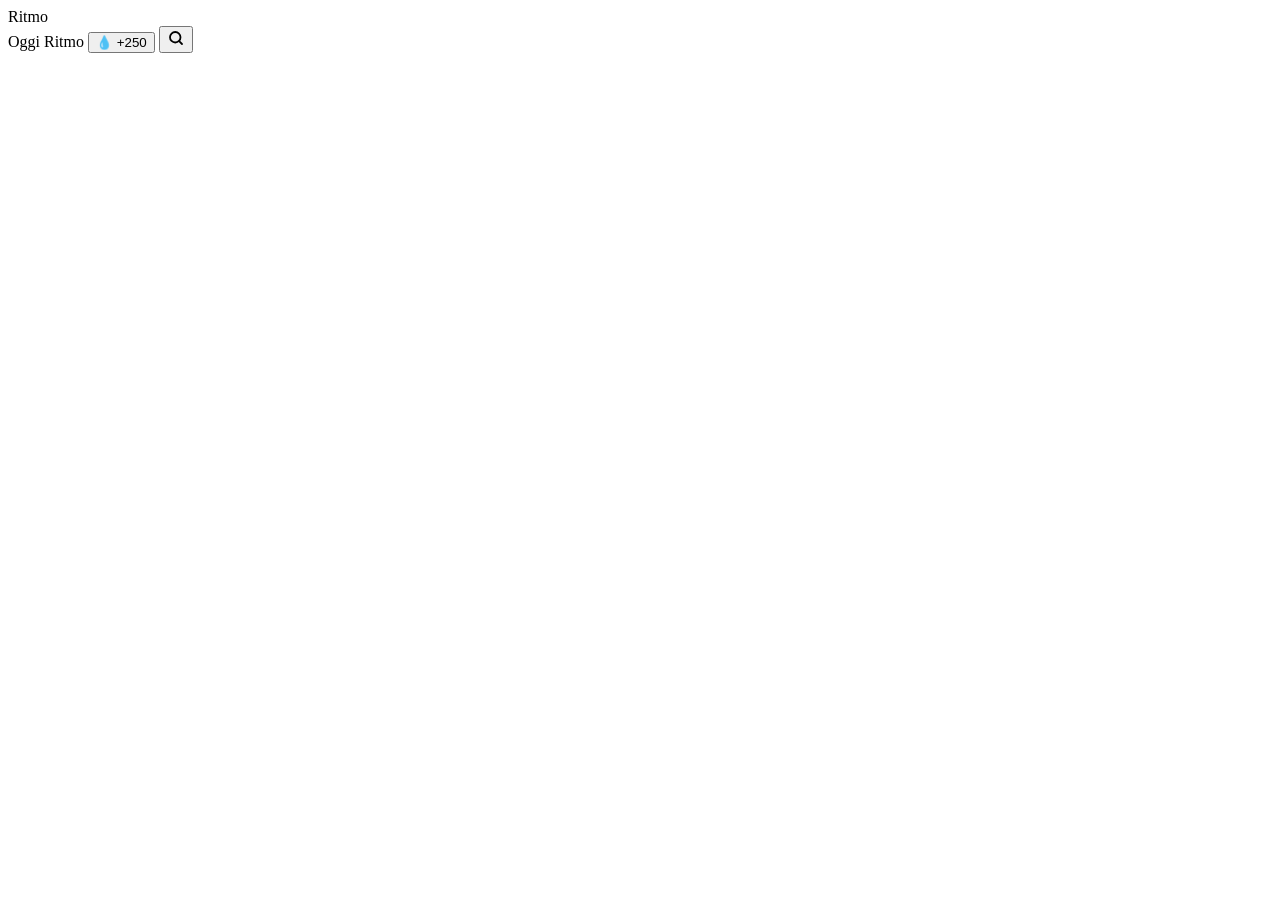
<file: src/shell.html>
<!DOCTYPE html>
<html lang="it">
<head>
<meta charset="utf-8">
<meta name="viewport" content="width=device-width, initial-scale=1, viewport-fit=cover">
<title>Ritmo</title>
<meta name="description" content="Ritmo: il tuo Daily OS. Acqua, workout, lavoro, attività, progetti e casa in un unico posto.">
<meta name="theme-color" content="#e3e5e8" media="(prefers-color-scheme: light)">
<meta name="theme-color" content="#101215" media="(prefers-color-scheme: dark)">
<meta name="mobile-web-app-capable" content="yes">
<meta name="apple-mobile-web-app-capable" content="yes">
<meta name="apple-mobile-web-app-title" content="Ritmo">
<meta name="apple-mobile-web-app-status-bar-style" content="default">
<meta name="format-detection" content="telephone=no">
<link rel="manifest" href="manifest.webmanifest">
<link rel="icon" href="icons/icon.svg" type="image/svg+xml">
<link rel="icon" href="icons/icon-192.png" sizes="192x192" type="image/png">
<link rel="apple-touch-icon" href="icons/apple-touch-icon.png">
<style>
/*__CSS__*/
</style>
</head>
<body>
<div class="app">
  <aside class="side" aria-label="Navigazione">
    <div class="brand"><span class="logo" aria-hidden="true"><i class="on" style="--c:var(--acqua)"></i><i></i><i class="on" style="--c:var(--workout)"></i><i></i><i class="on" style="--c:var(--lavoro)"></i><i class="on" style="--c:var(--todo)"></i><i class="on" style="--c:var(--progetti)"></i><i></i><i class="on" style="--c:var(--casa)"></i></span>Ritmo</div>
    <nav id="nav"></nav>
    <div class="side-foot" id="side-foot"></div>
  </aside>
  <div class="main-wrap">
    <header class="topbar">
      <span class="title" id="top-title">Oggi</span>
      <span class="brand mob-brand"><span class="logo" aria-hidden="true"><i class="on" style="--c:var(--acqua)"></i><i></i><i class="on" style="--c:var(--workout)"></i><i></i><i class="on" style="--c:var(--lavoro)"></i><i class="on" style="--c:var(--todo)"></i><i class="on" style="--c:var(--progetti)"></i><i></i><i class="on" style="--c:var(--casa)"></i></span>Ritmo</span>
      <span id="top-score" class="row" style="gap:6px"></span>
      <button type="button" class="btn sm tint" style="--c:var(--acqua)" data-act="water" aria-label="Aggiungi un bicchiere d'acqua"><span>💧 +<span id="top-glass">250</span></span></button>
      <button type="button" class="btn sm icon" data-act="palette" aria-label="Comandi rapidi" title="Comandi rapidi (⌘K)"><svg width="18" height="18" viewBox="0 0 24 24" fill="none" stroke="currentColor" stroke-width="2.4" stroke-linecap="round" aria-hidden="true"><circle cx="11" cy="11" r="7"/><path d="M20 20l-3.5-3.5"/></svg></button>
    </header>
    <main id="main" tabindex="-1"></main>
  </div>
</div>
<nav class="tabbar" id="tabbar" aria-label="Sezioni"></nav>
<div id="toasts" aria-live="polite"></div>
<div id="tip" class="hidden" role="tooltip"></div>
<noscript><p style="padding:24px">Ritmo ha bisogno di JavaScript attivo.</p></noscript>
<script>
/*__CORE__*/
</script>
<script>
/*__UI__*/
</script>
</body>
</html>
</file>
